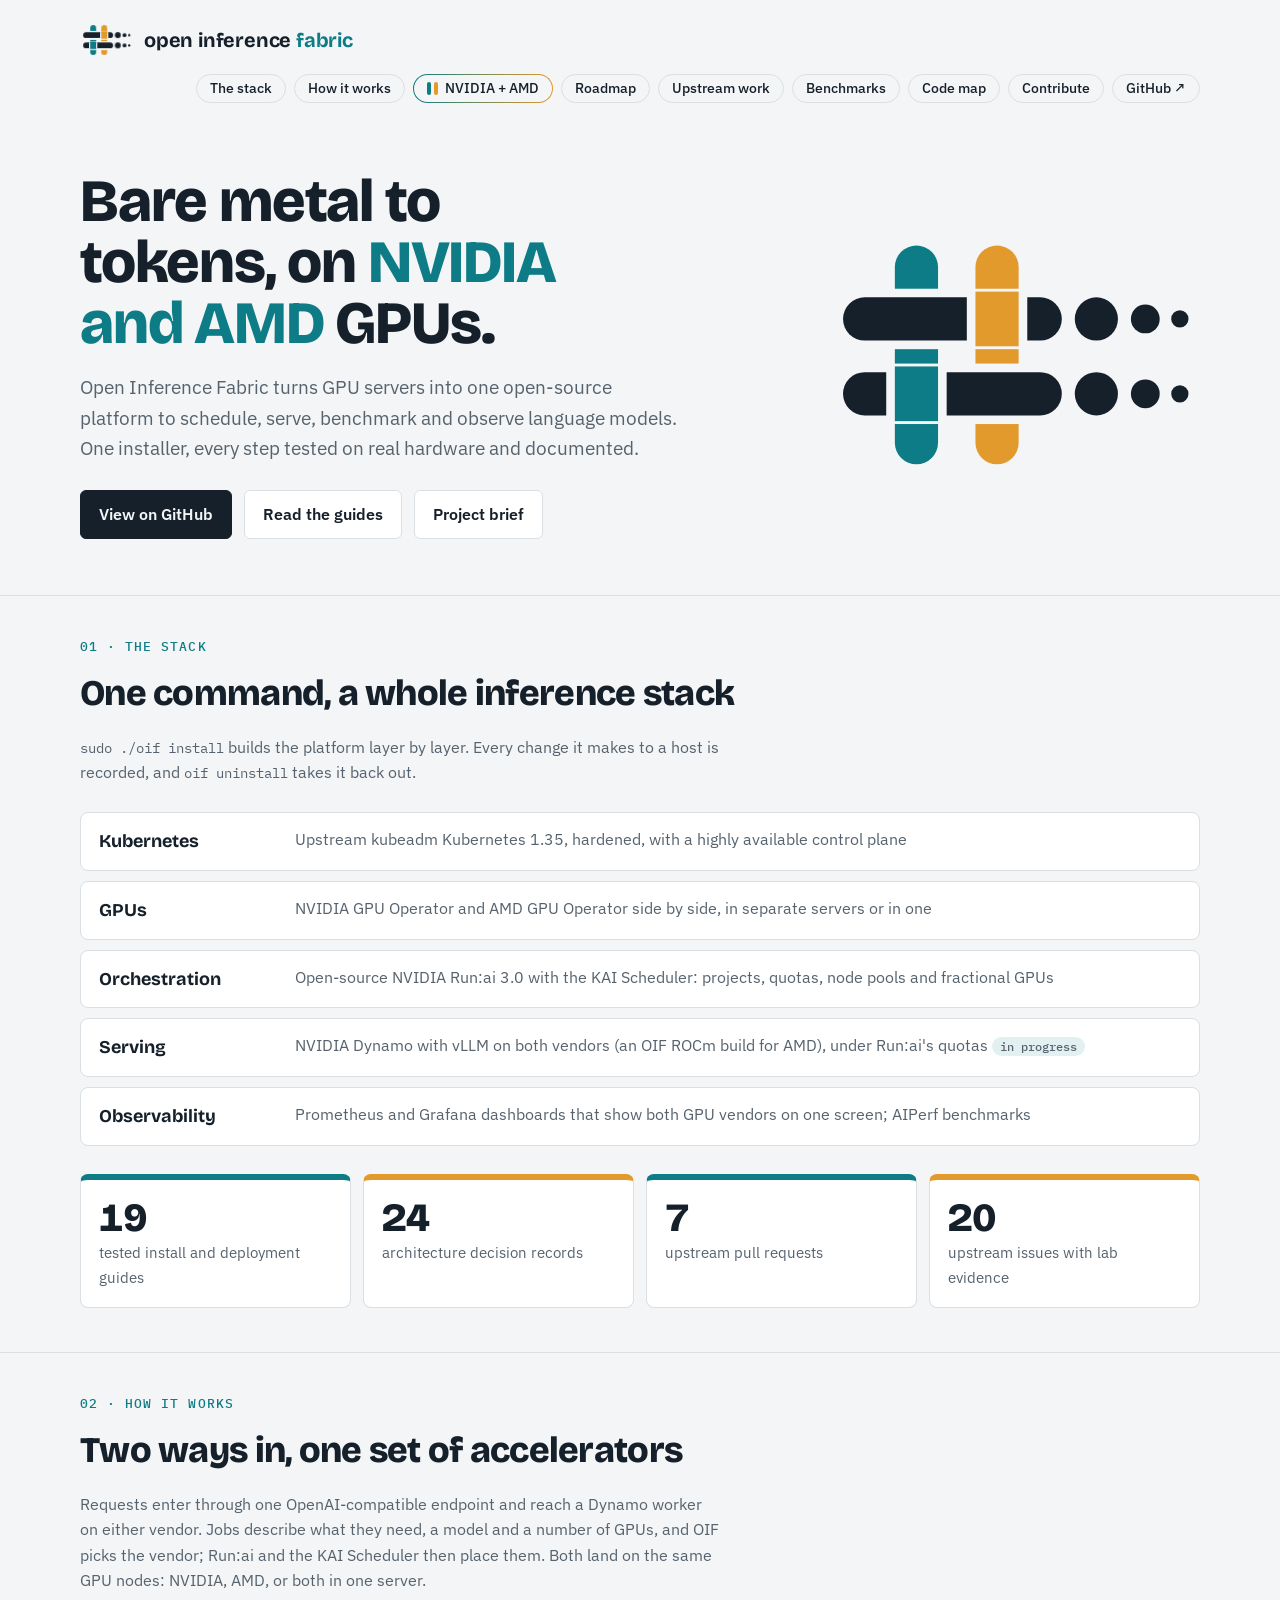
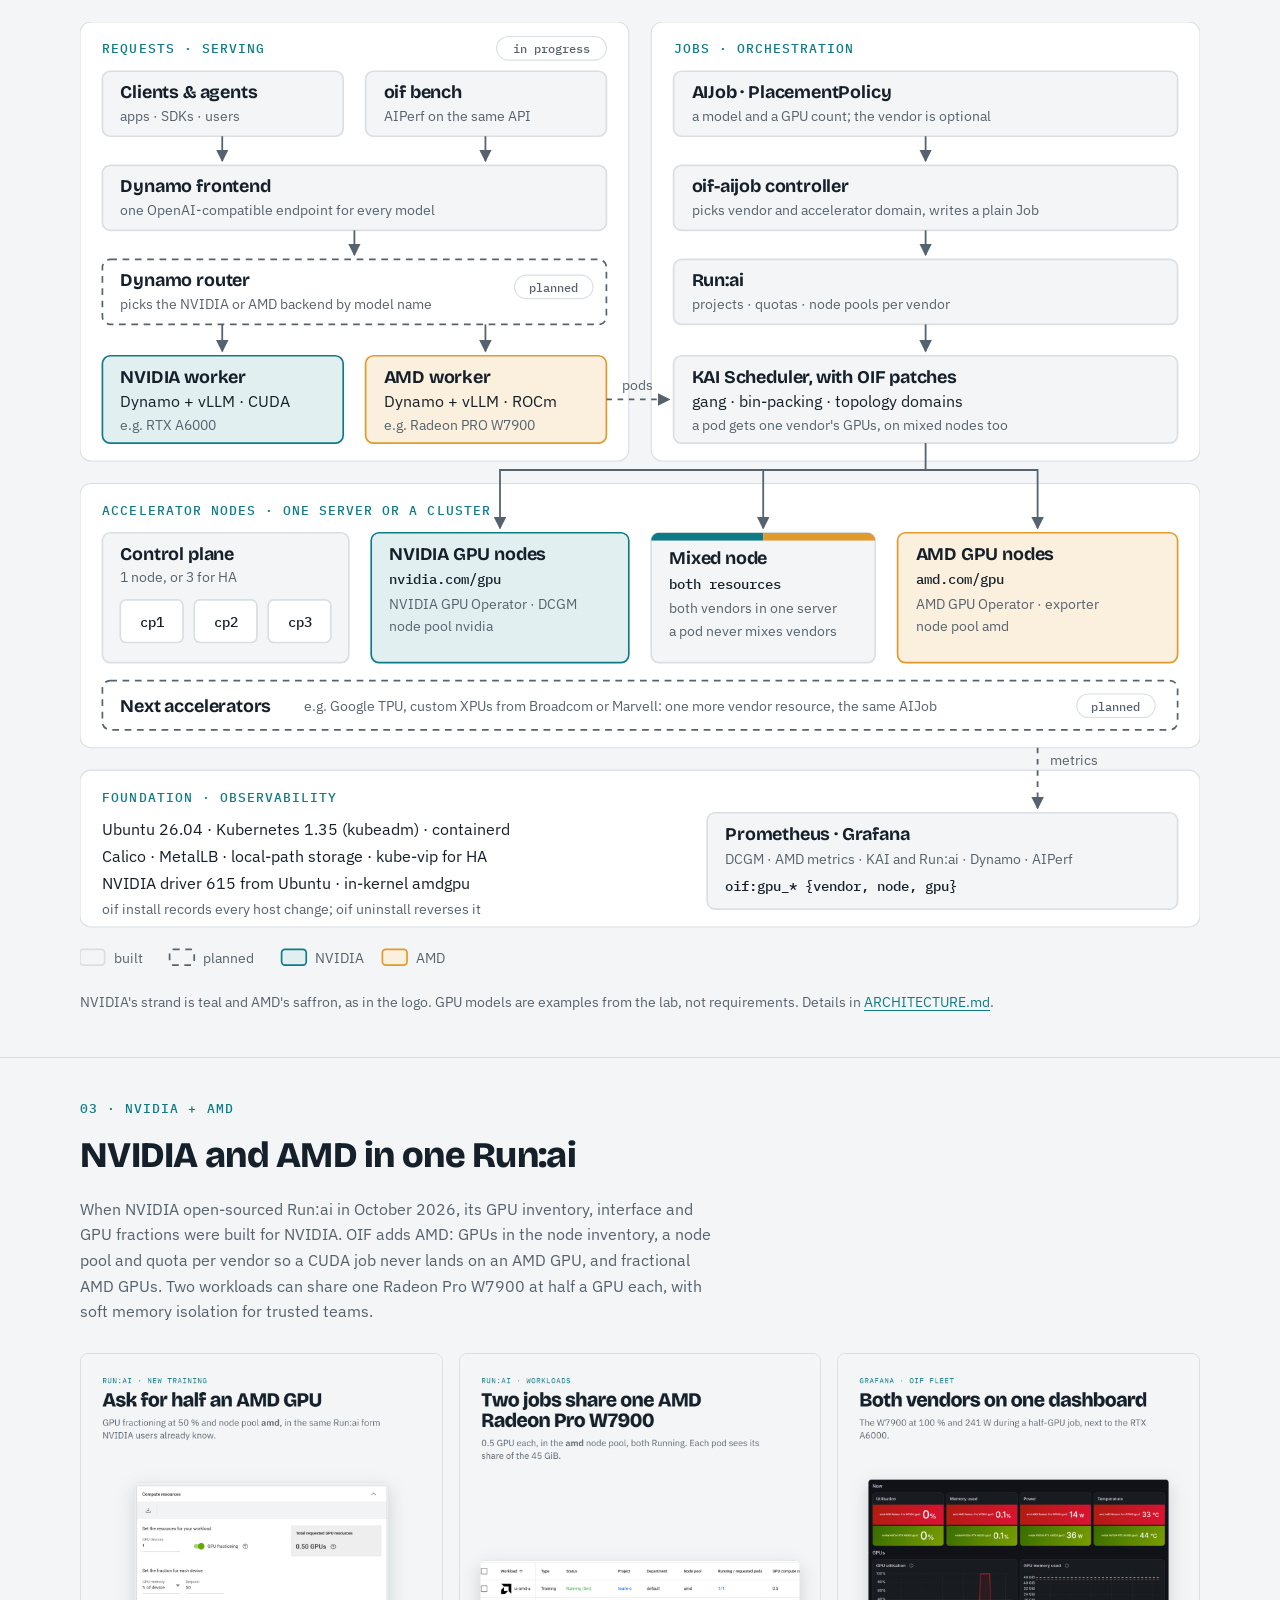
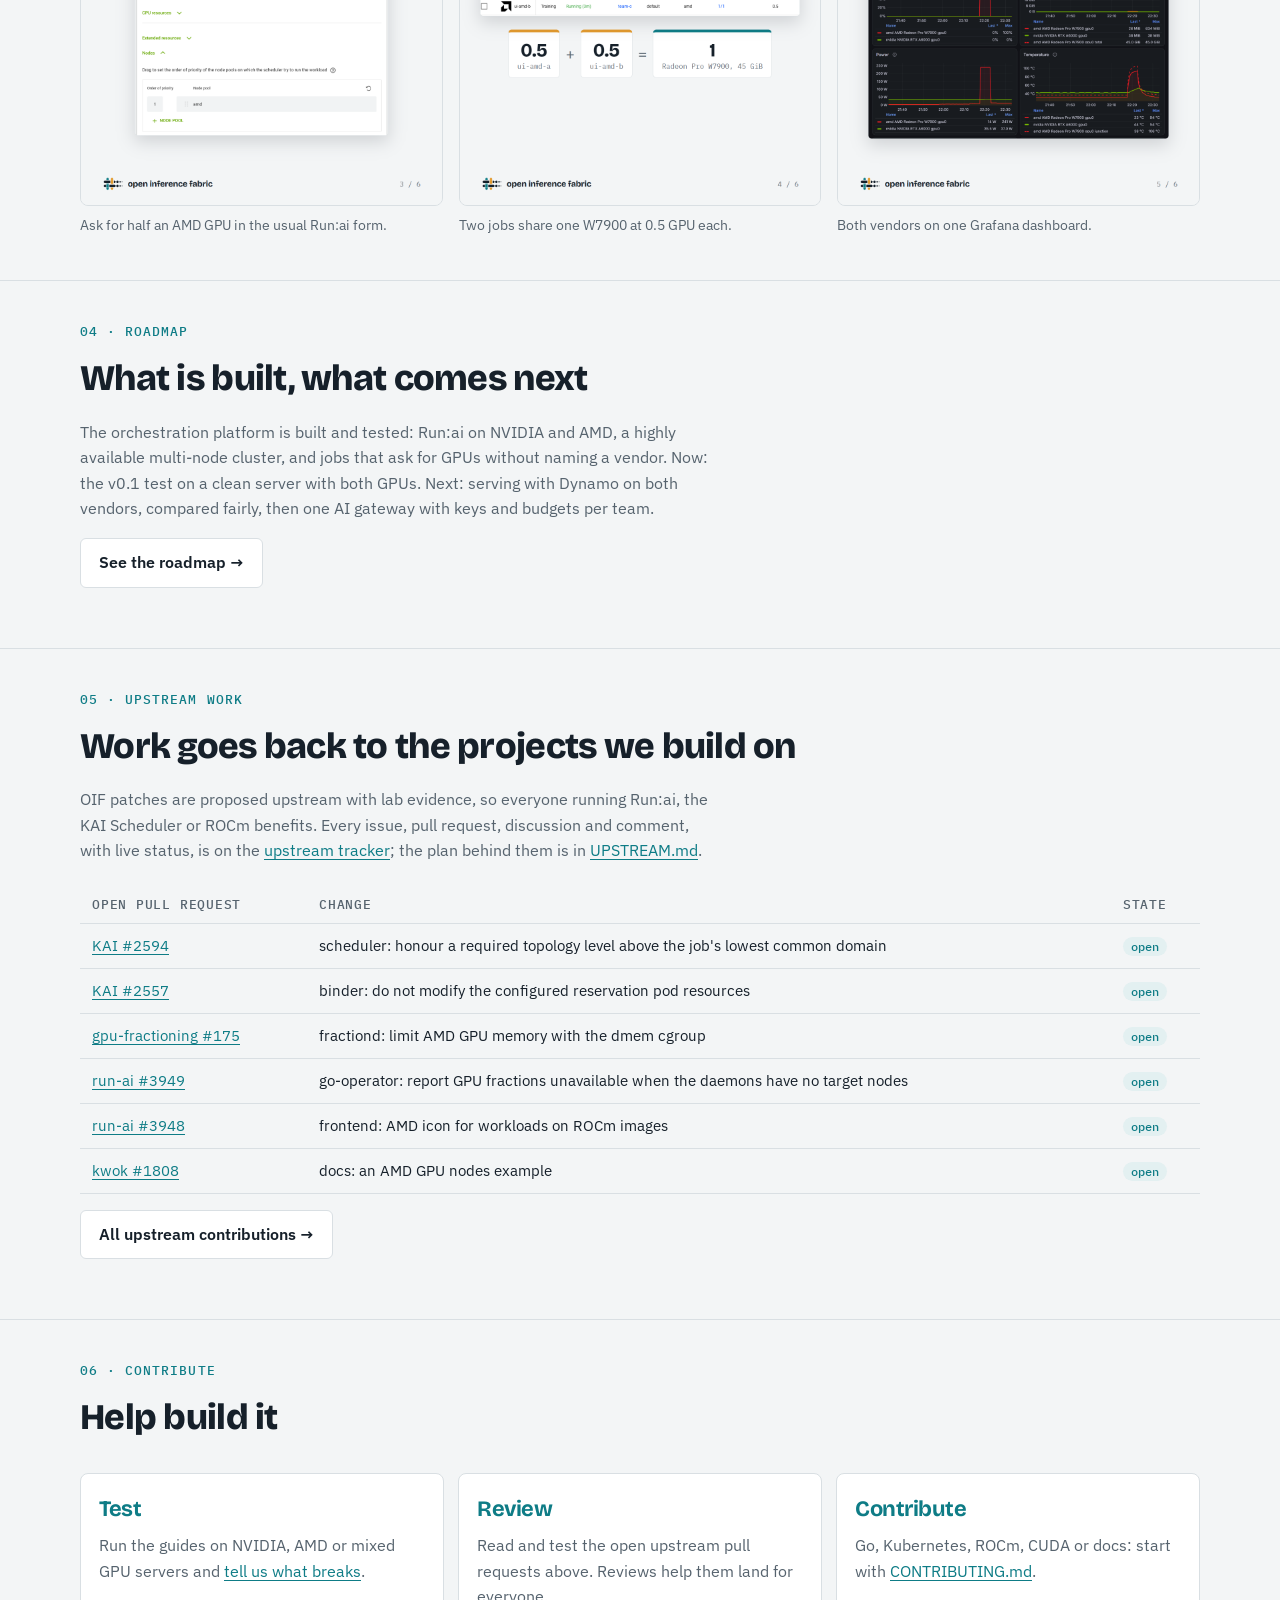
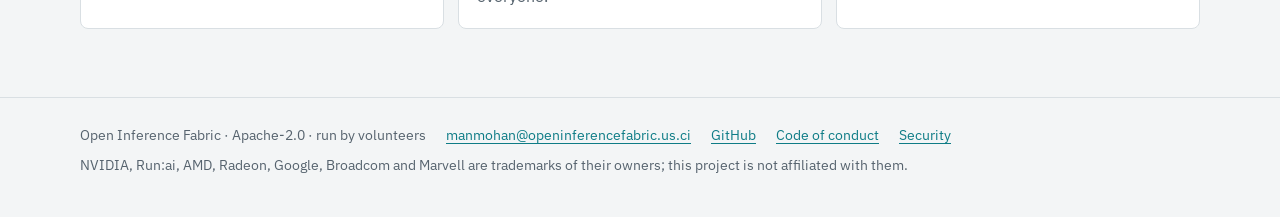
<file: index.html>
<!doctype html>
<html lang="en">
<head>
<meta charset="utf-8">
<meta name="viewport" content="width=device-width, initial-scale=1, viewport-fit=cover">
<title>Open Inference Fabric</title>
<meta name="description" content="Open source, bare metal to tokens: one platform to schedule, serve, benchmark and observe LLMs on NVIDIA and AMD GPUs.">
<meta property="og:title" content="Open Inference Fabric">
<meta property="og:description" content="Open source, bare metal to tokens: Run:ai, KAI Scheduler and Dynamo on NVIDIA and AMD GPUs.">
<meta property="og:image" content="https://openinferencefabric.github.io/img/oif-social-light-1280x640.png">
<meta property="og:url" content="https://openinferencefabric.github.io/">
<meta name="twitter:card" content="summary_large_image">
<link rel="icon" href="img/oif-icon-light-32.png" sizes="32x32">
<link rel="apple-touch-icon" href="img/oif-icon-light-180.png">
<link rel="preconnect" href="https://fonts.googleapis.com">
<link rel="stylesheet" href="https://fonts.googleapis.com/css2?family=Bricolage+Grotesque:opsz,wght@12..96,600;12..96,800&family=IBM+Plex+Sans:wght@400;500;600&family=IBM+Plex+Mono:wght@400;500&display=swap">
<link rel="stylesheet" href="site.css">
<style>
/* Layout: one column of sections on a quiet paper ground; the brand weave carries the colour. */
:root {
  --bg: #F3F5F6; --surface: #FFFFFF; --fg: #16202A; --muted: #56636E; --line: #D9DFE3;
  --teal: #0E7C86; --saffron: #E39A2D; --ink: #16202A; --tint: #E3F0F1;
  --display: "Bricolage Grotesque", "Segoe UI", system-ui, sans-serif;
  --body: "IBM Plex Sans", "Segoe UI", system-ui, sans-serif;
  --mono: "IBM Plex Mono", ui-monospace, Consolas, monospace;
  color-scheme: light;
}
@media (prefers-color-scheme: dark) {
  :root { --bg: #0E141A; --surface: #151D25; --fg: #E6EBEE; --muted: #9AA6B0; --line: #26313B;
    --teal: #2BA7B1; --saffron: #F0AE48; --ink: #E6EBEE; --tint: #13262A; color-scheme: dark; }
}
* { box-sizing: border-box; }
html, body { margin: 0; }
body { background: var(--bg); color: var(--fg); font: 16px/1.6 var(--body); }
a { color: var(--teal); text-underline-offset: 3px; }
a:focus-visible { outline: 2px solid var(--saffron); outline-offset: 2px; }
.wrap { max-width: 1160px; margin: 0 auto; padding-left: max(20px, env(safe-area-inset-left)); padding-right: max(20px, env(safe-area-inset-right)); }
h1, h2, h3 { font-family: var(--display); letter-spacing: -0.02em; text-wrap: balance; margin: 0; }
.hero { padding-block: 48px 56px; display: grid; grid-template-columns: 1.25fr 1fr; gap: 40px; align-items: center; }
.hero h1 { font-size: clamp(36px, 5.4vw, 60px); font-weight: 800; line-height: 1.02; }
.hero h1 em { font-style: normal; color: var(--teal); }
.hero p { font-size: 19px; color: var(--muted); max-width: 56ch; margin: 18px 0 0; }
.cta { display: flex; gap: 12px; flex-wrap: wrap; margin-top: 26px; }
.btn { display: inline-block; padding: 11px 18px; border-radius: 6px; font-weight: 600; text-decoration: none; border: 1px solid var(--line); color: var(--fg); background: var(--surface); }
.btn.primary { background: var(--ink); color: var(--bg); border-color: var(--ink); }
.hero .mark svg { width: 100%; max-width: 380px; height: auto; display: block; margin-left: auto; }
section { padding-block: 44px; border-top: 1px solid var(--line); }
.eyebrow { font: 500 13px/1 var(--mono); letter-spacing: 0.08em; text-transform: uppercase; color: var(--teal); margin-bottom: 12px; }
h2 { font-size: clamp(26px, 3.4vw, 36px); font-weight: 800; }
.lede { color: var(--muted); max-width: 64ch; margin: 12px 0 0; }
.stack { margin-top: 26px; display: grid; gap: 10px; }
.layer { display: grid; grid-template-columns: 180px 1fr; gap: 16px; background: var(--surface); border: 1px solid var(--line); border-radius: 8px; padding: 14px 18px; }
.layer b { font-family: var(--display); font-size: 18px; }
.layer span { color: var(--muted); min-width: 0; }
.stats { margin-top: 28px; display: grid; grid-template-columns: repeat(4, 1fr); gap: 12px; }
.stat { background: var(--surface); border: 1px solid var(--line); border-top: 6px solid var(--saffron); border-radius: 8px; padding: 16px 18px; }
.stat:nth-child(odd) { border-top-color: var(--teal); }
.stat b { display: block; font: 800 40px/1.1 var(--display); letter-spacing: -0.02em; font-variant-numeric: tabular-nums; }
.stat span { color: var(--muted); font-size: 15px; }
.shots { margin-top: 28px; display: grid; grid-template-columns: repeat(3, 1fr); gap: 16px; }
.shots figure { margin: 0; }
.shots img { width: 100%; height: auto; border-radius: 8px; border: 1px solid var(--line); display: block; }
.shots figcaption { font-size: 14px; color: var(--muted); margin-top: 8px; }
table { border-collapse: collapse; width: 100%; margin-top: 22px; font-size: 15px; }
.tbl { overflow-x: auto; }
th, td { text-align: left; padding: 10px 12px; border-bottom: 1px solid var(--line); vertical-align: top; }
th { font: 500 13px var(--mono); letter-spacing: 0.06em; text-transform: uppercase; color: var(--muted); }
td code, .mono { font-family: var(--mono); font-size: 14px; }
.state { display: inline-block; font: 500 12px var(--mono); padding: 2px 8px; border-radius: 999px; background: var(--tint); color: var(--teal); white-space: nowrap; }
.arch { margin: 28px 0 0; }
.arch-scroll { overflow-x: auto; -webkit-overflow-scrolling: touch; }
.arch svg { display: block; width: 100%; min-width: 760px; height: auto; }
.arch text { fill: var(--fg); font: 14px var(--body); }
.arch .t { font: 700 16px var(--display); letter-spacing: -0.01em; }
.arch .s { fill: var(--muted); font-size: 12.5px; }
.arch .m { font: 500 12.5px var(--mono); }
.arch .e { fill: var(--teal); font: 500 11.5px var(--mono); letter-spacing: 0.08em; }
.arch .p { fill: var(--muted); font: 500 11px var(--mono); }
.arch .lane { fill: var(--surface); stroke: var(--line); }
.arch .box { fill: var(--bg); stroke: var(--line); stroke-width: 1.5; }
.arch .box.plan { fill: none; stroke: var(--muted); stroke-dasharray: 6 5; }
.arch .box.nv { fill: color-mix(in srgb, var(--teal) 12%, var(--surface)); stroke: var(--teal); }
.arch .box.amd { fill: color-mix(in srgb, var(--saffron) 16%, var(--surface)); stroke: var(--saffron); }
.arch .bar-nv { fill: var(--teal); } .arch .bar-amd { fill: var(--saffron); }
.arch .cp { fill: var(--surface); stroke: var(--line); stroke-width: 1.5; }
.arch .pill { fill: none; stroke: var(--line); }
.arch .ln { fill: none; stroke: var(--muted); stroke-width: 1.6; marker-end: url(#arch-ah); }
.arch .ln.d { stroke-dasharray: 5 5; }
.arch figcaption { font-size: 14px; color: var(--muted); margin-top: 10px; }
.join { display: grid; grid-template-columns: repeat(3, 1fr); gap: 14px; margin-top: 26px; }
.join div { background: var(--surface); border: 1px solid var(--line); border-radius: 8px; padding: 18px; }
.join h3 { font-size: 22px; color: var(--teal); }
.join p { margin: 6px 0 0; color: var(--muted); }
@media (max-width: 820px) {
  .hero { grid-template-columns: 1fr; padding-block: 28px 40px; }
  .hero .mark { display: none; }
  .stats { grid-template-columns: repeat(2, 1fr); }
  .shots, .join { grid-template-columns: 1fr; }
  .layer { grid-template-columns: 1fr; gap: 2px; }
}
</style>
</head>
<body>

<!-- site-head -->
<header class="site-head"><div class="site-in">
    <a class="site-brand" href="./" aria-label="Open Inference Fabric home"><svg class="wv" viewBox="0 0 132 100" aria-hidden="true"><rect class="wv-x wv-warp" x="26" y="12" width="15" height="76" rx="7.5" style="fill:var(--teal)"/><rect class="wv-x wv-warp s" x="54" y="12" width="15" height="76" rx="7.5" style="fill:var(--saffron)"/><g class="wv-x wv-weft"><rect x="8" y="27" width="76" height="21" style="fill:var(--bg)"/><rect x="8" y="30" width="76" height="15" rx="7.5" style="fill:var(--ink)"/></g><g class="wv-x wv-weft b"><rect x="8" y="53" width="76" height="21" style="fill:var(--bg)"/><rect x="8" y="56" width="76" height="15" rx="7.5" style="fill:var(--ink)"/></g><g class="wv-x wv-cross"><rect x="51" y="29" width="21" height="17" style="fill:var(--bg)"/><rect x="54" y="28" width="15" height="19" style="fill:var(--saffron)"/></g><g class="wv-x wv-cross b"><rect x="23" y="55" width="21" height="17" style="fill:var(--bg)"/><rect x="26" y="54" width="15" height="19" style="fill:var(--teal)"/></g><circle class="wv-x wv-tok r1 t1" cx="96" cy="37.5" r="7.5" style="fill:var(--ink)"/><circle class="wv-x wv-tok r1 t2" cx="113" cy="37.5" r="5" style="fill:var(--ink)"/><circle class="wv-x wv-tok r1 t3" cx="125" cy="37.5" r="3" style="fill:var(--ink)"/><circle class="wv-x wv-tok r2 t1" cx="96" cy="63.5" r="7.5" style="fill:var(--ink)"/><circle class="wv-x wv-tok r2 t2" cx="113" cy="63.5" r="5" style="fill:var(--ink)"/><circle class="wv-x wv-tok r2 t3" cx="125" cy="63.5" r="3" style="fill:var(--ink)"/></svg><b>open inference <span>fabric</span></b></a>
    <nav class="site-nav" aria-label="Main">
      <a href="#stack">The stack</a>
      <a href="#architecture">How it works</a>
      <a class="duo" href="#amd"><i></i>NVIDIA + AMD</a>
      <a href="roadmap/">Roadmap</a>
      <a href="upstream/">Upstream work</a>
      <a href="benchmarks/">Benchmarks</a>
      <a href="code-map/">Code map</a>
      <a href="#contribute">Contribute</a>
      <a href="https://github.com/openinferencefabric/oif">GitHub ↗</a>
    </nav>
</div></header>
<!-- /site-head -->

<div class="wrap">

  <div class="hero">
    <div>
      <h1>Bare metal to tokens, on <em>NVIDIA and AMD</em> GPUs.</h1>
      <p>Open Inference Fabric turns GPU servers into one open-source platform to schedule, serve, benchmark and observe language models. One installer, every step tested on real hardware and documented.</p>
      <div class="cta">
        <a class="btn primary" href="https://github.com/openinferencefabric/oif">View on GitHub</a>
        <a class="btn" href="https://github.com/openinferencefabric/oif/tree/main/docs/guides">Read the guides</a>
        <a class="btn" href="https://github.com/openinferencefabric/oif/blob/main/docs/PROJECT-BRIEF.md">Project brief</a>
      </div>
    </div>
    <div class="mark">
<!-- hero-mark -->
<svg class="wv wv-loop" viewBox="0 0 132 100" role="img" aria-label="Open Inference Fabric logo"><rect class="wv-x wv-warp" x="26" y="12" width="15" height="76" rx="7.5" style="fill:var(--teal)"/><rect class="wv-x wv-warp s" x="54" y="12" width="15" height="76" rx="7.5" style="fill:var(--saffron)"/><g class="wv-x wv-weft"><rect x="8" y="27" width="76" height="21" style="fill:var(--bg)"/><rect x="8" y="30" width="76" height="15" rx="7.5" style="fill:var(--ink)"/></g><g class="wv-x wv-weft b"><rect x="8" y="53" width="76" height="21" style="fill:var(--bg)"/><rect x="8" y="56" width="76" height="15" rx="7.5" style="fill:var(--ink)"/></g><g class="wv-x wv-cross"><rect x="51" y="29" width="21" height="17" style="fill:var(--bg)"/><rect x="54" y="28" width="15" height="19" style="fill:var(--saffron)"/></g><g class="wv-x wv-cross b"><rect x="23" y="55" width="21" height="17" style="fill:var(--bg)"/><rect x="26" y="54" width="15" height="19" style="fill:var(--teal)"/></g><circle class="wv-x wv-tok r1 t1" cx="96" cy="37.5" r="7.5" style="fill:var(--ink)"/><circle class="wv-x wv-tok r1 t2" cx="113" cy="37.5" r="5" style="fill:var(--ink)"/><circle class="wv-x wv-tok r1 t3" cx="125" cy="37.5" r="3" style="fill:var(--ink)"/><circle class="wv-x wv-tok r2 t1" cx="96" cy="63.5" r="7.5" style="fill:var(--ink)"/><circle class="wv-x wv-tok r2 t2" cx="113" cy="63.5" r="5" style="fill:var(--ink)"/><circle class="wv-x wv-tok r2 t3" cx="125" cy="63.5" r="3" style="fill:var(--ink)"/></svg>
<!-- /hero-mark -->
</div>
  </div>
</div>

<section id="stack"><div class="wrap">
  <div class="eyebrow">01 · The stack</div>
  <h2>One command, a whole inference stack</h2>
  <p class="lede"><code class="mono">sudo ./oif install</code> builds the platform layer by layer. Every change it makes to a host is recorded, and <code class="mono">oif uninstall</code> takes it back out.</p>
  <div class="stack">
    <div class="layer"><b>Kubernetes</b><span>Upstream kubeadm Kubernetes 1.35, hardened, with a highly available control plane</span></div>
    <div class="layer"><b>GPUs</b><span>NVIDIA GPU Operator and AMD GPU Operator side by side, in separate servers or in one</span></div>
    <div class="layer"><b>Orchestration</b><span>Open-source NVIDIA Run:ai 3.0 with the KAI Scheduler: projects, quotas, node pools and fractional GPUs</span></div>
    <div class="layer"><b>Serving</b><span>NVIDIA Dynamo with vLLM on both vendors (an OIF ROCm build for AMD), under Run:ai's quotas <span class="state">in progress</span></span></div>
    <div class="layer"><b>Observability</b><span>Prometheus and Grafana dashboards that show both GPU vendors on one screen; AIPerf benchmarks</span></div>
  </div>
  <div class="stats">
    <div class="stat"><b>19</b><span>tested install and deployment guides</span></div>
    <div class="stat"><b>24</b><span>architecture decision records</span></div>
    <div class="stat"><b>7</b><span>upstream pull requests</span></div>
    <div class="stat"><b>20</b><span>upstream issues with lab evidence</span></div>
  </div>
</div></section>

<section id="architecture"><div class="wrap">
  <div class="eyebrow">02 · How it works</div>
  <h2>Two ways in, one set of accelerators</h2>
  <p class="lede">Requests enter through one OpenAI-compatible endpoint and reach a Dynamo worker on either vendor. Jobs describe what they need, a model and a number of GPUs, and OIF picks the vendor; Run:ai and the KAI Scheduler then place them. Both land on the same GPU nodes: NVIDIA, AMD, or both in one server.</p>
  <figure class="arch">
    <div class="arch-scroll">
    <svg viewBox="0 0 1000 856" role="img" aria-labelledby="arch-t arch-d">
      <title id="arch-t">Open Inference Fabric architecture</title>
      <desc id="arch-d">Left, the serving path: clients and the oif bench load generator call the Dynamo frontend's OpenAI-compatible endpoint; a router (planned) picks an NVIDIA worker or an AMD worker, both Dynamo with vLLM. Right, the job path: an AIJob with a PlacementPolicy, the oif-aijob controller that picks vendor and accelerator domain, Run:ai projects, quotas and node pools, and the KAI Scheduler with OIF patches, which also schedules the Dynamo workers. KAI binds pods to NVIDIA GPU nodes, mixed nodes with both vendors, or AMD GPU nodes, next to a one- or three-node control plane; a placeholder marks accelerators planned next, such as Google TPUs and custom XPUs from Broadcom or Marvell. Underneath: Ubuntu 26.04, Kubernetes 1.35, containerd, Calico, MetalLB, local-path storage and kube-vip, with Prometheus and Grafana collecting metrics from both vendors.</desc>
      <defs>
        <marker id="arch-ah" viewBox="0 0 10 10" refX="9" refY="5" markerWidth="7" markerHeight="7" orient="auto-start-reverse"><path d="M0 0L10 5L0 10z" style="fill:var(--muted)"/></marker>
      </defs>

      <!-- serving path -->
      <rect class="lane" x="0" y="0" width="490" height="392" rx="10"/>
      <text class="e" x="20" y="28">REQUESTS · SERVING</text>
      <rect class="pill" x="372" y="13" width="98" height="21" rx="10.5"/><text class="p" x="421" y="28" text-anchor="middle">in progress</text>
      <rect class="box" x="20" y="44" width="215" height="58" rx="7"/>
      <text class="t" x="36" y="68">Clients &amp; agents</text><text class="s" x="36" y="88">apps · SDKs · users</text>
      <rect class="box" x="255" y="44" width="215" height="58" rx="7"/>
      <text class="t" x="271" y="68">oif bench</text><text class="s" x="271" y="88">AIPerf on the same API</text>
      <path class="ln" d="M127 102V124"/><path class="ln" d="M362 102V124"/>
      <rect class="box" x="20" y="128" width="450" height="58" rx="7"/>
      <text class="t" x="36" y="152">Dynamo frontend</text><text class="s" x="36" y="172">one OpenAI-compatible endpoint for every model</text>
      <path class="ln" d="M245 186V208"/>
      <rect class="box plan" x="20" y="212" width="450" height="58" rx="7"/>
      <text class="t" x="36" y="236">Dynamo router</text><text class="s" x="36" y="256">picks the NVIDIA or AMD backend by model name</text>
      <rect class="pill" x="388" y="226" width="70" height="21" rx="10.5"/><text class="p" x="423" y="241" text-anchor="middle">planned</text>
      <path class="ln" d="M127 270V294"/><path class="ln" d="M362 270V294"/>
      <rect class="box nv" x="20" y="298" width="215" height="78" rx="7"/>
      <text class="t" x="36" y="322">NVIDIA worker</text><text x="36" y="344">Dynamo + vLLM · CUDA</text><text class="s" x="36" y="364">e.g. RTX A6000</text>
      <rect class="box amd" x="255" y="298" width="215" height="78" rx="7"/>
      <text class="t" x="271" y="322">AMD worker</text><text x="271" y="344">Dynamo + vLLM · ROCm</text><text class="s" x="271" y="364">e.g. Radeon PRO W7900</text>

      <!-- job path -->
      <rect class="lane" x="510" y="0" width="490" height="392" rx="10"/>
      <text class="e" x="530" y="28">JOBS · ORCHESTRATION</text>
      <rect class="box" x="530" y="44" width="450" height="58" rx="7"/>
      <text class="t" x="546" y="68">AIJob · PlacementPolicy</text><text class="s" x="546" y="88">a model and a GPU count; the vendor is optional</text>
      <path class="ln" d="M755 102V124"/>
      <rect class="box" x="530" y="128" width="450" height="58" rx="7"/>
      <text class="t" x="546" y="152">oif-aijob controller</text><text class="s" x="546" y="172">picks vendor and accelerator domain, writes a plain Job</text>
      <path class="ln" d="M755 186V208"/>
      <rect class="box" x="530" y="212" width="450" height="58" rx="7"/>
      <text class="t" x="546" y="236">Run:ai</text><text class="s" x="546" y="256">projects · quotas · node pools per vendor</text>
      <path class="ln" d="M755 270V294"/>
      <rect class="box" x="530" y="298" width="450" height="78" rx="7"/>
      <text class="t" x="546" y="322">KAI Scheduler, with OIF patches</text><text x="546" y="344">gang · bin-packing · topology domains</text><text class="s" x="546" y="364">a pod gets one vendor's GPUs, on mixed nodes too</text>
      <path class="ln d" d="M470 337H526"/><text class="s" x="498" y="329" text-anchor="middle">pods</text>

      <!-- GPU nodes -->
      <rect class="lane" x="0" y="412" width="1000" height="236" rx="10"/>
      <path class="ln" d="M755 376V400H375V452"/><path class="ln" d="M610 400V452"/><path class="ln" d="M755 400H855V452"/>
      <text class="e" x="20" y="440">ACCELERATOR NODES · ONE SERVER OR A CLUSTER</text>
      <rect class="box" x="20" y="456" width="220" height="116" rx="7"/>
      <text class="t" x="36" y="480">Control plane</text><text class="s" x="36" y="500">1 node, or 3 for HA</text>
      <rect class="cp" x="36" y="516" width="56" height="38" rx="5"/><text class="m" x="64" y="540" text-anchor="middle">cp1</text>
      <rect class="cp" x="102" y="516" width="56" height="38" rx="5"/><text class="m" x="130" y="540" text-anchor="middle">cp2</text>
      <rect class="cp" x="168" y="516" width="56" height="38" rx="5"/><text class="m" x="196" y="540" text-anchor="middle">cp3</text>
      <rect class="box nv" x="260" y="456" width="230" height="116" rx="7"/>
      <text class="t" x="276" y="480">NVIDIA GPU nodes</text><text class="m" x="276" y="502">nvidia.com/gpu</text><text class="s" x="276" y="524">NVIDIA GPU Operator · DCGM</text><text class="s" x="276" y="544">node pool nvidia</text>
      <rect class="box" x="510" y="456" width="200" height="116" rx="7"/>
      <clipPath id="arch-mix"><rect x="510" y="456" width="200" height="116" rx="7"/></clipPath>
      <g clip-path="url(#arch-mix)"><rect class="bar-nv" x="510" y="456" width="100" height="7"/><rect class="bar-amd" x="610" y="456" width="100" height="7"/></g>
      <text class="t" x="526" y="484">Mixed node</text><text class="m" x="526" y="506">both resources</text><text class="s" x="526" y="528">both vendors in one server</text><text class="s" x="526" y="548">a pod never mixes vendors</text>
      <rect class="box amd" x="730" y="456" width="250" height="116" rx="7"/>
      <text class="t" x="746" y="480">AMD GPU nodes</text><text class="m" x="746" y="502">amd.com/gpu</text><text class="s" x="746" y="524">AMD GPU Operator · exporter</text><text class="s" x="746" y="544">node pool amd</text>
      <rect class="box plan" x="20" y="588" width="960" height="44" rx="7"/>
      <text class="t" x="36" y="616">Next accelerators</text><text class="s" x="200" y="615">e.g. Google TPU, custom XPUs from Broadcom or Marvell: one more vendor resource, the same AIJob</text>
      <rect class="pill" x="890" y="600" width="70" height="21" rx="10.5"/><text class="p" x="925" y="615" text-anchor="middle">planned</text>

      <!-- foundation -->
      <g transform="translate(0 56)">
      <rect class="lane" x="0" y="612" width="1000" height="140" rx="10"/>
      <path class="ln d" d="M855 592V646"/><text class="s" x="866" y="607">metrics</text>
      <text class="e" x="20" y="640">FOUNDATION · OBSERVABILITY</text>
      <text x="20" y="670">Ubuntu 26.04 · Kubernetes 1.35 (kubeadm) · containerd</text>
      <text x="20" y="694">Calico · MetalLB · local-path storage · kube-vip for HA</text>
      <text x="20" y="718">NVIDIA driver 615 from Ubuntu · in-kernel amdgpu</text>
      <text class="s" x="20" y="740">oif install records every host change; oif uninstall reverses it</text>
      <rect class="box" x="560" y="650" width="420" height="86" rx="7"/>
      <text class="t" x="576" y="674">Prometheus · Grafana</text><text class="s" x="576" y="696">DCGM · AMD metrics · KAI and Run:ai · Dynamo · AIPerf</text><text class="m" x="576" y="720">oif:gpu_* {vendor, node, gpu}</text>

      <!-- legend -->
      <rect class="box" x="0" y="772" width="22" height="14" rx="3"/><text class="s" x="30" y="784">built</text>
      <rect class="box plan" x="80" y="772" width="22" height="14" rx="3"/><text class="s" x="110" y="784">planned</text>
      <rect class="box nv" x="180" y="772" width="22" height="14" rx="3"/><text class="s" x="210" y="784">NVIDIA</text>
      <rect class="box amd" x="270" y="772" width="22" height="14" rx="3"/><text class="s" x="300" y="784">AMD</text>
      </g>
    </svg>
    </div>
    <figcaption>NVIDIA's strand is teal and AMD's saffron, as in the logo. GPU models are examples from the lab, not requirements. Details in <a href="https://github.com/openinferencefabric/oif/blob/main/docs/ARCHITECTURE.md">ARCHITECTURE.md</a>.</figcaption>
  </figure>
</div></section>

<section id="amd"><div class="wrap">
  <div class="eyebrow">03 · NVIDIA + AMD</div>
  <h2>NVIDIA and AMD in one Run:ai</h2>
  <p class="lede">When NVIDIA open-sourced Run:ai in October 2026, its GPU inventory, interface and GPU fractions were built for NVIDIA. OIF adds AMD: GPUs in the node inventory, a node pool and quota per vendor so a CUDA job never lands on an AMD GPU, and fractional AMD GPUs. Two workloads can share one Radeon Pro W7900 at half a GPU each, with soft memory isolation for trusted teams.</p>
  <div class="shots">
    <figure><img src="img/03-form.png" alt="Run:ai form asking for half an AMD GPU in node pool amd" loading="lazy" width="1080" height="1350"><figcaption>Ask for half an AMD GPU in the usual Run:ai form.</figcaption></figure>
    <figure><img src="img/04-workloads.png" alt="Two Run:ai workloads at 0.5 GPU each on one AMD Radeon Pro W7900" loading="lazy" width="1080" height="1350"><figcaption>Two jobs share one W7900 at 0.5 GPU each.</figcaption></figure>
    <figure><img src="img/05-grafana.png" alt="Grafana dashboard with an AMD and an NVIDIA GPU side by side" loading="lazy" width="1080" height="1350"><figcaption>Both vendors on one Grafana dashboard.</figcaption></figure>
  </div>
</div></section>

<section id="roadmap"><div class="wrap">
  <div class="eyebrow">04 · Roadmap</div>
  <h2>What is built, what comes next</h2>
  <p class="lede">The orchestration platform is built and tested: Run:ai on NVIDIA and AMD, a highly available multi-node cluster, and jobs that ask for GPUs without naming a vendor. Now: the v0.1 test on a clean server with both GPUs. Next: serving with Dynamo on both vendors, compared fairly, then one AI gateway with keys and budgets per team.</p>
  <p style="margin-top:16px"><a class="btn" href="roadmap/">See the roadmap →</a></p>
</div></section>

<section id="upstream"><div class="wrap">
  <div class="eyebrow">05 · Upstream work</div>
  <h2>Work goes back to the projects we build on</h2>
  <p class="lede">OIF patches are proposed upstream with lab evidence, so everyone running Run:ai, the KAI Scheduler or ROCm benefits. Every issue, pull request, discussion and comment, with live status, is on the <a href="upstream/">upstream tracker</a>; the plan behind them is in <a href="https://github.com/openinferencefabric/oif/blob/main/docs/UPSTREAM.md">UPSTREAM.md</a>.</p>
  <div class="tbl"><table>
    <thead><tr><th>Open pull request</th><th>Change</th><th>State</th></tr></thead>
    <tbody>
      <tr><td><a href="https://github.com/kai-scheduler/KAI-Scheduler/pull/2594">KAI #2594</a></td><td>scheduler: honour a required topology level above the job's lowest common domain</td><td><span class="state">open</span></td></tr>
      <tr><td><a href="https://github.com/kai-scheduler/KAI-Scheduler/pull/2557">KAI #2557</a></td><td>binder: do not modify the configured reservation pod resources</td><td><span class="state">open</span></td></tr>
      <tr><td><a href="https://github.com/kai-scheduler/gpu-fractioning/pull/175">gpu-fractioning #175</a></td><td>fractiond: limit AMD GPU memory with the dmem cgroup</td><td><span class="state">open</span></td></tr>
      <tr><td><a href="https://github.com/dsx-ai-factory/run-ai/pull/3949">run-ai #3949</a></td><td>go-operator: report GPU fractions unavailable when the daemons have no target nodes</td><td><span class="state">open</span></td></tr>
      <tr><td><a href="https://github.com/dsx-ai-factory/run-ai/pull/3948">run-ai #3948</a></td><td>frontend: AMD icon for workloads on ROCm images</td><td><span class="state">open</span></td></tr>
      <tr><td><a href="https://github.com/kubernetes-sigs/kwok/pull/1808">kwok #1808</a></td><td>docs: an AMD GPU nodes example</td><td><span class="state">open</span></td></tr>
    </tbody>
  </table></div>
  <p style="margin-top:16px"><a class="btn" href="upstream/">All upstream contributions →</a></p>
</div></section>

<section id="contribute"><div class="wrap">
  <div class="eyebrow">06 · Contribute</div>
  <h2>Help build it</h2>
  <div class="join">
    <div><h3>Test</h3><p>Run the guides on NVIDIA, AMD or mixed GPU servers and <a href="https://github.com/openinferencefabric/oif/issues/new/choose">tell us what breaks</a>.</p></div>
    <div><h3>Review</h3><p>Read and test the open upstream pull requests above. Reviews help them land for everyone.</p></div>
    <div><h3>Contribute</h3><p>Go, Kubernetes, ROCm, CUDA or docs: start with <a href="https://github.com/openinferencefabric/oif/blob/main/CONTRIBUTING.md">CONTRIBUTING.md</a>.</p></div>
  </div>
</div></section>

<!-- site-foot -->
<footer class="site-foot"><div class="site-in">
    <span>Open Inference Fabric · Apache-2.0 · run by volunteers</span>
    <a href="mailto:manmohan@openinferencefabric.us.ci">manmohan@openinferencefabric.us.ci</a>
    <a href="https://github.com/openinferencefabric">GitHub</a>
    <a href="https://github.com/openinferencefabric/oif/blob/main/CODE_OF_CONDUCT.md">Code of conduct</a>
    <a href="https://github.com/openinferencefabric/oif/blob/main/docs/SECURITY.md">Security</a>
    <span class="tm">NVIDIA, Run:ai, AMD, Radeon, Google, Broadcom and Marvell are trademarks of their owners; this project is not affiliated with them.</span>
</div></footer>
<!-- /site-foot -->
</body>
</html>
</file>
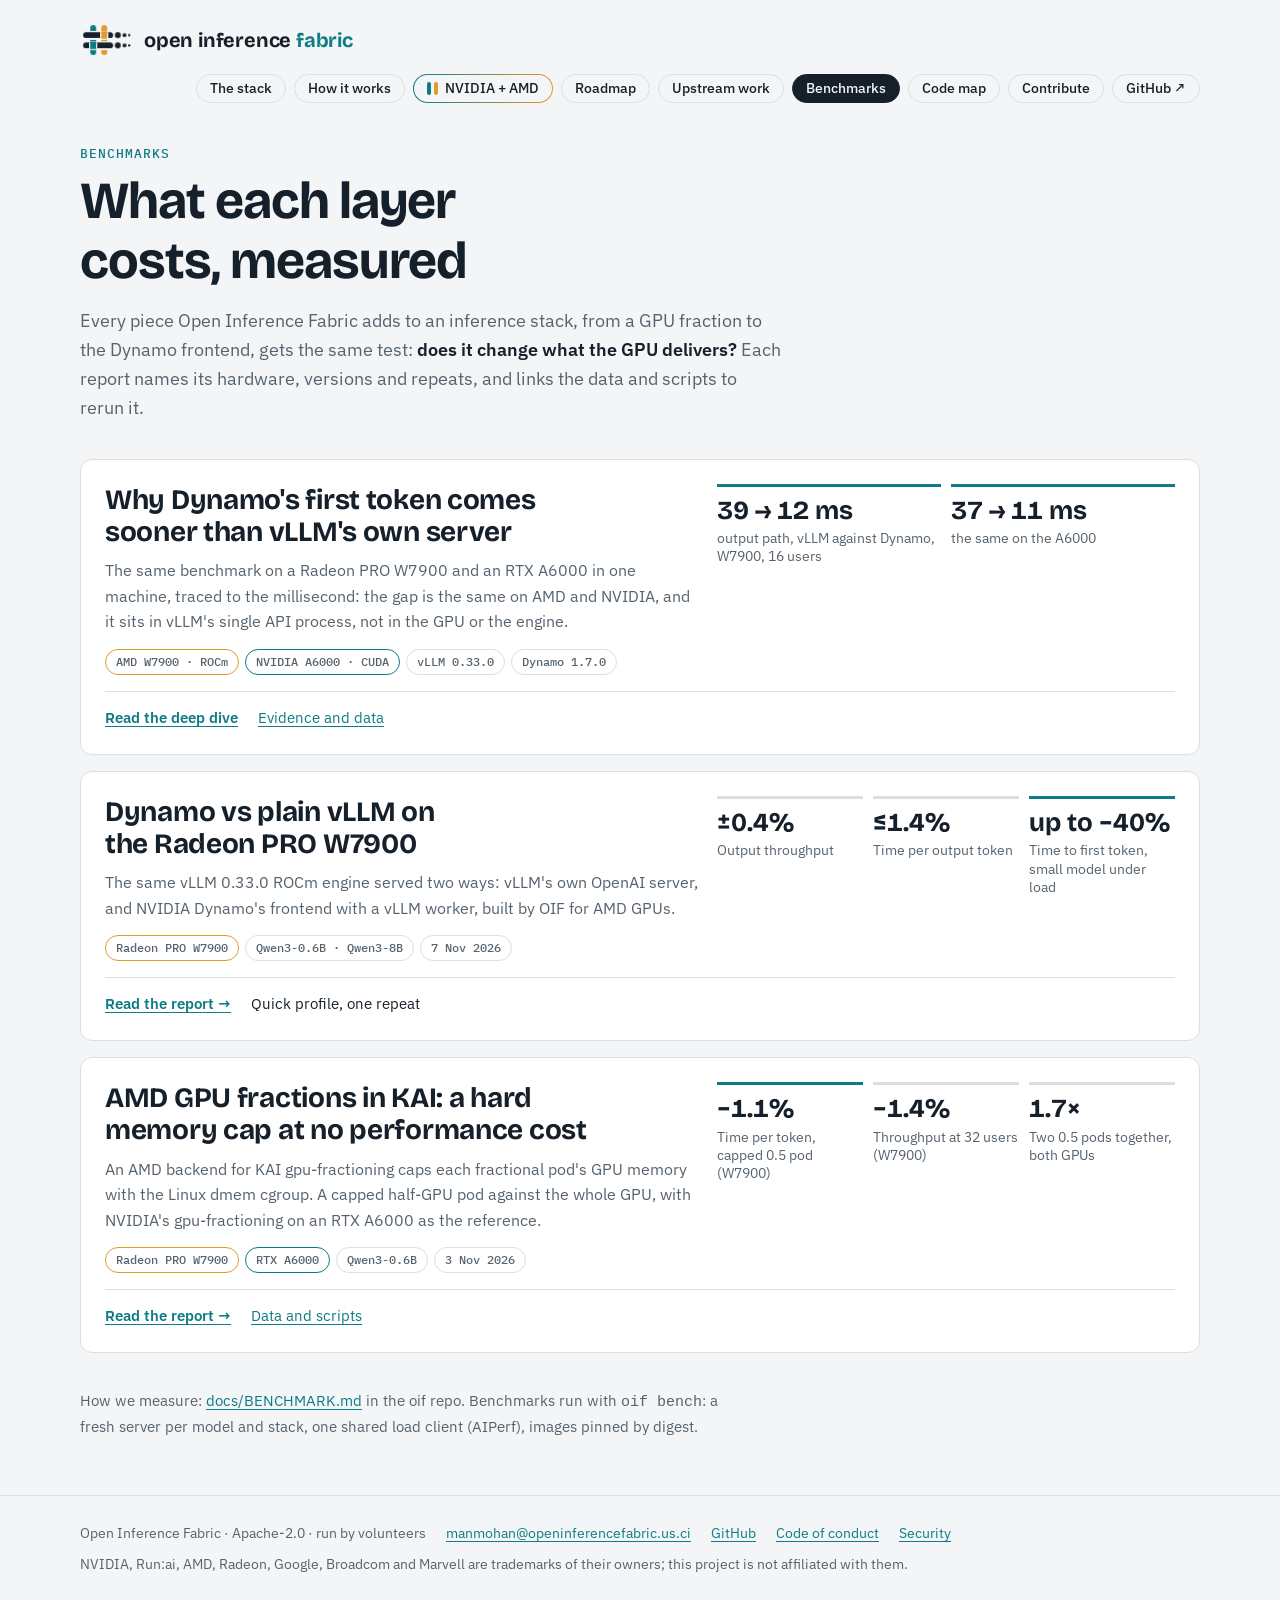
<file: benchmarks/index.html>
<!doctype html>
<html lang="en">
<head>
<meta charset="utf-8">
<meta name="viewport" content="width=device-width, initial-scale=1, viewport-fit=cover">
<title>Benchmarks · Open Inference Fabric</title>
<meta name="description" content="Open Inference Fabric benchmarks on NVIDIA and AMD GPUs: what each layer of the stack costs or gains, with the data and scripts to rerun it.">
<meta property="og:title" content="Open Inference Fabric benchmarks">
<meta property="og:description" content="What each layer of the stack costs or gains on NVIDIA and AMD GPUs, with the data and scripts to rerun it.">
<meta property="og:url" content="https://openinferencefabric.us.ci/benchmarks/">
<meta property="og:image" content="https://openinferencefabric.github.io/img/oif-social-light-1280x640.png">
<link rel="canonical" href="https://openinferencefabric.us.ci/benchmarks/">
<link rel="icon" href="../img/oif-icon-light-32.png" sizes="32x32">
<link rel="apple-touch-icon" href="../img/oif-icon-light-180.png">
<link rel="preconnect" href="https://fonts.googleapis.com">
<link rel="preconnect" href="https://fonts.gstatic.com" crossorigin>
<link rel="stylesheet" href="https://fonts.googleapis.com/css2?family=Bricolage+Grotesque:opsz,wght@12..96,600;12..96,700&family=IBM+Plex+Mono:wght@400;500&family=IBM+Plex+Sans:wght@400;500;600&display=swap">
<link rel="stylesheet" href="../site.css">
<style>
/* Layout: a short intro, then one card per report; each card leads with its question and the measured answer. */
:root {
  --bg: #F3F5F6;
  --panel: #FFFFFF;
  --line: #D9DFE3;
  --ink: #16202A;
  --muted: #56636E;
  --teal: #0E7C86;
  --saffron: #E39A2D;
  --display: "Bricolage Grotesque", "Segoe UI", system-ui, sans-serif;
  --body: "IBM Plex Sans", "Segoe UI", system-ui, sans-serif;
  --mono: "IBM Plex Mono", ui-monospace, "Cascadia Mono", Consolas, monospace;
}
@media (prefers-color-scheme: dark) {
  :root:not([data-theme="light"]) {
    --bg: #0E141A; --panel: #151D25; --line: #26313B; --ink: #E6EBEE; --muted: #9AA6B0;
    --teal: #2BA7B1; --saffron: #F0AE48; color-scheme: dark;
  }
}
:root[data-theme="dark"] {
  --bg: #0E141A; --panel: #151D25; --line: #26313B; --ink: #E6EBEE; --muted: #9AA6B0;
  --teal: #2BA7B1; --saffron: #F0AE48; color-scheme: dark;
}
* { box-sizing: border-box; }
html { padding-block: env(safe-area-inset-top, 0px) env(safe-area-inset-bottom, 0px); }
body { margin: 0; background: var(--bg); color: var(--ink); font: 400 16px/1.6 var(--body); }
.wrap { max-width: 1160px; margin: 0 auto; padding: 24px max(20px, env(safe-area-inset-right)) 32px max(20px, env(safe-area-inset-left)); display: grid; gap: 36px; }
h1, h2, h3 { font-family: var(--display); text-wrap: balance; margin: 0; line-height: 1.15; }
h1 { font-size: clamp(32px, 5.4vw, 52px); font-weight: 700; letter-spacing: -0.02em; max-width: 20ch; }
.lede { font-size: 18px; color: var(--muted); max-width: 64ch; margin: 16px 0 0; }
.lede strong { color: var(--ink); font-weight: 600; }
a { color: var(--teal); text-underline-offset: 3px; }
a:focus-visible { outline: 2px solid var(--saffron); outline-offset: 2px; border-radius: 4px; }

.reports { display: grid; gap: 16px; }
.card { background: var(--panel); border: 1px solid var(--line); border-radius: 12px; padding: 24px; display: grid; gap: 16px;
  grid-template-columns: minmax(0, 1.3fr) minmax(0, 1fr); align-items: start; }
.card h2 { font-size: clamp(22px, 3vw, 28px); font-weight: 700; letter-spacing: -0.01em; }
.card h2 a { color: var(--ink); text-decoration: none; }
.card h2 a:hover { color: var(--teal); }
.card p { margin: 10px 0 0; color: var(--muted); max-width: 60ch; }
.tags { display: flex; flex-wrap: wrap; gap: 6px; margin-top: 14px; }
.tag { font: 500 12px/1 var(--mono); border: 1px solid var(--line); border-radius: 999px; padding: 6px 10px; color: var(--muted); }
.tag.amd { border-color: var(--saffron); }
.tag.nv { border-color: var(--teal); }
.kpis { display: grid; grid-template-columns: repeat(auto-fit, minmax(130px, 1fr)); gap: 10px; }
.kpi { border-top: 3px solid var(--line); padding-top: 10px; min-width: 0; }
.kpi.hi { border-top-color: var(--teal); }
.kpi .v { font: 700 26px/1.1 var(--display); font-variant-numeric: tabular-nums; }
.kpi .k { font-size: 13.5px; color: var(--muted); margin-top: 4px; line-height: 1.35; }
.open { grid-column: 1 / -1; display: flex; flex-wrap: wrap; gap: 8px 20px; font-size: 15px; padding-top: 14px; border-top: 1px solid var(--line); }
.open a.go { font-weight: 600; }
.method { font-size: 15px; color: var(--muted); max-width: 72ch; margin: 0; }
@media (max-width: 760px) { .card { grid-template-columns: 1fr; padding: 20px; } }
</style>
</head>
<body>
<!-- site-head -->
<header class="site-head"><div class="site-in">
    <a class="site-brand" href="../" aria-label="Open Inference Fabric home"><svg class="wv" viewBox="0 0 132 100" aria-hidden="true"><rect class="wv-x wv-warp" x="26" y="12" width="15" height="76" rx="7.5" style="fill:var(--teal)"/><rect class="wv-x wv-warp s" x="54" y="12" width="15" height="76" rx="7.5" style="fill:var(--saffron)"/><g class="wv-x wv-weft"><rect x="8" y="27" width="76" height="21" style="fill:var(--bg)"/><rect x="8" y="30" width="76" height="15" rx="7.5" style="fill:var(--ink)"/></g><g class="wv-x wv-weft b"><rect x="8" y="53" width="76" height="21" style="fill:var(--bg)"/><rect x="8" y="56" width="76" height="15" rx="7.5" style="fill:var(--ink)"/></g><g class="wv-x wv-cross"><rect x="51" y="29" width="21" height="17" style="fill:var(--bg)"/><rect x="54" y="28" width="15" height="19" style="fill:var(--saffron)"/></g><g class="wv-x wv-cross b"><rect x="23" y="55" width="21" height="17" style="fill:var(--bg)"/><rect x="26" y="54" width="15" height="19" style="fill:var(--teal)"/></g><circle class="wv-x wv-tok r1 t1" cx="96" cy="37.5" r="7.5" style="fill:var(--ink)"/><circle class="wv-x wv-tok r1 t2" cx="113" cy="37.5" r="5" style="fill:var(--ink)"/><circle class="wv-x wv-tok r1 t3" cx="125" cy="37.5" r="3" style="fill:var(--ink)"/><circle class="wv-x wv-tok r2 t1" cx="96" cy="63.5" r="7.5" style="fill:var(--ink)"/><circle class="wv-x wv-tok r2 t2" cx="113" cy="63.5" r="5" style="fill:var(--ink)"/><circle class="wv-x wv-tok r2 t3" cx="125" cy="63.5" r="3" style="fill:var(--ink)"/></svg><b>open inference <span>fabric</span></b></a>
    <nav class="site-nav" aria-label="Main">
      <a href="../#stack">The stack</a>
      <a href="../#architecture">How it works</a>
      <a class="duo" href="../#amd"><i></i>NVIDIA + AMD</a>
      <a href="../roadmap/">Roadmap</a>
      <a href="../upstream/">Upstream work</a>
      <a href="../benchmarks/" aria-current="page">Benchmarks</a>
      <a href="../code-map/">Code map</a>
      <a href="../#contribute">Contribute</a>
      <a href="https://github.com/openinferencefabric/oif">GitHub ↗</a>
    </nav>
</div></header>
<!-- /site-head -->

<main class="wrap">
  <div>
    <p class="page-eyebrow">Benchmarks</p>
    <h1>What each layer costs, measured</h1>
    <p class="lede">Every piece Open Inference Fabric adds to an inference stack, from a GPU fraction to the Dynamo frontend, gets the same test: <strong>does it change what the GPU delivers?</strong> Each report names its hardware, versions and repeats, and links the data and scripts to rerun it.</p>
  </div>

  <section class="reports" aria-label="Reports">
    <article class="card">
      <div>
        <h2><a href="dynamo-ttft-deep-dive/">Why Dynamo's first token comes sooner than vLLM's own server</a></h2>
        <p>The same benchmark on a Radeon PRO W7900 and an RTX A6000 in one machine, traced to the millisecond: the gap is the same on AMD and NVIDIA, and it sits in vLLM's single API process, not in the GPU or the engine.</p>
        <div class="tags"><span class="tag amd">AMD W7900 · ROCm</span><span class="tag nv">NVIDIA A6000 · CUDA</span><span class="tag">vLLM 0.33.0</span><span class="tag">Dynamo 1.7.0</span></div>
      </div>
      <div class="kpis">
        <div class="kpi hi"><div class="v">39 → 12 ms</div><div class="k">output path, vLLM against Dynamo, W7900, 16 users</div></div>
        <div class="kpi hi"><div class="v">37 → 11 ms</div><div class="k">the same on the A6000</div></div>
      </div>
      <div class="open"><a class="go" href="dynamo-ttft-deep-dive/">Read the deep dive</a><a href="https://github.com/openinferencefabric/oif/tree/main/docs/evidence/B-2">Evidence and data</a></div>
    </article>
    <article class="card">
      <div>
        <h2><a href="w7900-dynamo-vs-vllm/">Dynamo vs plain vLLM on the Radeon PRO W7900</a></h2>
        <p>The same vLLM 0.33.0 ROCm engine served two ways: vLLM's own OpenAI server, and NVIDIA Dynamo's frontend with a vLLM worker, built by OIF for AMD GPUs.</p>
        <div class="tags"><span class="tag amd">Radeon PRO W7900</span><span class="tag">Qwen3-0.6B · Qwen3-8B</span><span class="tag">7 Nov 2026</span></div>
      </div>
      <div class="kpis">
        <div class="kpi"><div class="v">±0.4%</div><div class="k">Output throughput</div></div>
        <div class="kpi"><div class="v">≤1.4%</div><div class="k">Time per output token</div></div>
        <div class="kpi hi"><div class="v">up to −40%</div><div class="k">Time to first token, small model under load</div></div>
      </div>
      <div class="open"><a class="go" href="w7900-dynamo-vs-vllm/">Read the report →</a><span>Quick profile, one repeat</span></div>
    </article>

    <article class="card">
      <div>
        <h2><a href="amd-fraction-dmem-cap/">AMD GPU fractions in KAI: a hard memory cap at no performance cost</a></h2>
        <p>An AMD backend for KAI gpu-fractioning caps each fractional pod's GPU memory with the Linux dmem cgroup. A capped half-GPU pod against the whole GPU, with NVIDIA's gpu-fractioning on an RTX A6000 as the reference.</p>
        <div class="tags"><span class="tag amd">Radeon PRO W7900</span><span class="tag nv">RTX A6000</span><span class="tag">Qwen3-0.6B</span><span class="tag">3 Nov 2026</span></div>
      </div>
      <div class="kpis">
        <div class="kpi hi"><div class="v">−1.1%</div><div class="k">Time per token, capped 0.5 pod (W7900)</div></div>
        <div class="kpi"><div class="v">−1.4%</div><div class="k">Throughput at 32 users (W7900)</div></div>
        <div class="kpi"><div class="v">1.7×</div><div class="k">Two 0.5 pods together, both GPUs</div></div>
      </div>
      <div class="open"><a class="go" href="amd-fraction-dmem-cap/">Read the report →</a><a href="https://github.com/openinferencefabric/openinferencefabric.github.io/tree/main/benchmarks/amd-fraction-dmem-cap">Data and scripts</a></div>
    </article>
  </section>

  <p class="method">How we measure: <a href="https://github.com/openinferencefabric/oif/blob/main/docs/BENCHMARK.md">docs/BENCHMARK.md</a> in the oif repo. Benchmarks run with <code>oif bench</code>: a fresh server per model and stack, one shared load client (AIPerf), images pinned by digest.</p>
</main>

<!-- site-foot -->
<footer class="site-foot"><div class="site-in">
    <span>Open Inference Fabric · Apache-2.0 · run by volunteers</span>
    <a href="mailto:manmohan@openinferencefabric.us.ci">manmohan@openinferencefabric.us.ci</a>
    <a href="https://github.com/openinferencefabric">GitHub</a>
    <a href="https://github.com/openinferencefabric/oif/blob/main/CODE_OF_CONDUCT.md">Code of conduct</a>
    <a href="https://github.com/openinferencefabric/oif/blob/main/docs/SECURITY.md">Security</a>
    <span class="tm">NVIDIA, Run:ai, AMD, Radeon, Google, Broadcom and Marvell are trademarks of their owners; this project is not affiliated with them.</span>
</div></footer>
<!-- /site-foot -->
</body>
</html>
</file>
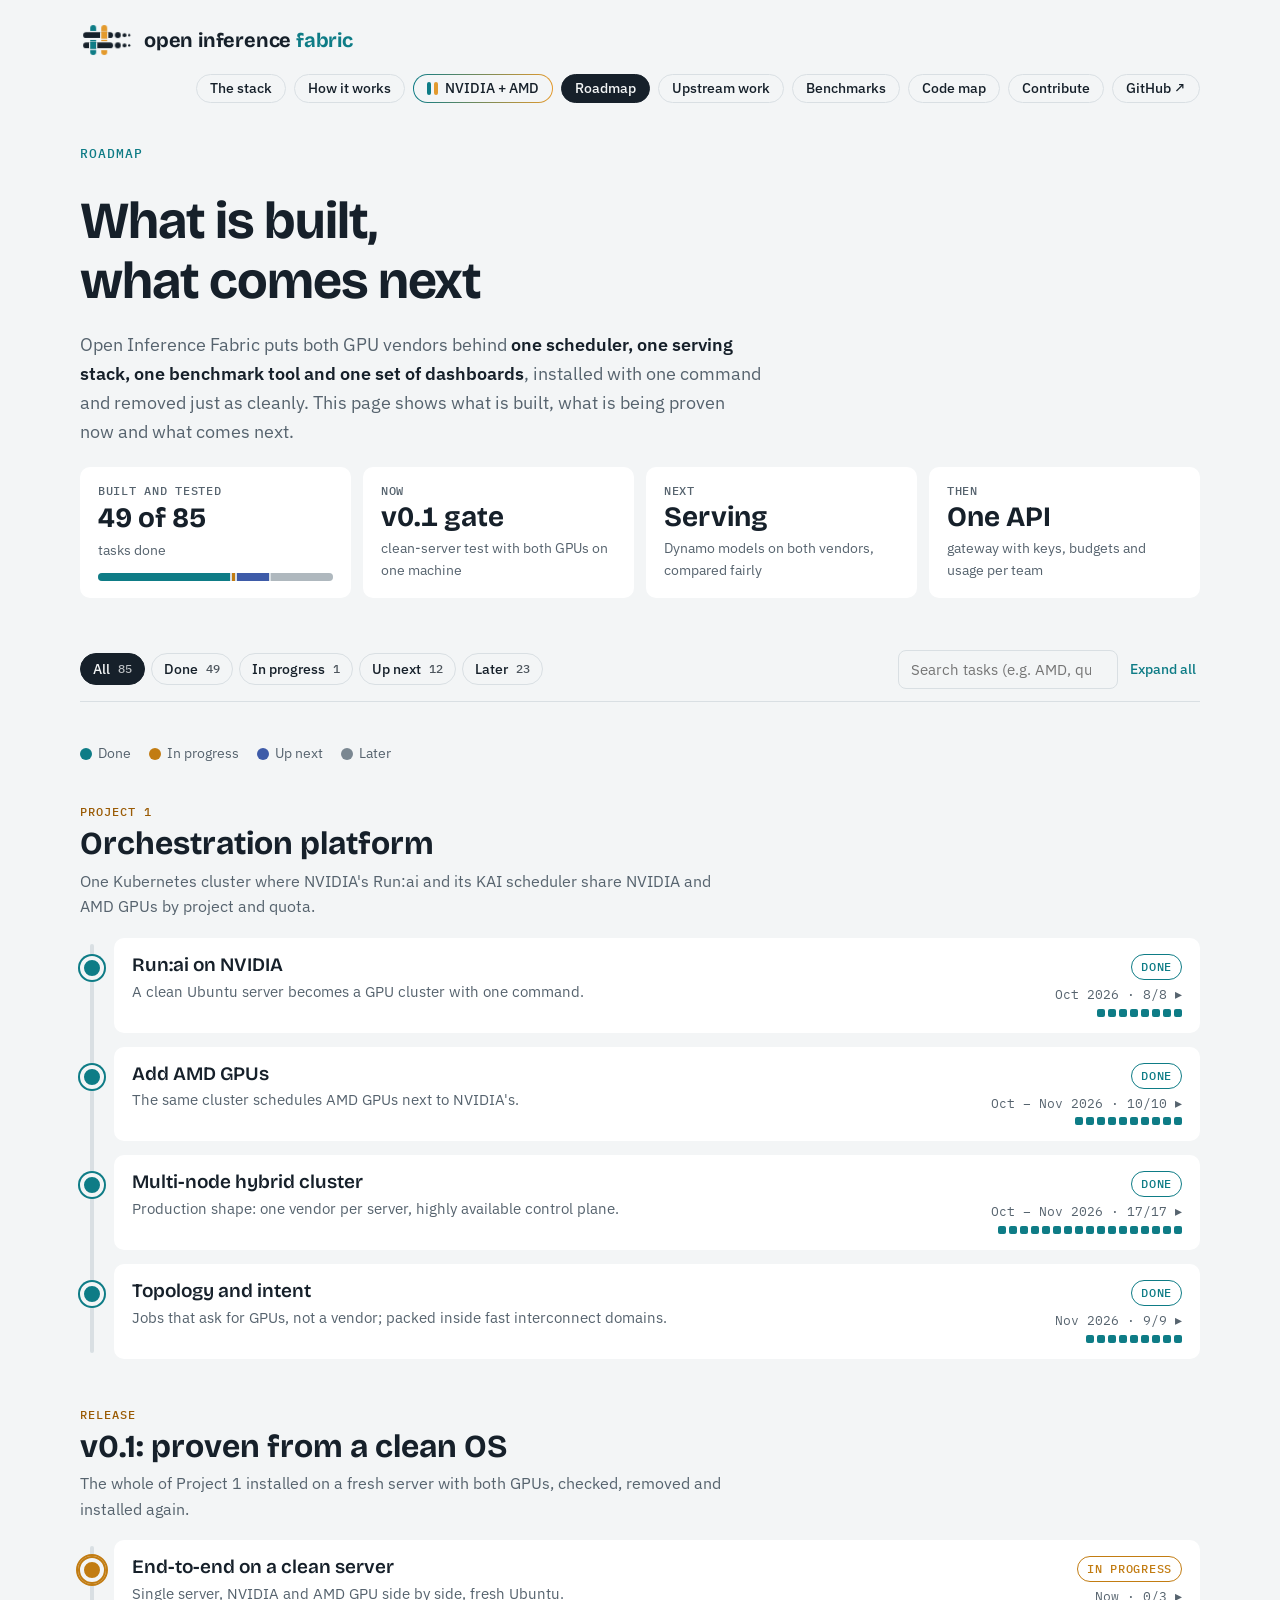
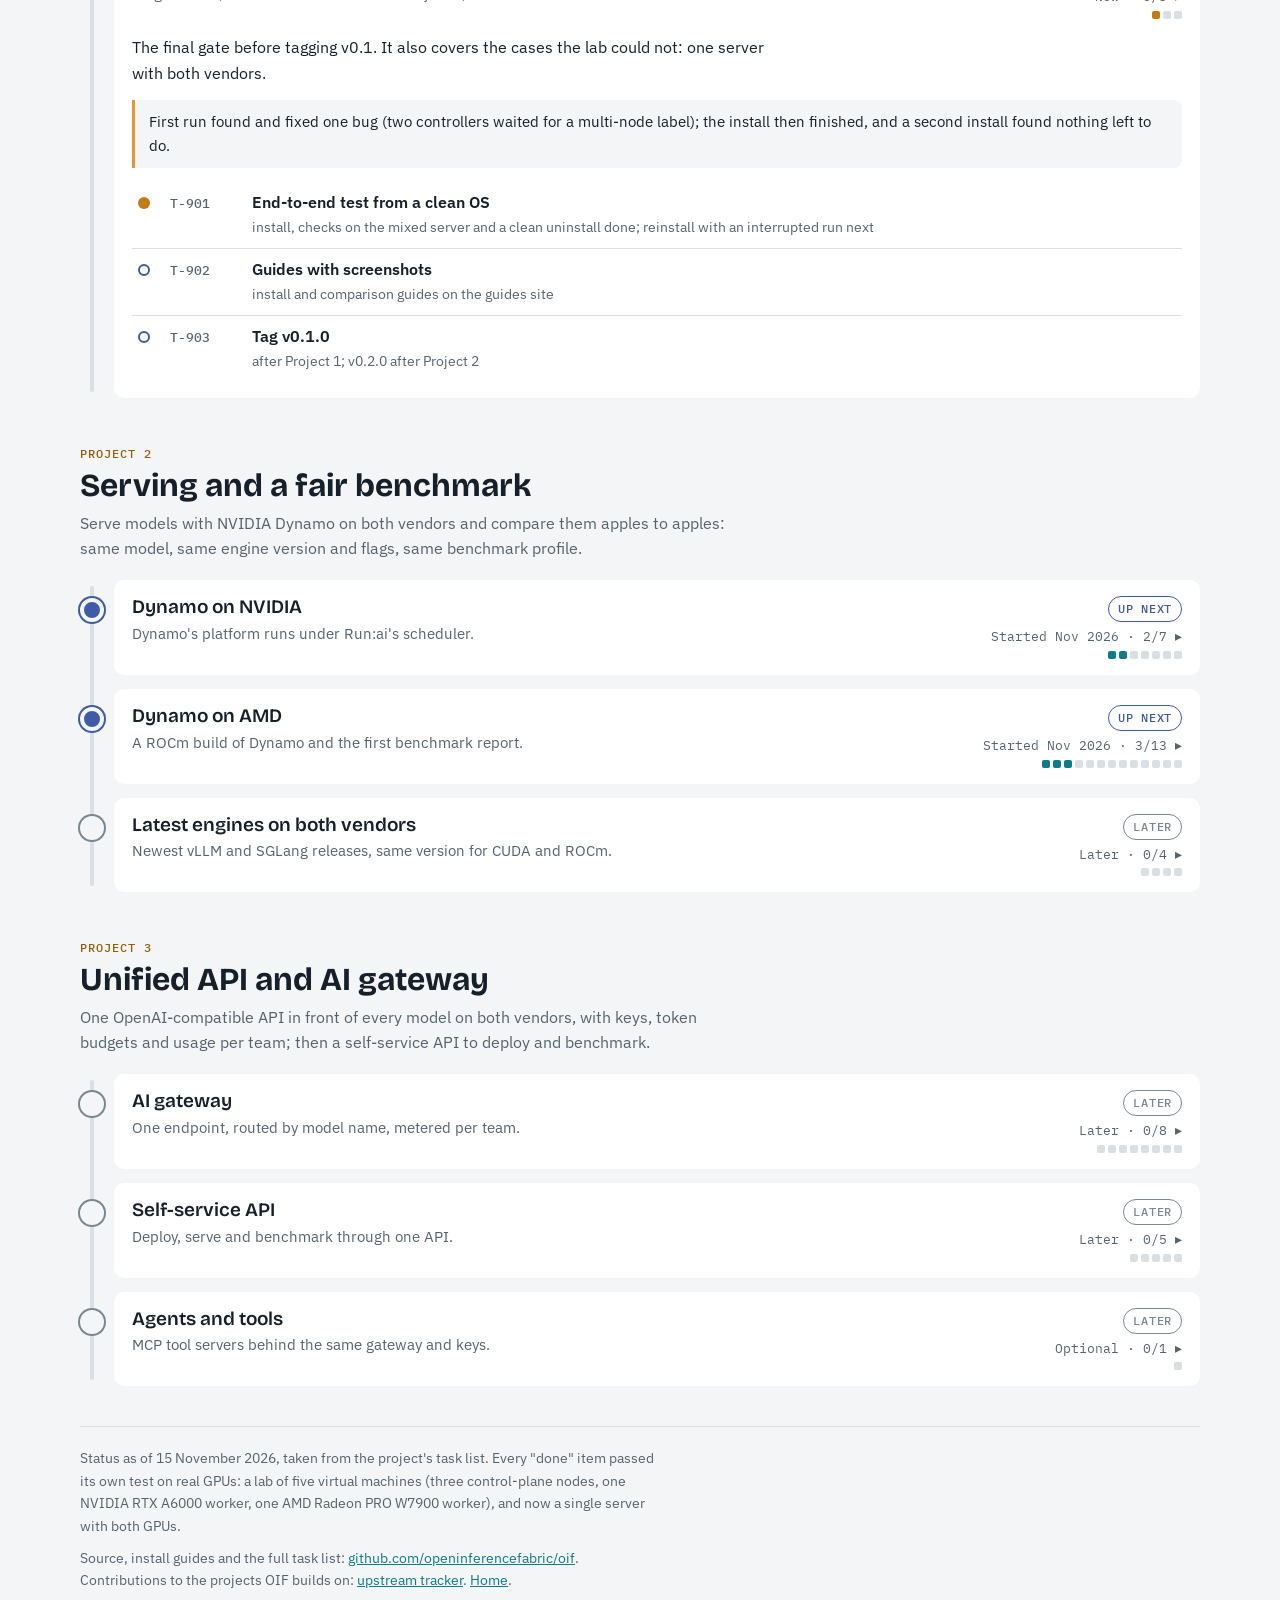
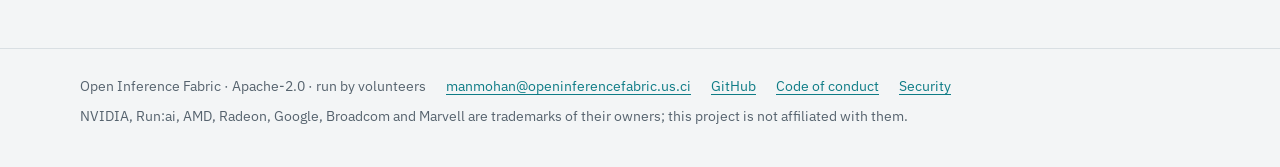
<file: roadmap/index.html>
<!doctype html>
<html lang="en">
<head>
<meta charset="utf-8">
<meta name="viewport" content="width=device-width, initial-scale=1, viewport-fit=cover">
<title>Roadmap · Open Inference Fabric</title>
<meta name="description" content="What Open Inference Fabric has built, what is being proven now and what comes next, task by task.">
<meta property="og:title" content="Open Inference Fabric roadmap">
<meta property="og:description" content="Built, in progress and next: orchestration on NVIDIA and AMD, the v0.1 release, serving with Dynamo, one AI gateway.">
<meta property="og:image" content="https://openinferencefabric.github.io/img/oif-social-light-1280x640.png">
<link rel="icon" href="../img/oif-icon-light-32.png" sizes="32x32">
<link rel="apple-touch-icon" href="../img/oif-icon-light-180.png">
<link rel="preconnect" href="https://fonts.googleapis.com">
<link rel="preconnect" href="https://fonts.gstatic.com" crossorigin>
<link rel="stylesheet" href="https://fonts.googleapis.com/css2?family=Bricolage+Grotesque:opsz,wght@12..96,600;12..96,700&family=IBM+Plex+Mono:wght@400;500&family=IBM+Plex+Sans:wght@400;500;600&display=swap">
<link rel="stylesheet" href="../site.css">
<style>
html { padding-block: env(safe-area-inset-top, 0px) env(safe-area-inset-bottom, 0px); }
body { margin: 0; }
[hidden] { display: none !important; }
/* Layout: a woven timeline. One vertical thread runs down the page; each milestone is a knot on it, open to its tasks. */
:root {
  --bg: #F3F5F6;
  --panel: #FFFFFF;
  --line: #D9DFE3;
  --ink: #16202A;
  --muted: #56636E;
  --teal: #0E7C86;
  --saffron: #E39A2D;
  --saffron-ink: #9A5B05;
  --done: #0E7C86;
  --doing: #C27C12;
  --next: #3E5BA8;
  --later: #7A8791;
  --display: "Bricolage Grotesque", "Segoe UI", system-ui, sans-serif;
  --body: "IBM Plex Sans", "Segoe UI", system-ui, sans-serif;
  --mono: "IBM Plex Mono", ui-monospace, "Cascadia Mono", Consolas, monospace;
}
@media (prefers-color-scheme: dark) {
  :root:not([data-theme="light"]) {
    --bg: #0E141A; --panel: #151D25; --line: #26313B; --ink: #E6EBEE; --muted: #9AA6B0;
    --teal: #2BA7B1; --saffron: #F0AE48; --saffron-ink: #F0AE48;
    --done: #2BA7B1; --doing: #F0AE48; --next: #8FA6E8; --later: #8593A0; color-scheme: dark;
  }
}
:root[data-theme="dark"] {
  --bg: #0E141A; --panel: #151D25; --line: #26313B; --ink: #E6EBEE; --muted: #9AA6B0;
  --teal: #2BA7B1; --saffron: #F0AE48; --saffron-ink: #F0AE48;
  --done: #2BA7B1; --doing: #F0AE48; --next: #8FA6E8; --later: #8593A0; color-scheme: dark;
}
* { box-sizing: border-box; }
body {
  background: var(--bg); color: var(--ink); font: 400 16px/1.6 var(--body);
}
.wrap { max-width: 1160px; margin: 0 auto; padding: 24px max(20px, env(safe-area-inset-right)) 32px max(20px, env(safe-area-inset-left)); display: grid; gap: 40px; }
h1, h2, h3 { font-family: var(--display); text-wrap: balance; margin: 0; line-height: 1.15; }
a { color: var(--teal); }
a:focus-visible, button:focus-visible, input:focus-visible, summary:focus-visible { outline: 2px solid var(--saffron); outline-offset: 2px; border-radius: 4px; }

/* header */
.top { display: grid; gap: 20px; }
h1 { font-size: clamp(32px, 5.4vw, 52px); font-weight: 700; letter-spacing: -0.02em; max-width: 18ch; }
.lede { font-size: 18px; color: var(--muted); max-width: 62ch; margin: 0; }
.lede strong { color: var(--ink); font-weight: 600; }

/* where we are now */
.now { display: grid; grid-template-columns: repeat(auto-fit, minmax(210px, 1fr)); gap: 12px; }
.stat { background: var(--panel); border-radius: 10px; padding: 16px 18px; display: grid; gap: 4px; min-width: 0; }
.stat .k { font: 500 12px/1.3 var(--mono); text-transform: uppercase; letter-spacing: 0.06em; color: var(--muted); }
.stat .v { font: 700 28px/1.1 var(--display); font-variant-numeric: tabular-nums; }
.stat .s { font-size: 14px; color: var(--muted); }
.bar { display: flex; height: 8px; border-radius: 4px; overflow: hidden; background: var(--line); gap: 2px; margin-top: 6px; }
.bar span { display: block; height: 100%; }

/* controls */
.controls { display: flex; flex-wrap: wrap; gap: 10px 16px; align-items: center; justify-content: space-between;
  position: sticky; top: env(safe-area-inset-top, 0px); z-index: 5; background: var(--bg); padding-block: 12px; border-bottom: 1px solid var(--line); }
body::before { content: ""; position: fixed; inset: 0 0 auto; height: env(safe-area-inset-top, 0px); z-index: 10; background: var(--bg); }
.chips { display: flex; flex-wrap: wrap; gap: 6px; }
.chip { font: 500 14px/1 var(--body); border: 1px solid var(--line); background: var(--bg); color: var(--ink); border-radius: 999px; padding: 8px 12px; cursor: pointer; display: inline-flex; gap: 8px; align-items: center; }
.chip[aria-pressed="true"] { background: var(--ink); color: var(--bg); border-color: var(--ink); }
.chip .n { font: 500 12px/1 var(--mono); opacity: 0.75; font-variant-numeric: tabular-nums; }
.side { display: flex; gap: 8px; align-items: center; flex-wrap: wrap; }
.search { font: 400 15px/1 var(--body); padding: 9px 12px; border: 1px solid var(--line); border-radius: 8px; background: var(--bg); color: var(--ink); width: 220px; max-width: 100%; }
.ghost { font: 500 14px/1 var(--body); background: none; border: 0; color: var(--teal); cursor: pointer; padding: 8px 4px; }

/* the thread */
.projects { display: grid; gap: 48px; }
.project { display: grid; gap: 18px; }
.phead { display: grid; gap: 6px; }
.eyebrow { font: 500 12px/1.3 var(--mono); text-transform: uppercase; letter-spacing: 0.08em; color: var(--saffron-ink); }
.phead h2 { font-size: clamp(24px, 3.4vw, 32px); }
.phead p { margin: 0; color: var(--muted); max-width: 66ch; }
.thread { position: relative; display: grid; gap: 14px; padding-left: 34px; }
.thread::before { content: ""; position: absolute; left: 10px; top: 6px; bottom: 6px; width: 4px; border-radius: 2px; background: var(--line); }
.ms { position: relative; }
.knot { position: absolute; left: -34px; top: 18px; width: 24px; height: 24px; border-radius: 50%; border: 4px solid var(--bg); background: var(--c); box-shadow: 0 0 0 2px var(--c); }
.ms[data-status="later"] .knot { background: var(--bg); }
.ms[data-status="doing"] .knot::after { content: ""; position: absolute; inset: -8px; border-radius: 50%; border: 2px solid var(--c); animation: pulse 2.4s ease-out infinite; }
@keyframes pulse { from { opacity: 0.8; transform: scale(0.7); } to { opacity: 0; transform: scale(1.4); } }
@media (prefers-reduced-motion: reduce) { .ms[data-status="doing"] .knot::after { animation: none; opacity: 0.5; } }
details.card { background: var(--panel); border-radius: 10px; }
details.card > summary { list-style: none; cursor: pointer; padding: 16px 18px; display: grid; grid-template-columns: 1fr auto; gap: 6px 16px; align-items: start; }
details.card > summary::-webkit-details-marker { display: none; }
.title { display: grid; gap: 4px; min-width: 0; }
.title h3 { font-size: 19px; font-weight: 600; }
.title .sum { color: var(--muted); font-size: 15px; }
.meta { display: grid; justify-items: end; gap: 6px; }
.pill { font: 500 12px/1 var(--mono); text-transform: uppercase; letter-spacing: 0.06em; padding: 6px 9px; border-radius: 999px; color: var(--c); border: 1px solid var(--c); white-space: nowrap; }
.when { font: 400 13px/1.2 var(--mono); color: var(--muted); white-space: nowrap; font-variant-numeric: tabular-nums; }
.mini { display: flex; gap: 3px; }
.mini i { width: 8px; height: 8px; border-radius: 2px; background: var(--line); }
.mini i.d { background: var(--done); } .mini i.g { background: var(--doing); }
.chev { transition: transform 0.2s; color: var(--muted); font-size: 14px; }
details[open] .chev { transform: rotate(90deg); }
.body { padding: 0 18px 18px; display: grid; gap: 14px; }
.body .why { margin: 0; max-width: 66ch; }
.hl { background: var(--bg); border-left: 3px solid var(--saffron); padding: 10px 14px; border-radius: 0 8px 8px 0; font-size: 15px; }
ul.tasks { list-style: none; margin: 0; padding: 0; display: grid; gap: 2px; }
ul.tasks li { display: grid; grid-template-columns: 22px 72px 1fr; gap: 10px; padding: 8px 6px; border-top: 1px solid var(--line); align-items: baseline; }
ul.tasks li:first-child { border-top: 0; }
.dot { width: 12px; height: 12px; border-radius: 50%; background: var(--c); display: inline-block; transform: translateY(1px); }
li[data-status="later"] .dot, li[data-status="next"] .dot { background: transparent; border: 2px solid var(--c); }
.id { font: 500 13px/1.4 var(--mono); color: var(--muted); }
.txt { min-width: 0; }
.txt b { font-weight: 600; }
.txt span { display: block; color: var(--muted); font-size: 14px; }
[data-status="done"] { --c: var(--done); }
[data-status="doing"] { --c: var(--doing); }
[data-status="next"] { --c: var(--next); }
[data-status="later"] { --c: var(--later); }
.empty { color: var(--muted); padding: 24px 0; }

/* legend + footer */
.legend { display: flex; flex-wrap: wrap; gap: 8px 18px; font-size: 14px; color: var(--muted); }
.legend span { display: inline-flex; align-items: center; gap: 6px; }
.foot { display: grid; gap: 10px; color: var(--muted); font-size: 14px; border-top: 1px solid var(--line); padding-top: 20px; }
.foot p { margin: 0; max-width: 72ch; }
@media (max-width: 560px) {
  details.card > summary { grid-template-columns: 1fr; }
  .meta { justify-items: start; grid-auto-flow: column; justify-content: start; align-items: center; }
  ul.tasks li { grid-template-columns: 18px 1fr; }
  ul.tasks li .id { grid-column: 2; }
  ul.tasks li .txt { grid-column: 2; }
  .search { width: 100%; }
  .side { width: 100%; }
}
</style>

</head>
<body>
<!-- site-head -->
<header class="site-head"><div class="site-in">
    <a class="site-brand" href="../" aria-label="Open Inference Fabric home"><svg class="wv" viewBox="0 0 132 100" aria-hidden="true"><rect class="wv-x wv-warp" x="26" y="12" width="15" height="76" rx="7.5" style="fill:var(--teal)"/><rect class="wv-x wv-warp s" x="54" y="12" width="15" height="76" rx="7.5" style="fill:var(--saffron)"/><g class="wv-x wv-weft"><rect x="8" y="27" width="76" height="21" style="fill:var(--bg)"/><rect x="8" y="30" width="76" height="15" rx="7.5" style="fill:var(--ink)"/></g><g class="wv-x wv-weft b"><rect x="8" y="53" width="76" height="21" style="fill:var(--bg)"/><rect x="8" y="56" width="76" height="15" rx="7.5" style="fill:var(--ink)"/></g><g class="wv-x wv-cross"><rect x="51" y="29" width="21" height="17" style="fill:var(--bg)"/><rect x="54" y="28" width="15" height="19" style="fill:var(--saffron)"/></g><g class="wv-x wv-cross b"><rect x="23" y="55" width="21" height="17" style="fill:var(--bg)"/><rect x="26" y="54" width="15" height="19" style="fill:var(--teal)"/></g><circle class="wv-x wv-tok r1 t1" cx="96" cy="37.5" r="7.5" style="fill:var(--ink)"/><circle class="wv-x wv-tok r1 t2" cx="113" cy="37.5" r="5" style="fill:var(--ink)"/><circle class="wv-x wv-tok r1 t3" cx="125" cy="37.5" r="3" style="fill:var(--ink)"/><circle class="wv-x wv-tok r2 t1" cx="96" cy="63.5" r="7.5" style="fill:var(--ink)"/><circle class="wv-x wv-tok r2 t2" cx="113" cy="63.5" r="5" style="fill:var(--ink)"/><circle class="wv-x wv-tok r2 t3" cx="125" cy="63.5" r="3" style="fill:var(--ink)"/></svg><b>open inference <span>fabric</span></b></a>
    <nav class="site-nav" aria-label="Main">
      <a href="../#stack">The stack</a>
      <a href="../#architecture">How it works</a>
      <a class="duo" href="../#amd"><i></i>NVIDIA + AMD</a>
      <a href="../roadmap/" aria-current="page">Roadmap</a>
      <a href="../upstream/">Upstream work</a>
      <a href="../benchmarks/">Benchmarks</a>
      <a href="../code-map/">Code map</a>
      <a href="../#contribute">Contribute</a>
      <a href="https://github.com/openinferencefabric/oif">GitHub ↗</a>
    </nav>
</div></header>
<!-- /site-head -->

<div class="wrap">
  <header class="top">
    <p class="page-eyebrow">Roadmap</p>
    <h1>What is built, what comes next</h1>
    <p class="lede">Open Inference Fabric puts both GPU vendors behind <strong>one scheduler, one serving stack, one benchmark tool and one set of dashboards</strong>, installed with one command and removed just as cleanly. This page shows what is built, what is being proven now and what comes next.</p>
    <div class="now" id="now"></div>
  </header>

  <div class="controls" role="toolbar" aria-label="Filter the roadmap">
    <div class="chips" id="chips"></div>
    <div class="side">
      <input class="search" id="q" type="search" placeholder="Search tasks (e.g. AMD, quota)" aria-label="Search tasks">
      <button class="ghost" id="toggle" type="button">Expand all</button>
    </div>
  </div>

  <div class="legend" aria-hidden="true">
    <span data-status="done"><i class="dot"></i> Done</span>
    <span data-status="doing"><i class="dot"></i> In progress</span>
    <span data-status="next"><i class="dot"></i> Up next</span>
    <span data-status="later"><i class="dot"></i> Later</span>
  </div>

  <main class="projects" id="projects"></main>

  <div class="foot">
    <p>Status as of 15 November 2026, taken from the project's task list. Every "done" item passed its own test on real GPUs: a lab of five virtual machines (three control-plane nodes, one NVIDIA RTX A6000 worker, one AMD Radeon PRO W7900 worker), and now a single server with both GPUs.</p>
    <p>Source, install guides and the full task list: <a href="https://github.com/openinferencefabric/oif" target="_blank" rel="noopener">github.com/openinferencefabric/oif</a>. Contributions to the projects OIF builds on: <a href="../upstream/">upstream tracker</a>. <a href="../">Home</a>.</p>
  </div>
</div>
<!-- site-foot -->
<footer class="site-foot"><div class="site-in">
    <span>Open Inference Fabric · Apache-2.0 · run by volunteers</span>
    <a href="mailto:manmohan@openinferencefabric.us.ci">manmohan@openinferencefabric.us.ci</a>
    <a href="https://github.com/openinferencefabric">GitHub</a>
    <a href="https://github.com/openinferencefabric/oif/blob/main/CODE_OF_CONDUCT.md">Code of conduct</a>
    <a href="https://github.com/openinferencefabric/oif/blob/main/docs/SECURITY.md">Security</a>
    <span class="tm">NVIDIA, Run:ai, AMD, Radeon, Google, Broadcom and Marvell are trademarks of their owners; this project is not affiliated with them.</span>
</div></footer>
<!-- /site-foot -->

<script>
const S = { done: "Done", doing: "In progress", next: "Up next", later: "Later" };
const P = [
  { id: "orchestration", eyebrow: "Project 1", name: "Orchestration platform",
    about: "One Kubernetes cluster where NVIDIA's Run:ai and its KAI scheduler share NVIDIA and AMD GPUs by project and quota.",
    ms: [
      { name: "Run:ai on NVIDIA", when: "Oct 2026", sum: "A clean Ubuntu server becomes a GPU cluster with one command.",
        why: "The base everything else stands on: Kubernetes, the NVIDIA GPU Operator, Run:ai with its scheduler, dashboards, and an uninstall that returns the host to its original state.",
        tasks: [
          ["done", "T-101", "The oif installer", "install, status, plan, check and uninstall, with every host change recorded"],
          ["done", "T-102", "Host preparation", "packages, kernel settings, container runtime, NVIDIA driver"],
          ["done", "T-103", "Kubernetes 1.35", "kubeadm, Calico networking, local storage, MetalLB"],
          ["done", "T-104", "NVIDIA GPU Operator", "device plugin, feature discovery, DCGM metrics"],
          ["done", "T-105", "Run:ai, open source", "control plane, cluster and KAI scheduler; projects with GPU quotas"],
          ["done", "T-106", "Dashboards", "Prometheus and Grafana with Fleet and Scheduling views"],
          ["done", "T-107", "Clean uninstall", "install, uninstall and reinstall leave no trace on the host"],
          ["done", "T-108", "NVIDIA GPU fractions", "half a GPU per workload through Run:ai"]
        ] },
      { name: "Add AMD GPUs", when: "Oct – Nov 2026", sum: "The same cluster schedules AMD GPUs next to NVIDIA's.",
        why: "Run:ai and KAI are NVIDIA-first. OIF adds the AMD GPU Operator and small, tested patches so AMD GPUs count in quotas, show in the UI and can be shared.",
        hl: "A pod on a server with both GPUs must only land where its own vendor's GPU is free. The scheduler fix (KAI patch 0006) has unit tests; its proof on real hardware is running now.",
        tasks: [
          ["done", "S-2", "Quotas count AMD GPUs", "a project with quota 0 waits even when the AMD GPU is free"],
          ["done", "T-111", "AMD GPU Operator", "in-kernel driver, device plugin, node labeller"],
          ["done", "T-112", "One metric schema for both vendors", "oif:gpu_* rules, unit-tested"],
          ["done", "T-113", "Quota per vendor", "1 NVIDIA + 1 AMD GPU inside one project"],
          ["done", "T-114", "Both vendors on the same panels", "Fleet dashboard"],
          ["done", "T-115", "Run:ai shows AMD GPUs", "patched cluster-sync, operator and web UI"],
          ["done", "T-116", "Vendor-aware placement on a mixed server", "proven on a server with both GPUs: a pod never gets the other vendor's free GPU"],
          ["done", "T-142", "AMD memory cap, upstream review", "changes made and posted; waiting on the maintainer"],
          ["done", "T-143", "Driver survives kernel updates", "NVIDIA modules follow the newest kernel"],
          ["done", "T-144", "Dead code removed", "audit after the coding guidelines were tightened"]
        ] },
      { name: "Multi-node hybrid cluster", when: "Oct – Nov 2026", sum: "Production shape: one vendor per server, highly available control plane.",
        why: "Real fleets have NVIDIA servers and AMD servers. OIF installs across nodes over SSH, survives losing a control-plane node, and keeps every job on one vendor.",
        hl: "A control-plane node was powered off with nobody acting: workloads, quotas and dashboards kept working.",
        tasks: [
          ["done", "T-119", "Five-VM GPU lab", "3 control-plane, 2 GPU workers, GPUs passed through"],
          ["done", "T-120", "Install across nodes", "one node list, oif's own cluster key, per-node stages"],
          ["done", "T-121", "Highly available Kubernetes", "kube-vip address, three control-plane nodes"],
          ["done", "T-122", "GPUs on their nodes", "both operators, inventory over the cluster"],
          ["done", "T-123", "Node pool per vendor", "Run:ai pools nvidia and amd, quota per pool"],
          ["done", "T-124", "Platform survives a node loss", "Run:ai, database and metrics replicated"],
          ["done", "T-125", "One job, one vendor", "admission policy refuses a pod asking for both"],
          ["done", "S-7", "AMD GPU fractions: go", "spike on what KAI needs for AMD sharing"],
          ["done", "T-126", "AMD GPU fractions", "KAI rebuilt with AMD support, half an AMD GPU per pod"],
          ["done", "T-127", "AMD fractions in the UI", "templates and a usable form"],
          ["done", "S-8", "Kernel VRAM cap for AMD", "Linux dmem cgroup stops a pod at its share"],
          ["done", "T-139", "Hard VRAM cap for AMD fractions", "fractiond with OIF's AMD backend"],
          ["done", "T-128", "Hardening after external review", "failure paths, image refresh, lab checks"],
          ["done", "T-129", "Pinned to one vendor's pool", "webhook pins each GPU pod to its vendor"],
          ["done", "T-137", "Scheduling dashboard per pool", "quota and use per project and pool"],
          ["done", "T-138", "Run:ai Overview counts GPUs", "metrics path fixed"],
          ["done", "T-140", "Vendor and size picker", "NVIDIA / AMD / no GPU in every workload form"]
        ] },
      { name: "Topology and intent", when: "Nov 2026", sum: "Jobs that ask for GPUs, not a vendor; packed inside fast interconnect domains.",
        why: "A user should be able to say “2 GPUs for this model” and let the platform pick the vendor with room, keeping a job's GPUs inside one high-bandwidth domain.",
        tasks: [
          ["done", "S-9", "Spike: KAI topology", "KAI's own topology support carries the domains"],
          ["done", "T-130", "Topology discovery", "each GPU node labelled with its accelerator domain"],
          ["done", "T-131", "AcceleratorDomain view", "kubectl get acceleratordomains: GPUs and use per domain"],
          ["done", "T-132", "Domain-aware packing", "Run:ai packs workloads by domain"],
          ["done", "T-133", "AIJob", "a job that names no vendor; the controller picks one with room"],
          ["done", "T-134", "Placement defaults", "PlacementPolicy per project or cluster"],
          ["done", "T-135", "Status and dashboards", "vendor, domain and cross-vendor counters in Grafana"],
          ["done", "T-136", "Guides", "the vendor-agnostic path, start to finish"],
          ["done", "T-141", "Patched scheduler on every cluster", "mixed servers get the vendor fix too"]
        ] }
    ] },
  { id: "release", eyebrow: "Release", name: "v0.1: proven from a clean OS",
    about: "The whole of Project 1 installed on a fresh server with both GPUs, checked, removed and installed again.",
    ms: [
      { name: "End-to-end on a clean server", when: "Now", sum: "Single server, NVIDIA and AMD GPU side by side, fresh Ubuntu.",
        why: "The final gate before tagging v0.1. It also covers the cases the lab could not: one server with both vendors.",
        hl: "First run found and fixed one bug (two controllers waited for a multi-node label); the install then finished, and a second install found nothing left to do.",
        tasks: [
          ["doing", "T-901", "End-to-end test from a clean OS", "install, checks on the mixed server and a clean uninstall done; reinstall with an interrupted run next"],
          ["next", "T-902", "Guides with screenshots", "install and comparison guides on the guides site"],
          ["next", "T-903", "Tag v0.1.0", "after Project 1; v0.2.0 after Project 2"]
        ] }
    ] },
  { id: "serving", eyebrow: "Project 2", name: "Serving and a fair benchmark",
    about: "Serve models with NVIDIA Dynamo on both vendors and compare them apples to apples: same model, same engine version and flags, same benchmark profile.",
    ms: [
      { name: "Dynamo on NVIDIA", when: "Started Nov 2026", sum: "Dynamo's platform runs under Run:ai's scheduler.",
        why: "Dynamo deployments are scheduled by KAI inside a Run:ai project, so serving uses the same quotas as training.",
        tasks: [
          ["done", "S-4", "Dynamo under Run:ai's KAI", "Dynamo 1.6.1 with its bundled scheduler off"],
          ["done", "T-201", "Dynamo platform in the installer", "operator and CRDs, pinned"],
          ["next", "T-202", "Qwen3-0.6B with vLLM on the A6000", "chat through the Dynamo frontend"],
          ["next", "T-203", "Same model with SGLang", ""],
          ["next", "T-204", "Same model with TensorRT-LLM", "NVIDIA-only reference"],
          ["next", "T-205", "Benchmarks as Kubernetes Jobs", "AIPerf runner, profiles, Grafana annotations"],
          ["next", "T-206", "Serving dashboard", "request rate, time to first token, KV cache, queue"]
        ] },
      { name: "Dynamo on AMD", when: "Started Nov 2026", sum: "A ROCm build of Dynamo and the first benchmark report.",
        why: "Dynamo has no official ROCm build. OIF builds one from an AMD-authored upstream pull request and keeps it until it lands upstream.",
        hl: "On the W7900: 330 benchmark points, 0 request errors. Dynamo matched plain vLLM's throughput (Qwen3-8B 0.0%, Qwen3-0.6B +0.5% median).",
        tasks: [
          ["done", "S-1", "Dynamo on ROCm", "worker registers, chat works, AIPerf without errors"],
          ["done", "T-211", "Dynamo vLLM image for ROCm", "vLLM 0.33.0, published to the project's registry"],
          ["done", "B-1", "oif bench: Dynamo against plain vLLM", "HTML report with a noise verdict per point"],
          ["next", "B-1a", "One benchmark per GPU", "a lock so two runs never collide"],
          ["next", "S-5", "SGLang on the W7900", "proves whether SGLang's ROCm build serves on this GPU"],
          ["next", "T-212", "Dynamo SGLang image for ROCm", "if S-5 passes"],
          ["next", "T-213", "Same model on the W7900 by model name", "one Dynamo frontend"],
          ["next", "T-214", "Same benchmark profiles on the W7900", ""],
          ["later", "B-2", "Hardware configurations", "discover GPUs per node; CUDA and ROCm stacks side by side"],
          ["later", "B-3", "Workload catalogue", "prefill, decode, agentic coding, long documents, reasoning, chat"],
          ["later", "B-4", "Traffic-mix knee", "the highest rate that still meets latency targets"],
          ["later", "B-5", "Quality benchmarks", "accuracy suites through the same endpoint"],
          ["later", "B-6", "Benchmarks through the platform", "the same cases as Run:ai workloads"]
        ] },
      { name: "Latest engines on both vendors", when: "Later", sum: "Newest vLLM and SGLang releases, same version for CUDA and ROCm.",
        why: "Vendor defaults lag behind engine releases. Overlays keep the Dynamo runtime pinned and swap in the newest engine for both vendors.",
        tasks: [
          ["later", "T-221", "Overlay build", "same engine version for CUDA and ROCm"],
          ["later", "T-222", "Compatibility check per overlay", "results in a public table"],
          ["later", "T-223", "One serving profile for both vendors", "dtype, context length, batching, caching"],
          ["later", "T-224", "Benchmark matrix", "{A6000, W7900} × {vLLM, SGLang} × {default, latest}"]
        ] }
    ] },
  { id: "gateway", eyebrow: "Project 3", name: "Unified API and AI gateway",
    about: "One OpenAI-compatible API in front of every model on both vendors, with keys, token budgets and usage per team; then a self-service API to deploy and benchmark.",
    ms: [
      { name: "AI gateway", when: "Later", sum: "One endpoint, routed by model name, metered per team.",
        why: "Teams should call a model, not a vendor. The gateway routes, enforces budgets and reports usage.",
        tasks: [
          ["later", "S-6", "Gateway choice", "agentgateway or Agent Router, both on the Gateway API Inference Extension"],
          ["later", "T-301", "Gateway installed by oif", "its own address and certificate"],
          ["later", "T-302", "One route per model", "/v1/models lists what is served"],
          ["later", "T-303", "Vendor policy per model", "pinned, preferred with fail-over, or split"],
          ["later", "T-304", "API keys per team", "mapped to a Run:ai project"],
          ["later", "T-305", "Token limits and budgets", "clear 429 when a budget runs out"],
          ["later", "T-306", "Usage and cost dashboard", "per key, model and vendor"],
          ["later", "T-307", "Gateway overhead measured", "AIPerf through the gateway and direct"]
        ] },
      { name: "Self-service API", when: "Later", sum: "Deploy, serve and benchmark through one API.",
        why: "The same keys deploy a model into the team's project, under its quota, and run benchmarks on it.",
        tasks: [
          ["later", "T-311", "API design", "OpenAPI: environments, deployments, benchmark runs"],
          ["later", "T-312", "Deploy and remove a model", "Dynamo deployment, route and pool in one call"],
          ["later", "T-313", "Benchmarks through the API", "results as JSON and in the report"],
          ["later", "T-314", "Small web UI", "or Run:ai templates where they are enough"],
          ["later", "T-315", "Placement policies", "by vendor, free capacity, latency or cost per token"]
        ] },
      { name: "Agents and tools", when: "Optional", sum: "MCP tool servers behind the same gateway and keys.",
        why: "Both gateway candidates support MCP, so tools can share the same keys and budgets.",
        tasks: [["later", "T-321", "MCP tool servers behind the gateway", "same keys as the models"]] }
    ] }
];

// a milestone's status follows its tasks: all done, any in progress, any up next, else later
function msStatus(m) {
  const s = m.tasks.map(t => t[0]);
  if (s.every(x => x === "done")) return "done";
  if (s.includes("doing")) return "doing";
  if (s.includes("done") || s.includes("next")) return "next";
  return "later";
}
const all = P.flatMap(p => p.ms.flatMap(m => m.tasks));
const count = st => all.filter(t => t[0] === st).length;
let filter = "all", query = "";

function renderNow() {
  const total = all.length, d = count("done"), g = count("doing"), n = count("next"), l = count("later");
  const pct = x => (100 * x / total).toFixed(1) + "%";
  document.getElementById("now").innerHTML = `
    <div class="stat"><span class="k">Built and tested</span><span class="v">${d} of ${total}</span>
      <span class="s">tasks done</span>
      <div class="bar" role="img" aria-label="${d} done, ${g} in progress, ${n} up next, ${l} later">
        <span style="width:${pct(d)};background:var(--done)"></span><span style="width:${pct(g)};background:var(--doing)"></span>
        <span style="width:${pct(n)};background:var(--next)"></span><span style="width:${pct(l)};background:var(--later);opacity:.45"></span></div></div>
    <div class="stat"><span class="k">Now</span><span class="v">v0.1 gate</span><span class="s">clean-server test with both GPUs on one machine</span></div>
    <div class="stat"><span class="k">Next</span><span class="v">Serving</span><span class="s">Dynamo models on both vendors, compared fairly</span></div>
    <div class="stat"><span class="k">Then</span><span class="v">One API</span><span class="s">gateway with keys, budgets and usage per team</span></div>`;
}

function renderChips() {
  const opts = [["all", "All", all.length], ["done", S.done, count("done")], ["doing", S.doing, count("doing")], ["next", S.next, count("next")], ["later", S.later, count("later")]];
  const el = document.getElementById("chips");
  el.innerHTML = opts.map(([k, label, n]) => `<button class="chip" type="button" data-f="${k}" aria-pressed="${filter === k}">${label}<span class="n">${n}</span></button>`).join("");
  el.querySelectorAll("button").forEach(b => b.addEventListener("click", () => { filter = b.dataset.f; renderChips(); renderProjects(); }));
}

const esc = s => s.replace(/[&<>"]/g, c => ({ "&": "&amp;", "<": "&lt;", ">": "&gt;", '"': "&quot;" }[c]));
function matches(t) {
  if (filter !== "all" && t[0] !== filter) return false;
  if (!query) return true;
  return (t[1] + " " + t[2] + " " + t[3]).toLowerCase().includes(query);
}

function renderProjects() {
  const out = [];
  for (const p of P) {
    const ms = p.ms.map(m => ({ m, tasks: m.tasks.filter(matches) })).filter(x => x.tasks.length);
    if (!ms.length) continue;
    const narrowed = filter !== "all" || query;
    out.push(`<section class="project" id="${p.id}" aria-labelledby="h-${p.id}">
      <div class="phead"><span class="eyebrow">${p.eyebrow}</span><h2 id="h-${p.id}">${esc(p.name)}</h2><p>${esc(p.about)}</p></div>
      <div class="thread">${ms.map(({ m, tasks }) => {
        const st = msStatus(m), open = narrowed || st === "doing";
        const done = m.tasks.filter(t => t[0] === "done").length;
        return `<div class="ms" data-status="${st}"><span class="knot" aria-hidden="true"></span>
          <details class="card" ${open ? "open" : ""}>
            <summary><div class="title"><h3>${esc(m.name)}</h3><span class="sum">${esc(m.sum)}</span></div>
              <div class="meta"><span class="pill">${S[st]}</span><span class="when">${esc(m.when)} · ${done}/${m.tasks.length} <span class="chev" aria-hidden="true">▸</span></span>
              <span class="mini" aria-hidden="true">${m.tasks.map(t => `<i class="${t[0] === "done" ? "d" : t[0] === "doing" ? "g" : ""}"></i>`).join("")}</span></div></summary>
            <div class="body"><p class="why">${esc(m.why)}</p>${m.hl ? `<div class="hl">${esc(m.hl)}</div>` : ""}
              <ul class="tasks">${tasks.map(t => `<li data-status="${t[0]}"><i class="dot" title="${S[t[0]]}"></i><span class="id">${t[1]}</span>
                <span class="txt"><b>${esc(t[2])}</b>${t[3] ? `<span>${esc(t[3])}</span>` : ""}</span></li>`).join("")}</ul></div>
          </details></div>`;
      }).join("")}</div></section>`);
  }
  document.getElementById("projects").innerHTML = out.join("") || `<p class="empty">No task matches “${esc(query)}”. Try a shorter word, or choose All.</p>`;
  updateToggle();
}

function updateToggle() {
  const d = [...document.querySelectorAll("details.card")];
  document.getElementById("toggle").textContent = d.length && d.every(x => x.open) ? "Collapse all" : "Expand all";
}
document.getElementById("toggle").addEventListener("click", () => {
  const d = [...document.querySelectorAll("details.card")], open = !d.every(x => x.open);
  d.forEach(x => x.open = open); updateToggle();
});
document.getElementById("projects").addEventListener("toggle", updateToggle, true);
document.getElementById("q").addEventListener("input", e => { query = e.target.value.trim().toLowerCase(); renderProjects(); });

renderNow(); renderChips(); renderProjects();
if (location.hash) { const t = document.getElementById(location.hash.slice(1)); if (t) t.scrollIntoView(); }
</script>

</body>
</html>
</file>
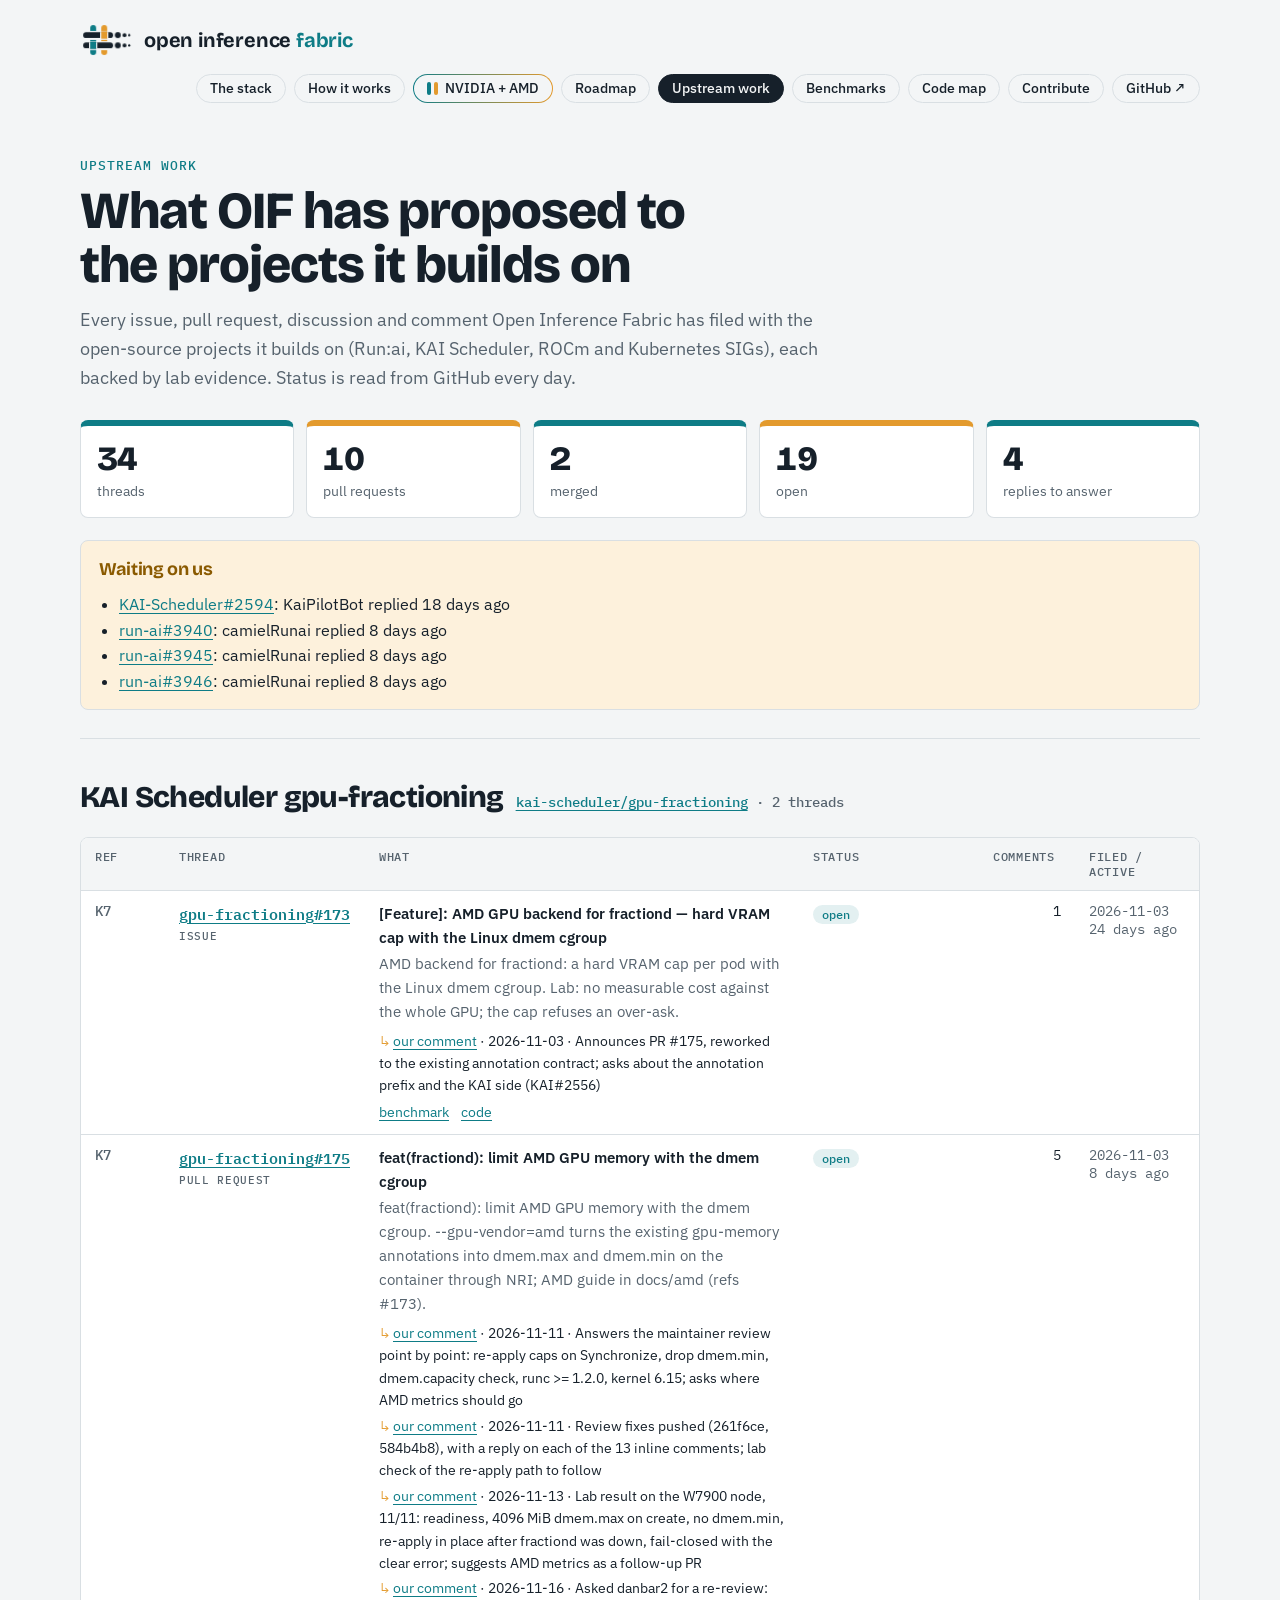
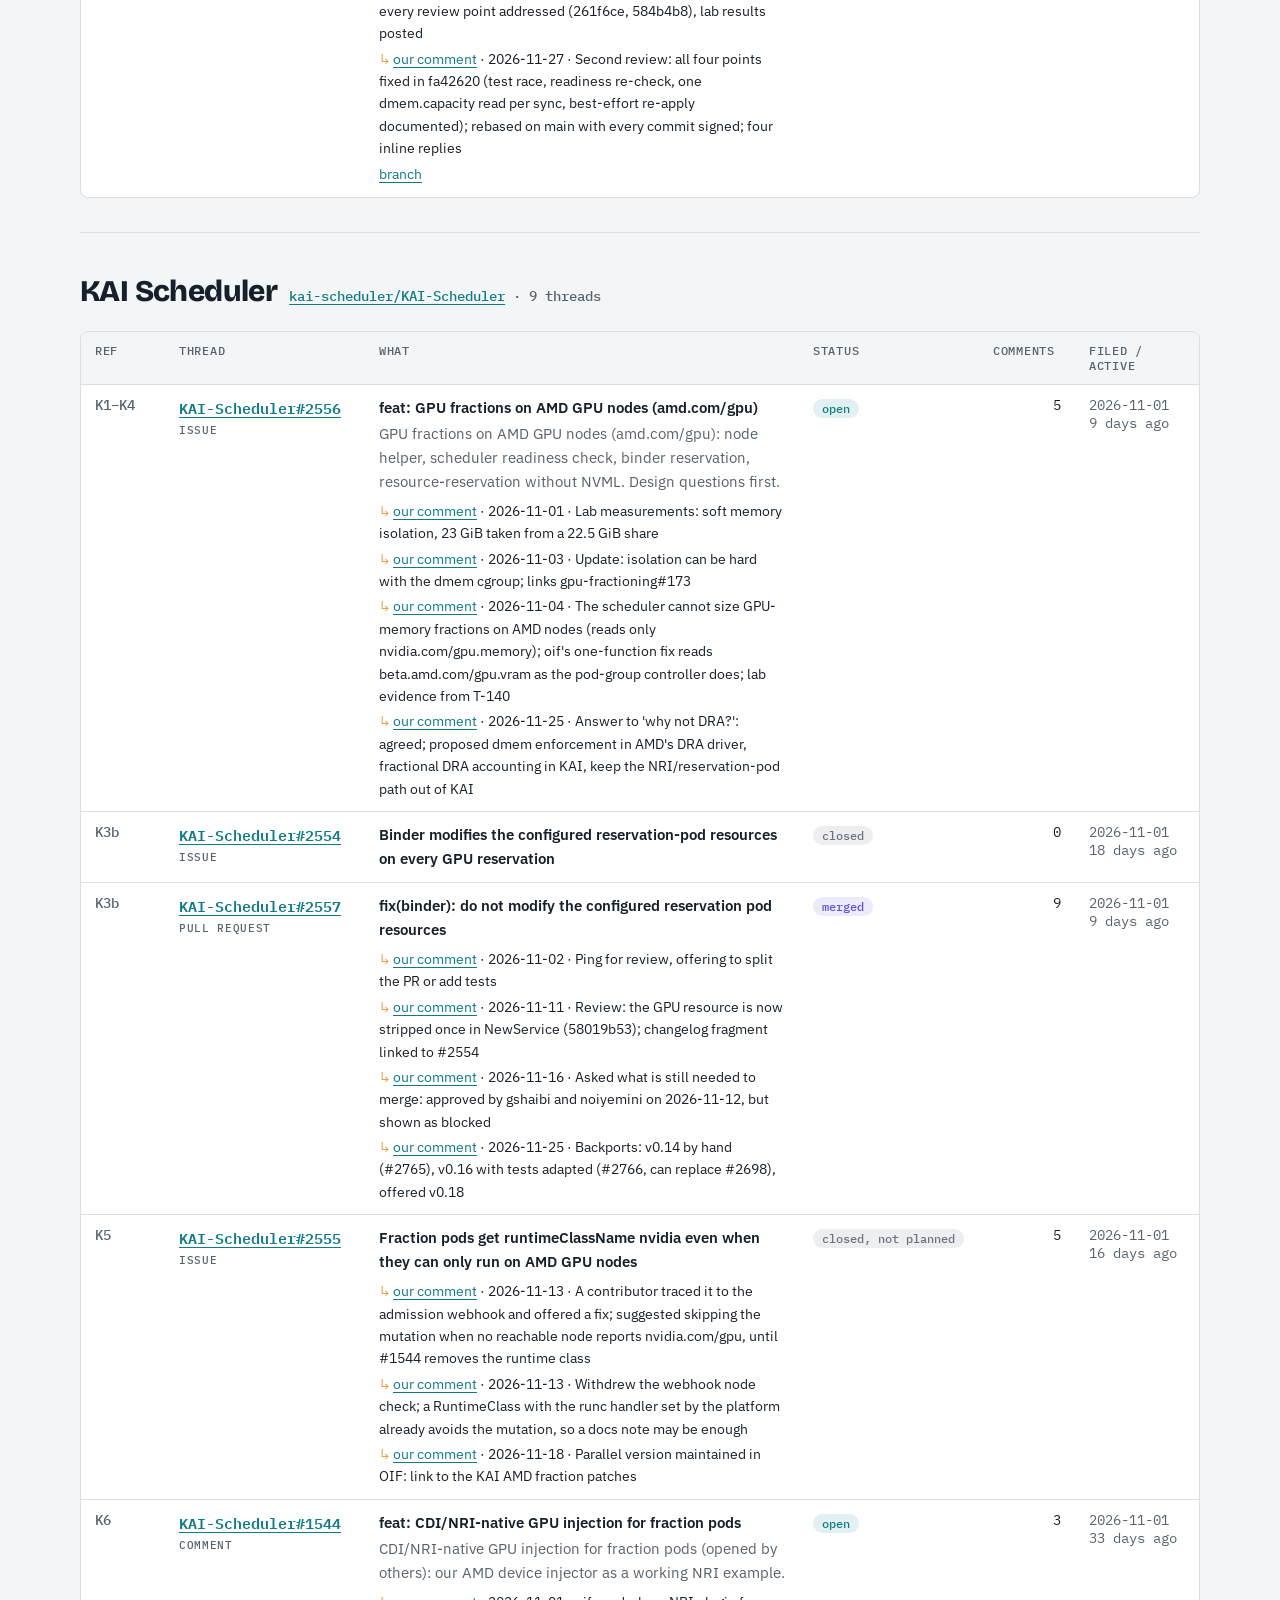
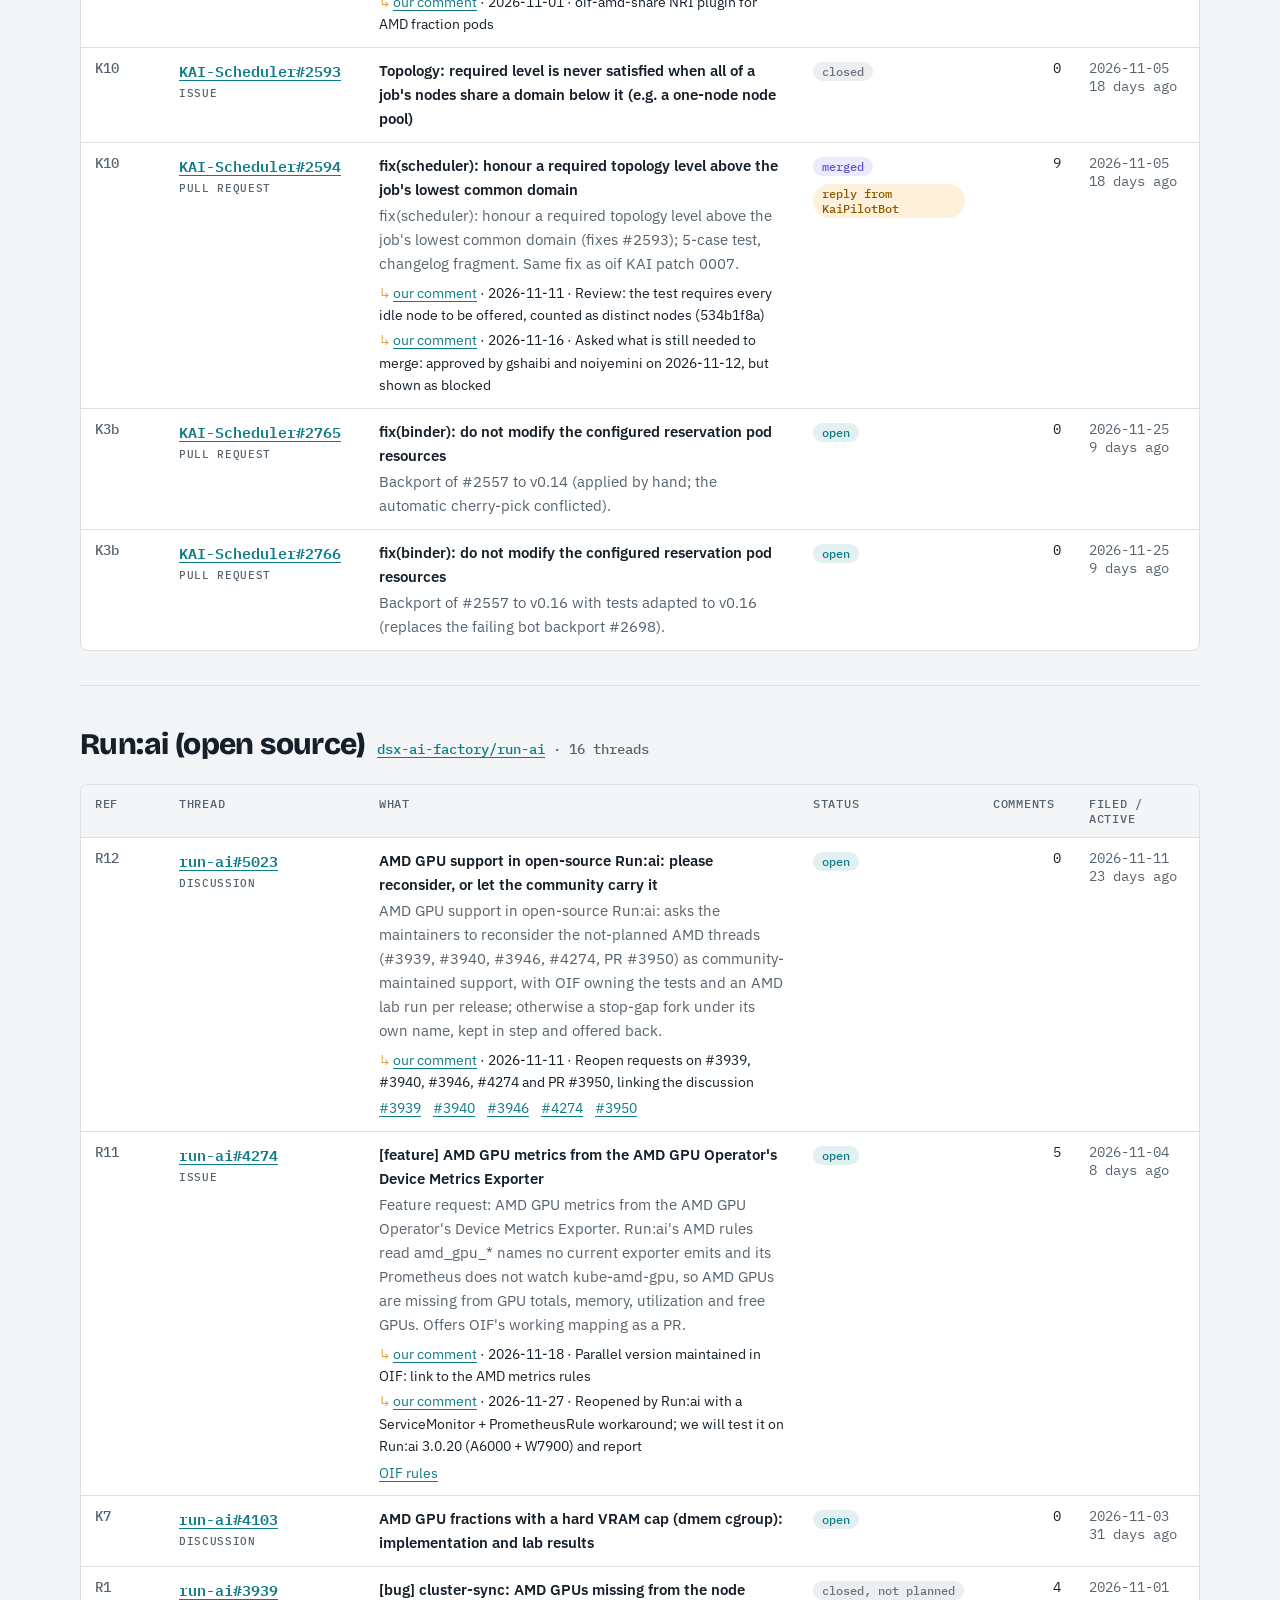
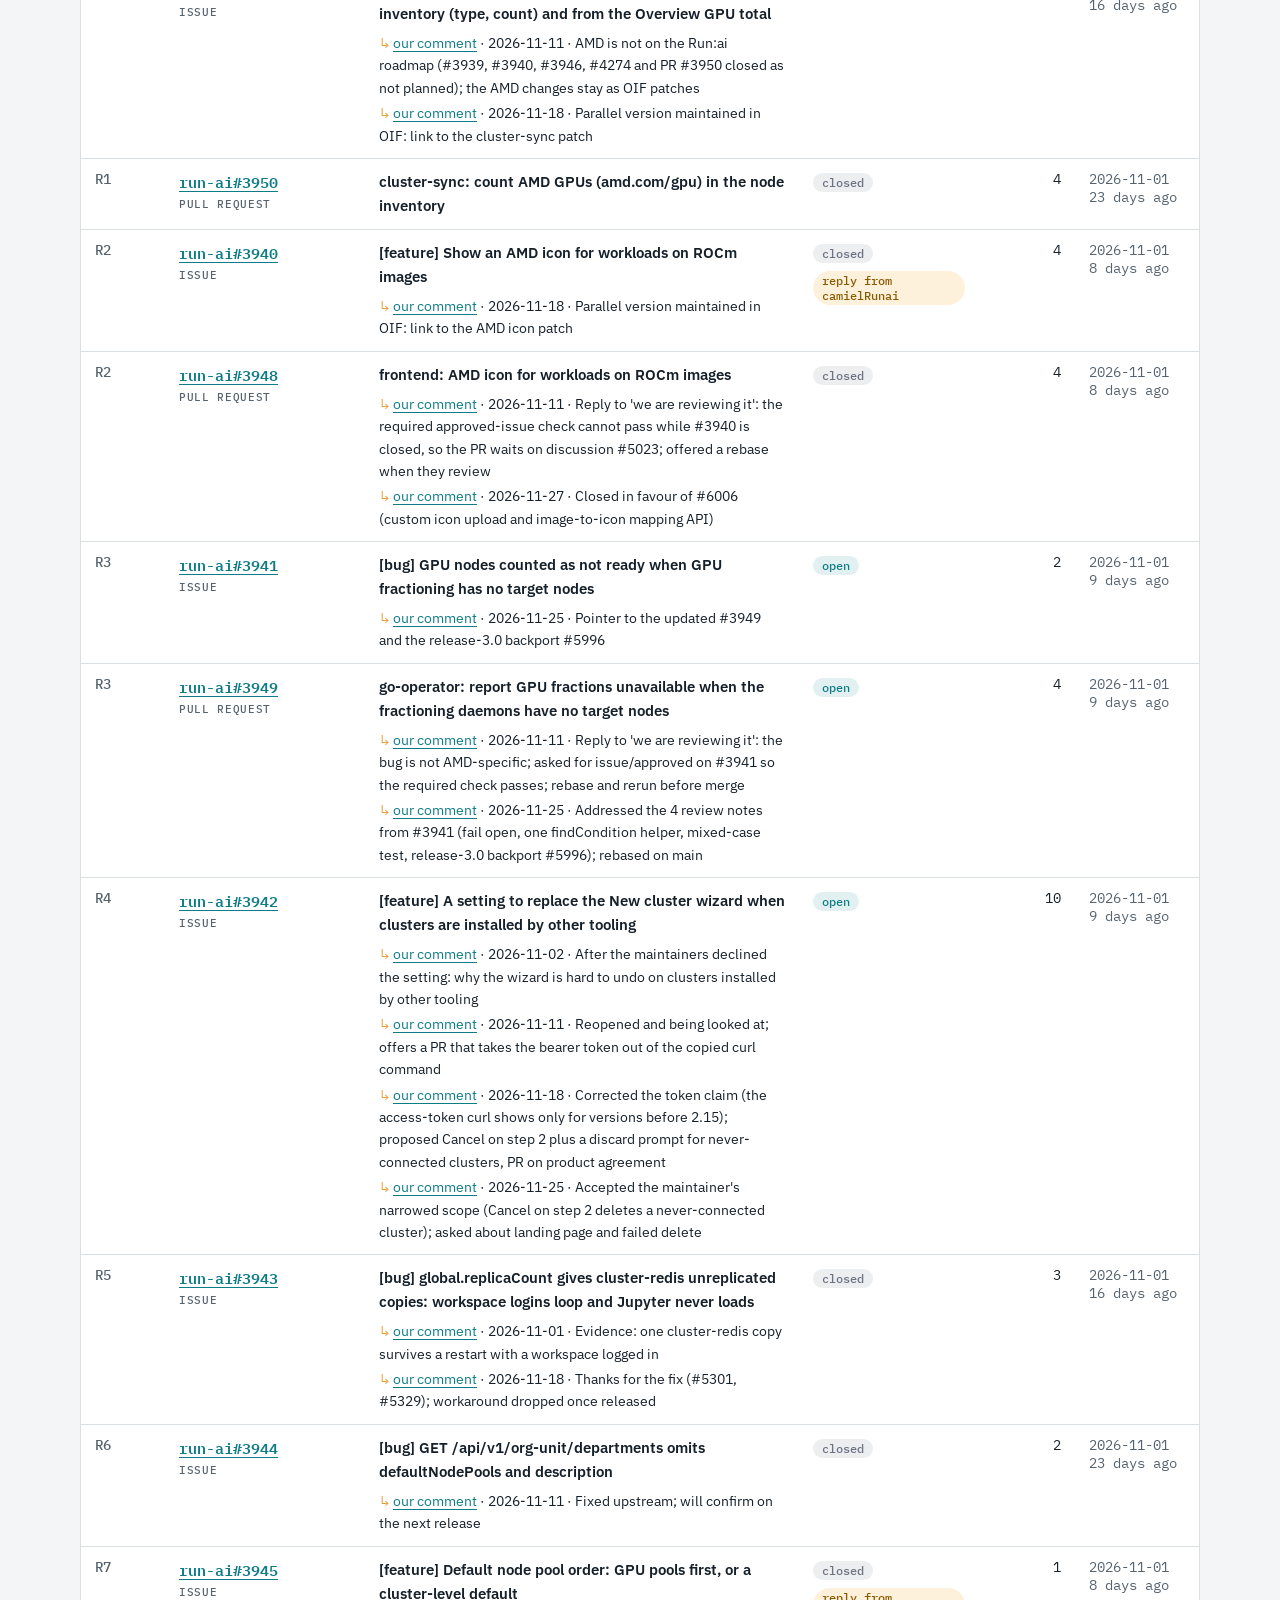
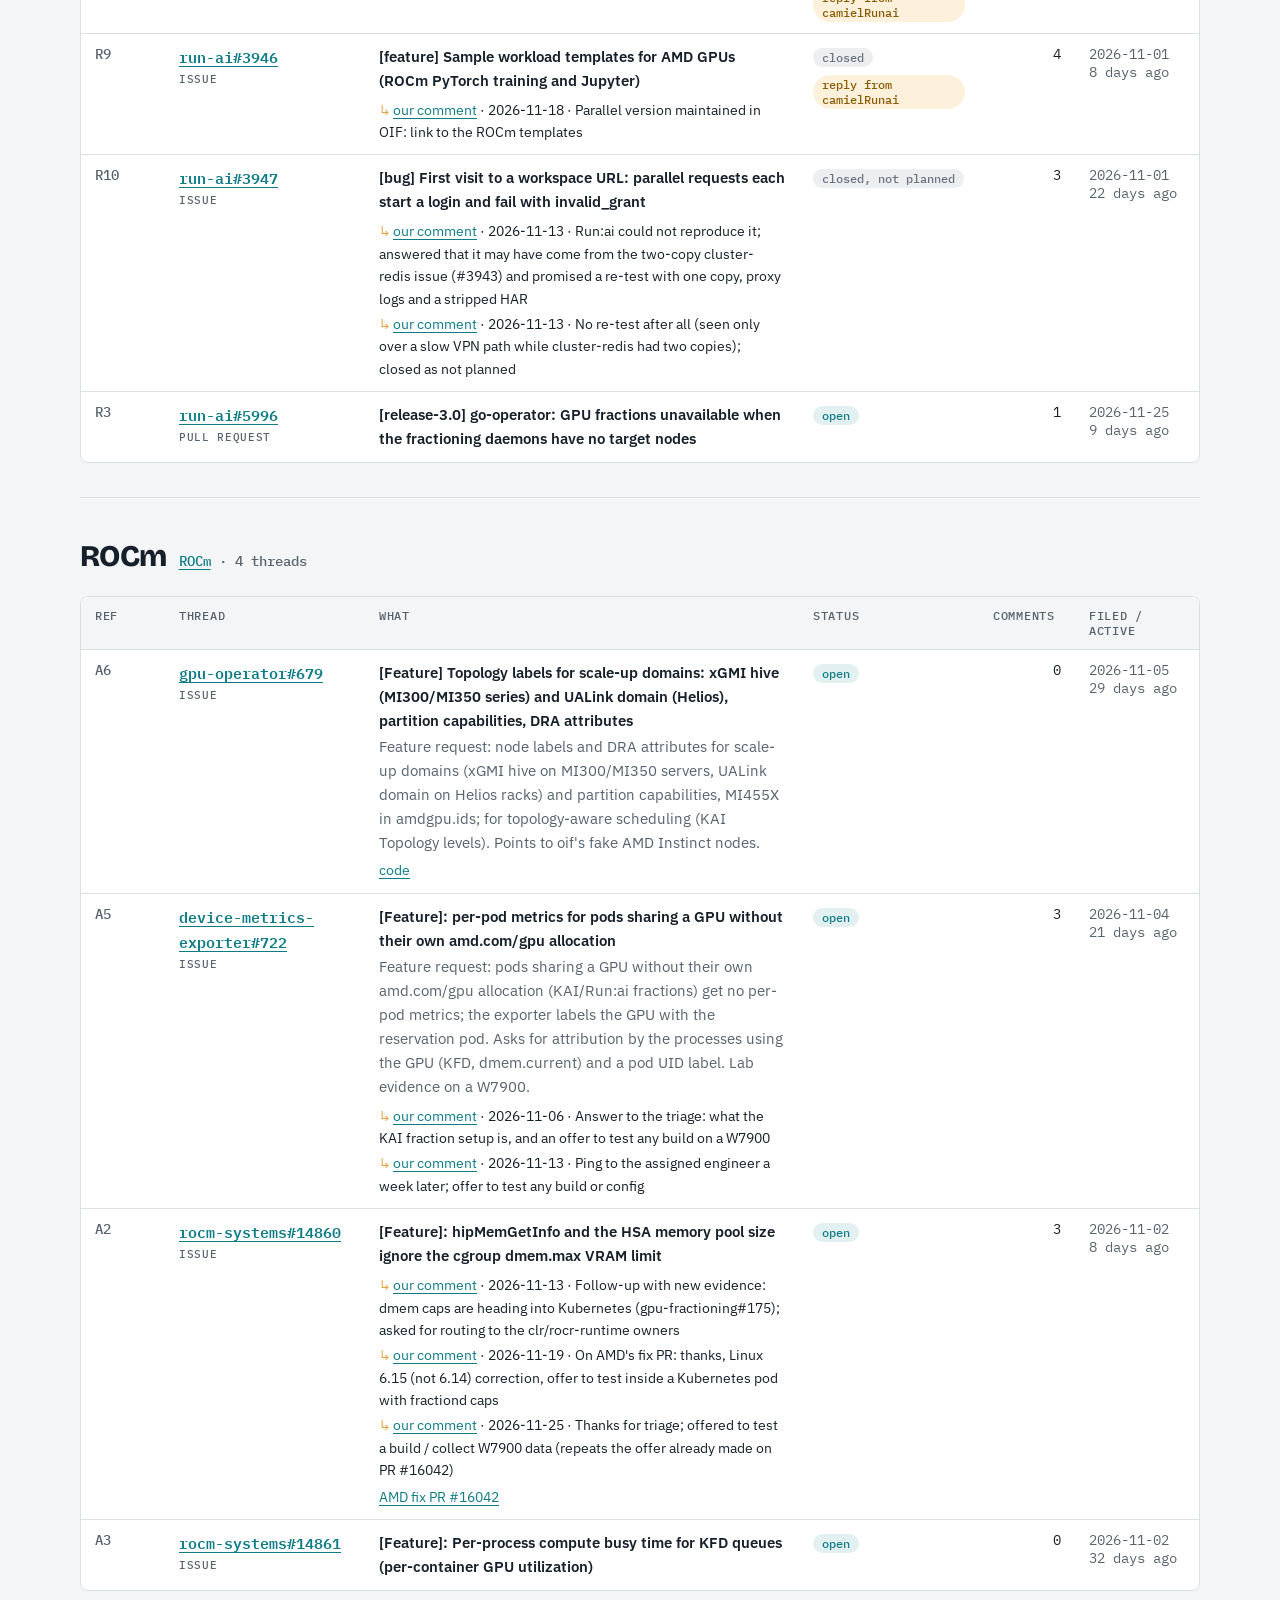
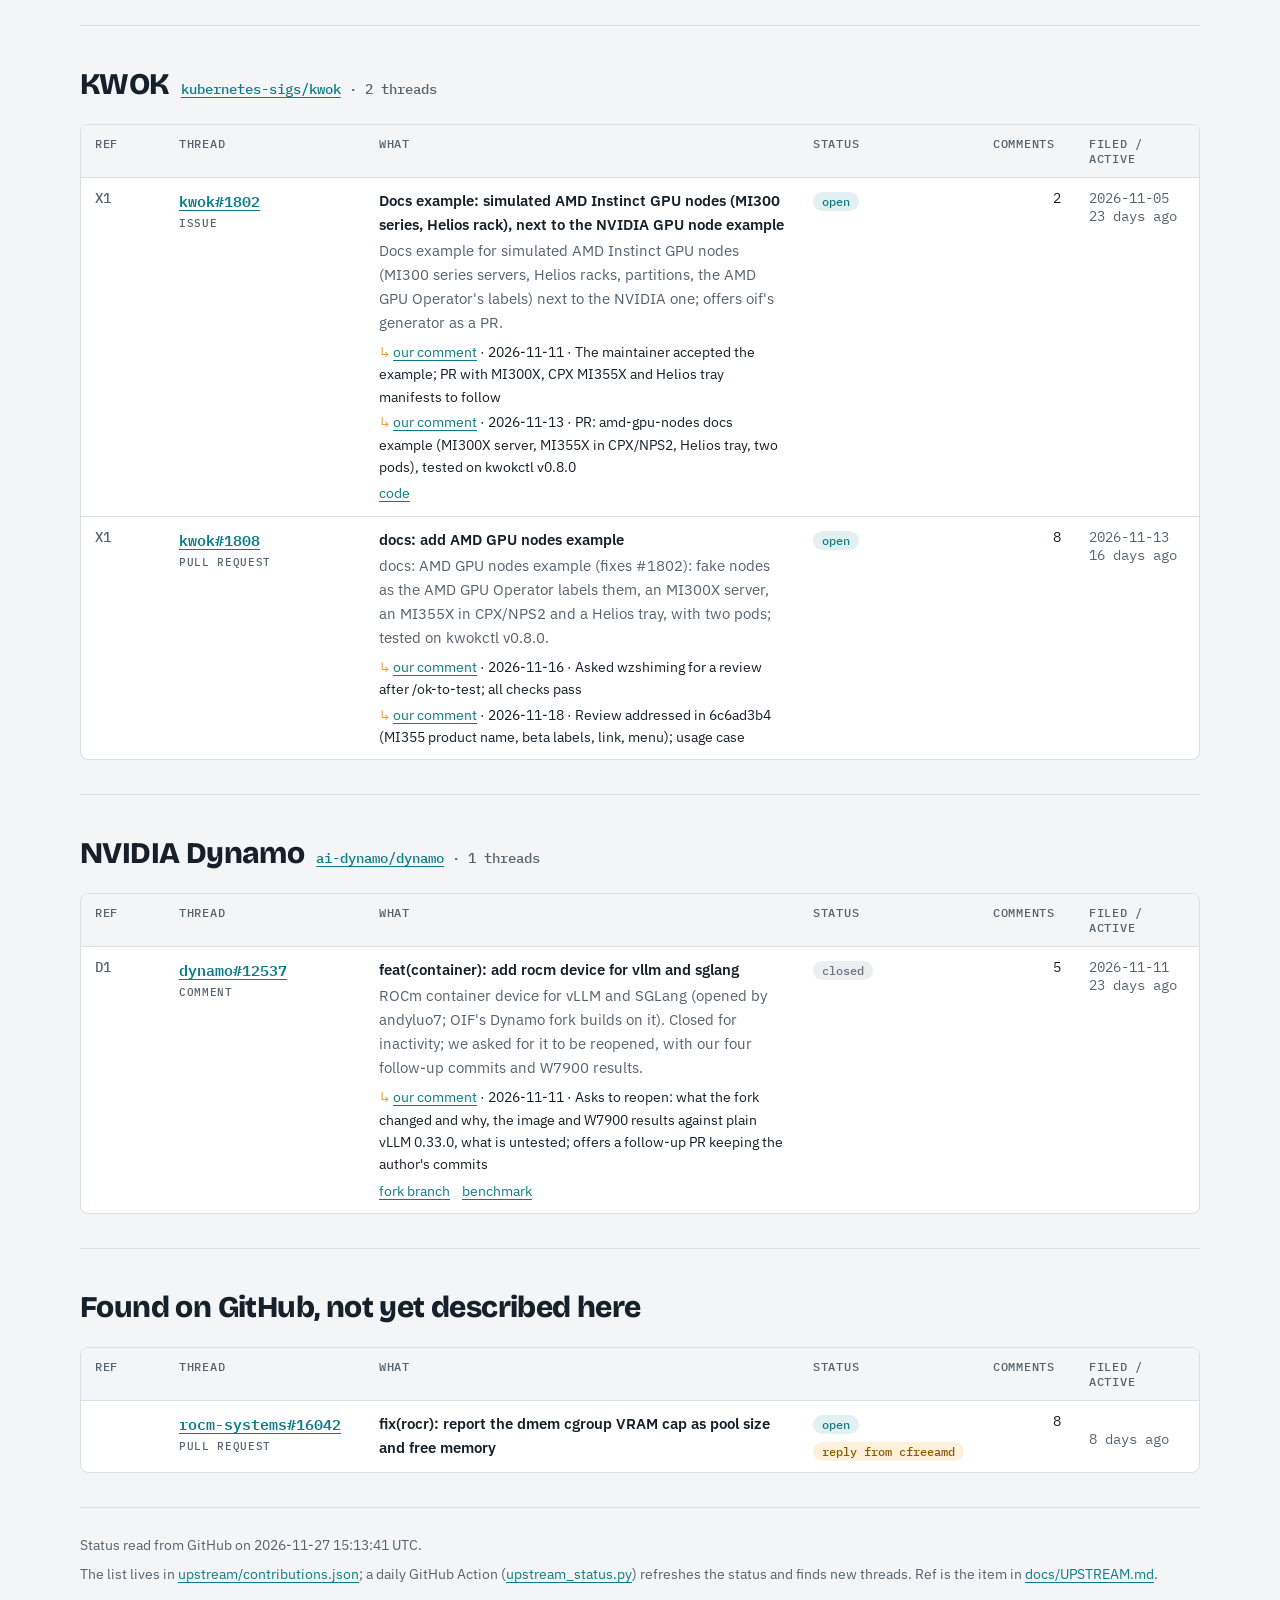
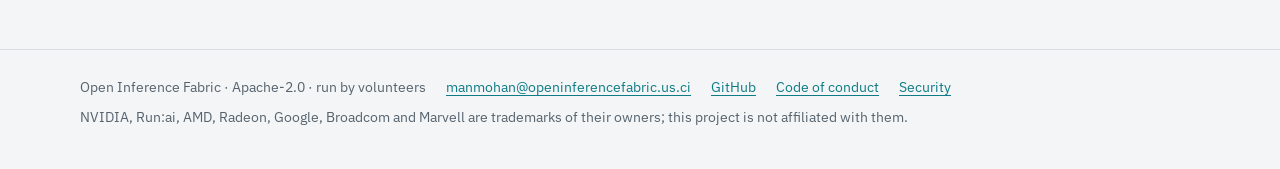
<file: upstream/index.html>
<!doctype html>
<html lang="en">
<head>
<meta charset="utf-8">
<meta name="viewport" content="width=device-width, initial-scale=1, viewport-fit=cover">
<title>Upstream Contributions · Open Inference Fabric</title>
<meta name="description" content="Every issue, pull request, discussion and comment Open Inference Fabric has filed upstream with the projects it builds on (Run:ai, KAI Scheduler, ROCm, Kubernetes SIGs), with live status.">
<meta property="og:title" content="Open Inference Fabric upstream contributions">
<meta property="og:description" content="Issues, pull requests, discussions and comments filed with Run:ai, KAI Scheduler and ROCm, with live status.">
<meta property="og:image" content="https://openinferencefabric.github.io/img/oif-social-light-1280x640.png">
<link rel="icon" href="../img/oif-icon-light-32.png" sizes="32x32">
<link rel="apple-touch-icon" href="../img/oif-icon-light-180.png">
<link rel="preconnect" href="https://fonts.googleapis.com">
<link rel="stylesheet" href="https://fonts.googleapis.com/css2?family=Bricolage+Grotesque:opsz,wght@12..96,600;12..96,800&family=IBM+Plex+Sans:wght@400;500;600&family=IBM+Plex+Mono:wght@400;500&display=swap">
<link rel="stylesheet" href="../site.css">
<style>
/* Layout: the site's paper ground; a status strip, then one ledger table per upstream project. */
:root {
  --bg: #F3F5F6; --surface: #FFFFFF; --fg: #16202A; --muted: #56636E; --line: #D9DFE3;
  --teal: #0E7C86; --saffron: #E39A2D; --ink: #16202A; --tint: #E3F0F1;
  --merged: #6250d6; --merged-bg: #ecebfb; --closed: #6b7280; --closed-bg: #eceef0; --wait-bg: #fdf1dc; --wait: #8a5a00;
  --display: "Bricolage Grotesque", "Segoe UI", system-ui, sans-serif;
  --body: "IBM Plex Sans", "Segoe UI", system-ui, sans-serif;
  --mono: "IBM Plex Mono", ui-monospace, Consolas, monospace;
  color-scheme: light;
}
@media (prefers-color-scheme: dark) {
  :root { --bg: #0E141A; --surface: #151D25; --fg: #E6EBEE; --muted: #9AA6B0; --line: #26313B;
    --teal: #2BA7B1; --saffron: #F0AE48; --ink: #E6EBEE; --tint: #13262A;
    --merged: #9085e9; --merged-bg: #221f3d; --closed: #9aa3ad; --closed-bg: #1d242c; --wait-bg: #33270f; --wait: #f0c674; color-scheme: dark; }
}
* { box-sizing: border-box; }
html, body { margin: 0; }
body { background: var(--bg); color: var(--fg); font: 16px/1.6 var(--body); }
a { color: var(--teal); text-underline-offset: 3px; }
a:focus-visible { outline: 2px solid var(--saffron); outline-offset: 2px; }
.wrap { max-width: 1160px; margin: 0 auto; padding-left: max(20px, env(safe-area-inset-left)); padding-right: max(20px, env(safe-area-inset-right)); }
h1, h2, h3 { font-family: var(--display); letter-spacing: -0.02em; text-wrap: balance; margin: 0; }
.intro { padding-block: 36px 28px; }
.eyebrow { font: 500 13px/1 var(--mono); letter-spacing: 0.08em; text-transform: uppercase; color: var(--teal); margin-bottom: 12px; }
h1 { font-size: clamp(34px, 5vw, 52px); font-weight: 800; line-height: 1.04; }
.lede { color: var(--muted); max-width: 70ch; margin: 14px 0 0; font-size: 18px; }
.stats { margin-top: 28px; display: grid; grid-template-columns: repeat(5, 1fr); gap: 12px; }
.stat { background: var(--surface); border: 1px solid var(--line); border-top: 6px solid var(--teal); border-radius: 8px; padding: 14px 16px; }
.stat:nth-child(even) { border-top-color: var(--saffron); }
.stat b { display: block; font: 800 34px/1.1 var(--display); letter-spacing: -0.02em; font-variant-numeric: tabular-nums; }
.stat span { color: var(--muted); font-size: 14px; }
.waiting { margin-top: 22px; background: var(--wait-bg); border: 1px solid var(--line); border-radius: 8px; padding: 14px 18px; }
.waiting h3 { font-size: 18px; color: var(--wait); }
.waiting ul { margin: 8px 0 0; padding-left: 20px; }
section { padding-block: 34px; border-top: 1px solid var(--line); }
section h2 { font-size: clamp(24px, 3vw, 30px); font-weight: 800; display: flex; gap: 12px; align-items: baseline; flex-wrap: wrap; }
section h2 small { font: 500 14px var(--mono); color: var(--muted); letter-spacing: 0; }
.tbl { overflow-x: auto; margin-top: 16px; background: var(--surface); border: 1px solid var(--line); border-radius: 8px; }
/* one fixed grid for every project's table, so each column lines up down the whole page */
table { border-collapse: collapse; width: 100%; font-size: 15px; min-width: 900px; table-layout: fixed; }
col.c-ref { width: 84px; } col.c-thread { width: 200px; } col.c-status { width: 180px; } col.c-num { width: 96px; } col.c-when { width: 124px; }
th, td { text-align: left; padding: 11px 14px; border-bottom: 1px solid var(--line); vertical-align: top; }
tr:last-child td { border-bottom: 0; }
th { font: 500 12px var(--mono); letter-spacing: 0.06em; text-transform: uppercase; color: var(--muted); background: var(--bg); }
td.ref { font: 500 14px var(--mono); color: var(--muted); white-space: nowrap; }
td.thread { overflow-wrap: anywhere; }
td.thread a { font: 600 15px var(--mono); }
td.when { font: 14px var(--mono); color: var(--muted); white-space: nowrap; font-variant-numeric: tabular-nums; }
td.num { font: 14px var(--mono); text-align: right; font-variant-numeric: tabular-nums; }
.kind { display: block; font: 500 11px var(--mono); letter-spacing: 0.06em; text-transform: uppercase; color: var(--muted); margin-top: 2px; }
.title { font-weight: 600; }
.sum { color: var(--muted); margin-top: 2px; }
.ours { margin: 6px 0 0; padding: 0; list-style: none; font-size: 14px; display: grid; gap: 3px; }
.ours li::before { content: "↳ "; color: var(--saffron); }
.links { font-size: 14px; margin-top: 4px; display: flex; gap: 12px; flex-wrap: wrap; }
.state { display: inline-block; font: 500 12px var(--mono); padding: 2px 9px; border-radius: 999px; background: var(--tint); color: var(--teal); white-space: nowrap; }
.state.merged { background: var(--merged-bg); color: var(--merged); }
.state.closed { background: var(--closed-bg); color: var(--closed); }
.state.reply { display: block; width: fit-content; max-width: 100%; white-space: normal; margin-top: 6px; background: var(--wait-bg); color: var(--wait); }
.notes { border-top: 1px solid var(--line); padding-block: 26px 40px; color: var(--muted); font-size: 14px; display: grid; gap: 6px; }
@media (max-width: 820px) { .stats { grid-template-columns: repeat(2, 1fr); } }
</style>
</head>
<body>

<!-- site-head -->
<header class="site-head"><div class="site-in">
    <a class="site-brand" href="../" aria-label="Open Inference Fabric home"><svg class="wv" viewBox="0 0 132 100" aria-hidden="true"><rect class="wv-x wv-warp" x="26" y="12" width="15" height="76" rx="7.5" style="fill:var(--teal)"/><rect class="wv-x wv-warp s" x="54" y="12" width="15" height="76" rx="7.5" style="fill:var(--saffron)"/><g class="wv-x wv-weft"><rect x="8" y="27" width="76" height="21" style="fill:var(--bg)"/><rect x="8" y="30" width="76" height="15" rx="7.5" style="fill:var(--ink)"/></g><g class="wv-x wv-weft b"><rect x="8" y="53" width="76" height="21" style="fill:var(--bg)"/><rect x="8" y="56" width="76" height="15" rx="7.5" style="fill:var(--ink)"/></g><g class="wv-x wv-cross"><rect x="51" y="29" width="21" height="17" style="fill:var(--bg)"/><rect x="54" y="28" width="15" height="19" style="fill:var(--saffron)"/></g><g class="wv-x wv-cross b"><rect x="23" y="55" width="21" height="17" style="fill:var(--bg)"/><rect x="26" y="54" width="15" height="19" style="fill:var(--teal)"/></g><circle class="wv-x wv-tok r1 t1" cx="96" cy="37.5" r="7.5" style="fill:var(--ink)"/><circle class="wv-x wv-tok r1 t2" cx="113" cy="37.5" r="5" style="fill:var(--ink)"/><circle class="wv-x wv-tok r1 t3" cx="125" cy="37.5" r="3" style="fill:var(--ink)"/><circle class="wv-x wv-tok r2 t1" cx="96" cy="63.5" r="7.5" style="fill:var(--ink)"/><circle class="wv-x wv-tok r2 t2" cx="113" cy="63.5" r="5" style="fill:var(--ink)"/><circle class="wv-x wv-tok r2 t3" cx="125" cy="63.5" r="3" style="fill:var(--ink)"/></svg><b>open inference <span>fabric</span></b></a>
    <nav class="site-nav" aria-label="Main">
      <a href="../#stack">The stack</a>
      <a href="../#architecture">How it works</a>
      <a class="duo" href="../#amd"><i></i>NVIDIA + AMD</a>
      <a href="../roadmap/">Roadmap</a>
      <a href="../upstream/" aria-current="page">Upstream work</a>
      <a href="../benchmarks/">Benchmarks</a>
      <a href="../code-map/">Code map</a>
      <a href="../#contribute">Contribute</a>
      <a href="https://github.com/openinferencefabric/oif">GitHub ↗</a>
    </nav>
</div></header>
<!-- /site-head -->

<div class="wrap">

  <div class="intro">
    <p class="page-eyebrow">Upstream work</p>
    <h1>What OIF has proposed to the projects it builds on</h1>
    <p class="lede">Every issue, pull request, discussion and comment Open Inference Fabric has filed with the open-source projects it builds on (Run:ai, KAI Scheduler, ROCm and Kubernetes SIGs), each backed by lab evidence. Status is read from GitHub every day.</p>
    <div class="stats" id="stats"></div>
    <div class="waiting" id="waiting" hidden></div>
  </div>

  <div id="projects"></div>
  <section id="new-sec" hidden><h2>Found on GitHub, not yet described here</h2><div class="tbl"><table id="new"></table></div></section>

  <div class="notes">
    <span id="gen">Loading status…</span>
    <span>The list lives in <a href="https://github.com/openinferencefabric/openinferencefabric.github.io/blob/main/upstream/contributions.json">upstream/contributions.json</a>; a daily GitHub Action (<a href="https://github.com/openinferencefabric/openinferencefabric.github.io/blob/main/scripts/upstream_status.py">upstream_status.py</a>) refreshes the status and finds new threads. Ref is the item in <a href="https://github.com/openinferencefabric/oif/blob/main/docs/UPSTREAM.md">docs/UPSTREAM.md</a>.</span>
  </div>
</div>
<!-- site-foot -->
<footer class="site-foot"><div class="site-in">
    <span>Open Inference Fabric · Apache-2.0 · run by volunteers</span>
    <a href="mailto:manmohan@openinferencefabric.us.ci">manmohan@openinferencefabric.us.ci</a>
    <a href="https://github.com/openinferencefabric">GitHub</a>
    <a href="https://github.com/openinferencefabric/oif/blob/main/CODE_OF_CONDUCT.md">Code of conduct</a>
    <a href="https://github.com/openinferencefabric/oif/blob/main/docs/SECURITY.md">Security</a>
    <span class="tm">NVIDIA, Run:ai, AMD, Radeon, Google, Broadcom and Marvell are trademarks of their owners; this project is not affiliated with them.</span>
</div></footer>
<!-- /site-foot -->

<script>
const esc = s => String(s ?? "").replace(/[&<>"]/g, c => ({ "&": "&amp;", "<": "&lt;", ">": "&gt;", '"': "&quot;" }[c]));
const short = url => { const m = url.match(/github\.com\/([^/]+)\/([^/]+)\/(issues|pull|discussions)\/(\d+)/); return m ? `${m[2]}#${m[4]}` : url; };
const day = iso => iso ? new Date(iso).toISOString().slice(0, 10) : "";
const ago = iso => { if (!iso) return ""; const d = Math.round((Date.now() - new Date(iso)) / 864e5); return d <= 0 ? "today" : d === 1 ? "1 day ago" : d + " days ago"; };
const KIND = { issue: "issue", pr: "pull request", discussion: "discussion", comment: "comment" };
function chip(st) {
  if (!st) return `<span class="state closed">unknown</span>`;
  const cls = st.state === "merged" ? "merged" : (st.state === "closed" ? "closed" : "");
  const label = st.state === "closed" && st.closed_reason === "not_planned" ? "closed, not planned" : st.state;
  return `<span class="state ${cls}">${esc(label)}</span>` + (st.reply_waiting ? `<span class="state reply">reply from ${esc(st.last_comment.author)}</span>` : "");
}
// our summary only when it adds to GitHub's title (most words new), else just the title
const words = s => new Set(String(s || "").toLowerCase().replace(/\[[^\]]*\]|[^a-z0-9.#]+/g, " ").split(" ").filter(w => w.length > 2));
function adds(summary, title) { const a = words(summary), b = words(title); if (!a.size) return false; let n = 0; a.forEach(w => b.has(w) || n++); return n / a.size > 0.4; }
function row(t, st) {
  const ours = (t.ours || []).map(o => `<li><a href="${esc(o.url)}">our comment</a> · ${esc(o.date)} · ${esc(o.note)}</li>`).join("");
  const links = (t.links || []).map(l => `<a href="${esc(l.url)}">${esc(l.label)}</a>`).join("");
  return `<tr>
    <td class="ref">${esc(t.ref || "")}</td>
    <td class="thread"><a href="${esc(t.url)}">${esc(short(t.url)).replace("#", "<wbr>#")}</a><span class="kind">${esc(KIND[t.kind] || t.kind)}</span></td>
    <td><div class="title">${esc(st ? st.title : "")}</div>${adds(t.summary, st && st.title) || !st ? `<div class="sum">${esc(t.summary)}</div>` : ""}${ours ? `<ul class="ours">${ours}</ul>` : ""}${links ? `<div class="links">${links}</div>` : ""}</td>
    <td>${chip(st)}</td>
    <td class="num">${st ? st.comments : ""}</td>
    <td class="when">${esc(t.date)}<br>${st ? esc(ago(st.updated)) : ""}</td></tr>`;
}
const HEAD = `<colgroup><col class="c-ref"><col class="c-thread"><col><col class="c-status"><col class="c-num"><col class="c-when"></colgroup><thead><tr><th>Ref</th><th>Thread</th><th>What</th><th>Status</th><th class="num">Comments</th><th>Filed / active</th></tr></thead>`;

Promise.all([fetch("contributions.json").then(r => r.json()), fetch("status.json", { cache: "no-cache" }).then(r => r.ok ? r.json() : { threads: {}, new: [] }).catch(() => ({ threads: {}, new: [] }))])
.then(([c, s]) => {
  const all = c.projects.flatMap(p => p.threads), S = s.threads || {};
  const n = k => all.filter(t => S[t.url] && k(S[t.url], t)).length;
  const stats = [
    [all.length, "threads"],
    [all.filter(t => t.kind === "pr").length, "pull requests"],
    [n(st => st.state === "merged"), "merged"],
    [n(st => !["closed", "merged"].includes(st.state)), "open"],
    [n(st => st.reply_waiting), "replies to answer"],
  ];
  document.getElementById("stats").innerHTML = stats.map(([v, l]) => `<div class="stat"><b>${v}</b><span>${l}</span></div>`).join("");
  const wait = all.filter(t => S[t.url] && S[t.url].reply_waiting);
  if (wait.length) {
    const w = document.getElementById("waiting");
    w.innerHTML = `<h3>Waiting on us</h3><ul>${wait.map(t => `<li><a href="${esc(S[t.url].last_comment.url)}">${esc(short(t.url))}</a>: ${esc(S[t.url].last_comment.author)} replied ${esc(ago(S[t.url].last_comment.at))}</li>`).join("")}</ul>`;
    w.hidden = false;
  }
  document.getElementById("projects").innerHTML = c.projects.map(p => `<section><h2>${esc(p.name)} <small><a href="https://github.com/${esc(p.repo)}">${esc(p.repo)}</a> · ${p.threads.length} threads</small></h2>
    <div class="tbl"><table>${HEAD}<tbody>${p.threads.map(t => row(t, S[t.url])).join("")}</tbody></table></div></section>`).join("");
  if ((s.new || []).length) {
    document.getElementById("new").innerHTML = HEAD + "<tbody>" + s.new.map(u => row({ url: u, kind: S[u].kind, summary: "" }, S[u])).join("") + "</tbody>";
    document.getElementById("new-sec").hidden = false;
  }
  document.getElementById("gen").textContent = s.generated ? `Status read from GitHub on ${s.generated.replace("T", " ").replace("Z", " UTC")}.` : "Status not generated yet.";
});
</script>
</body>
</html>
</file>
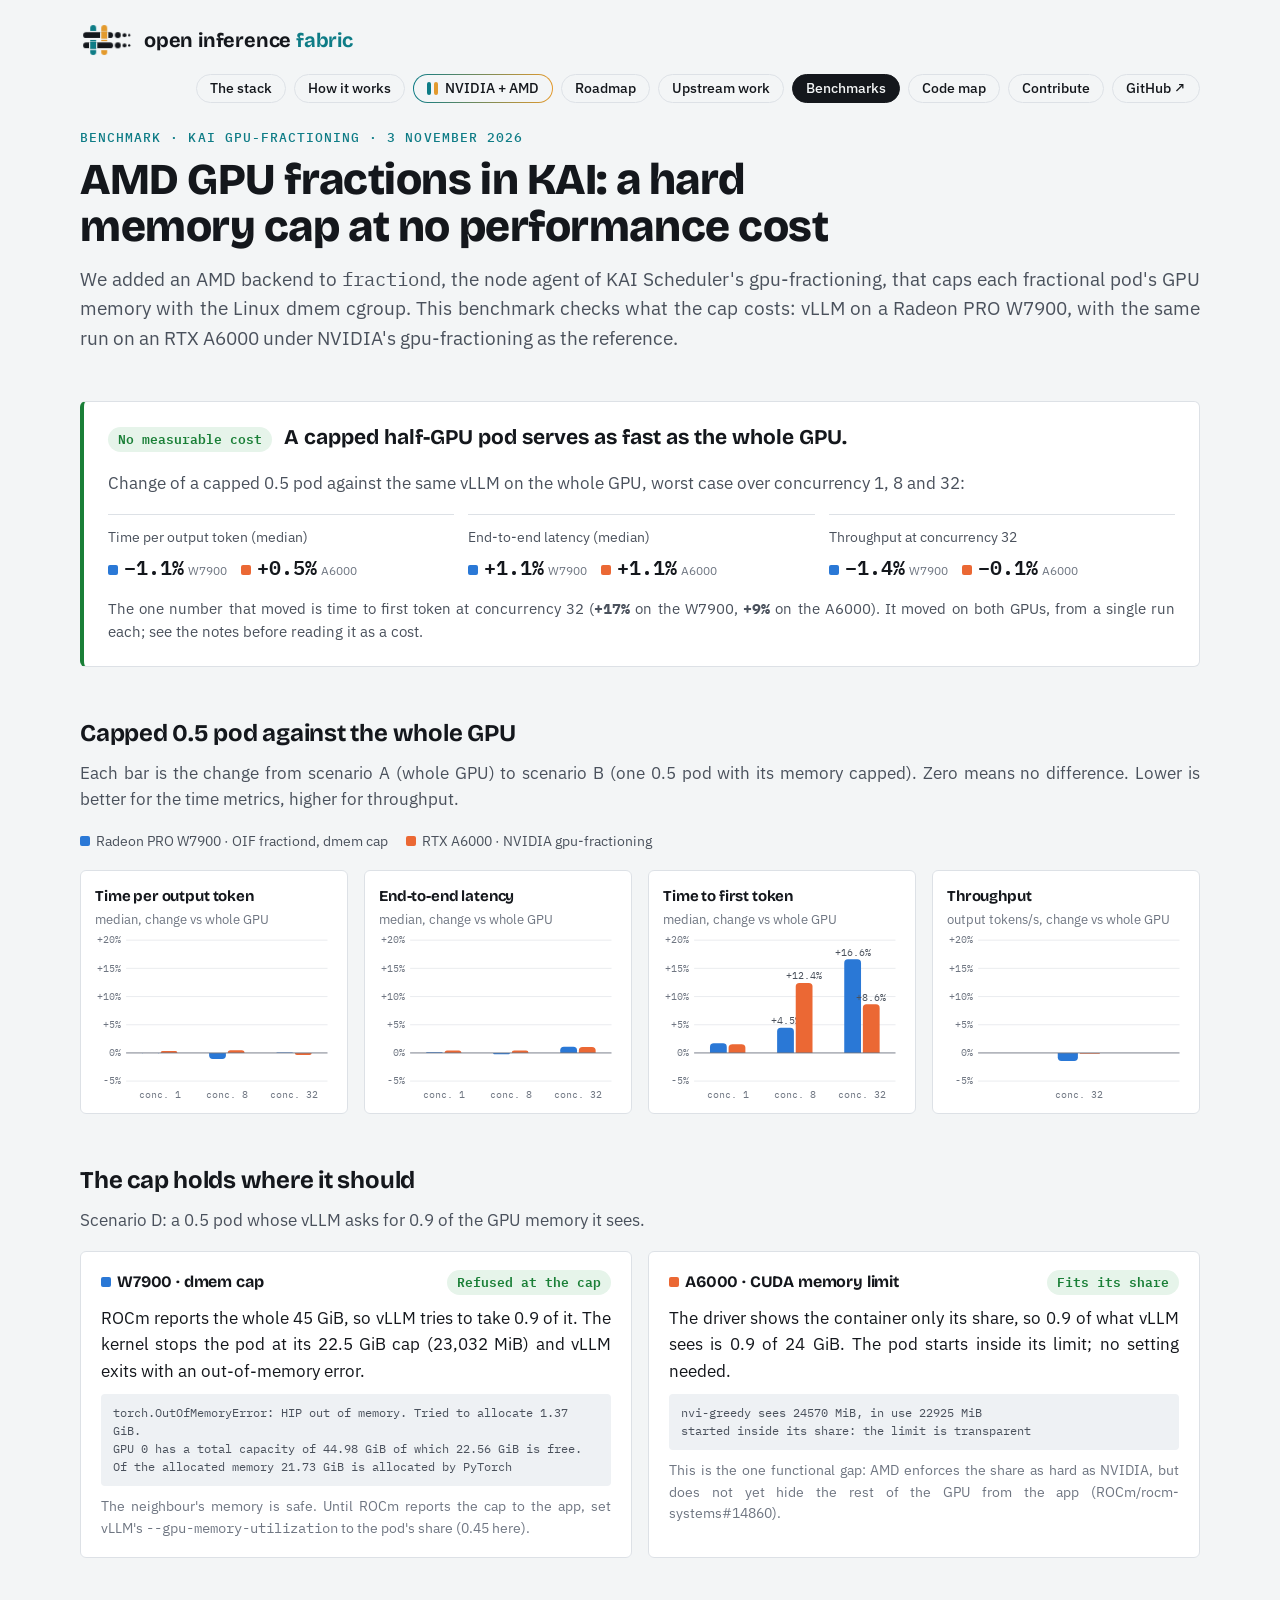
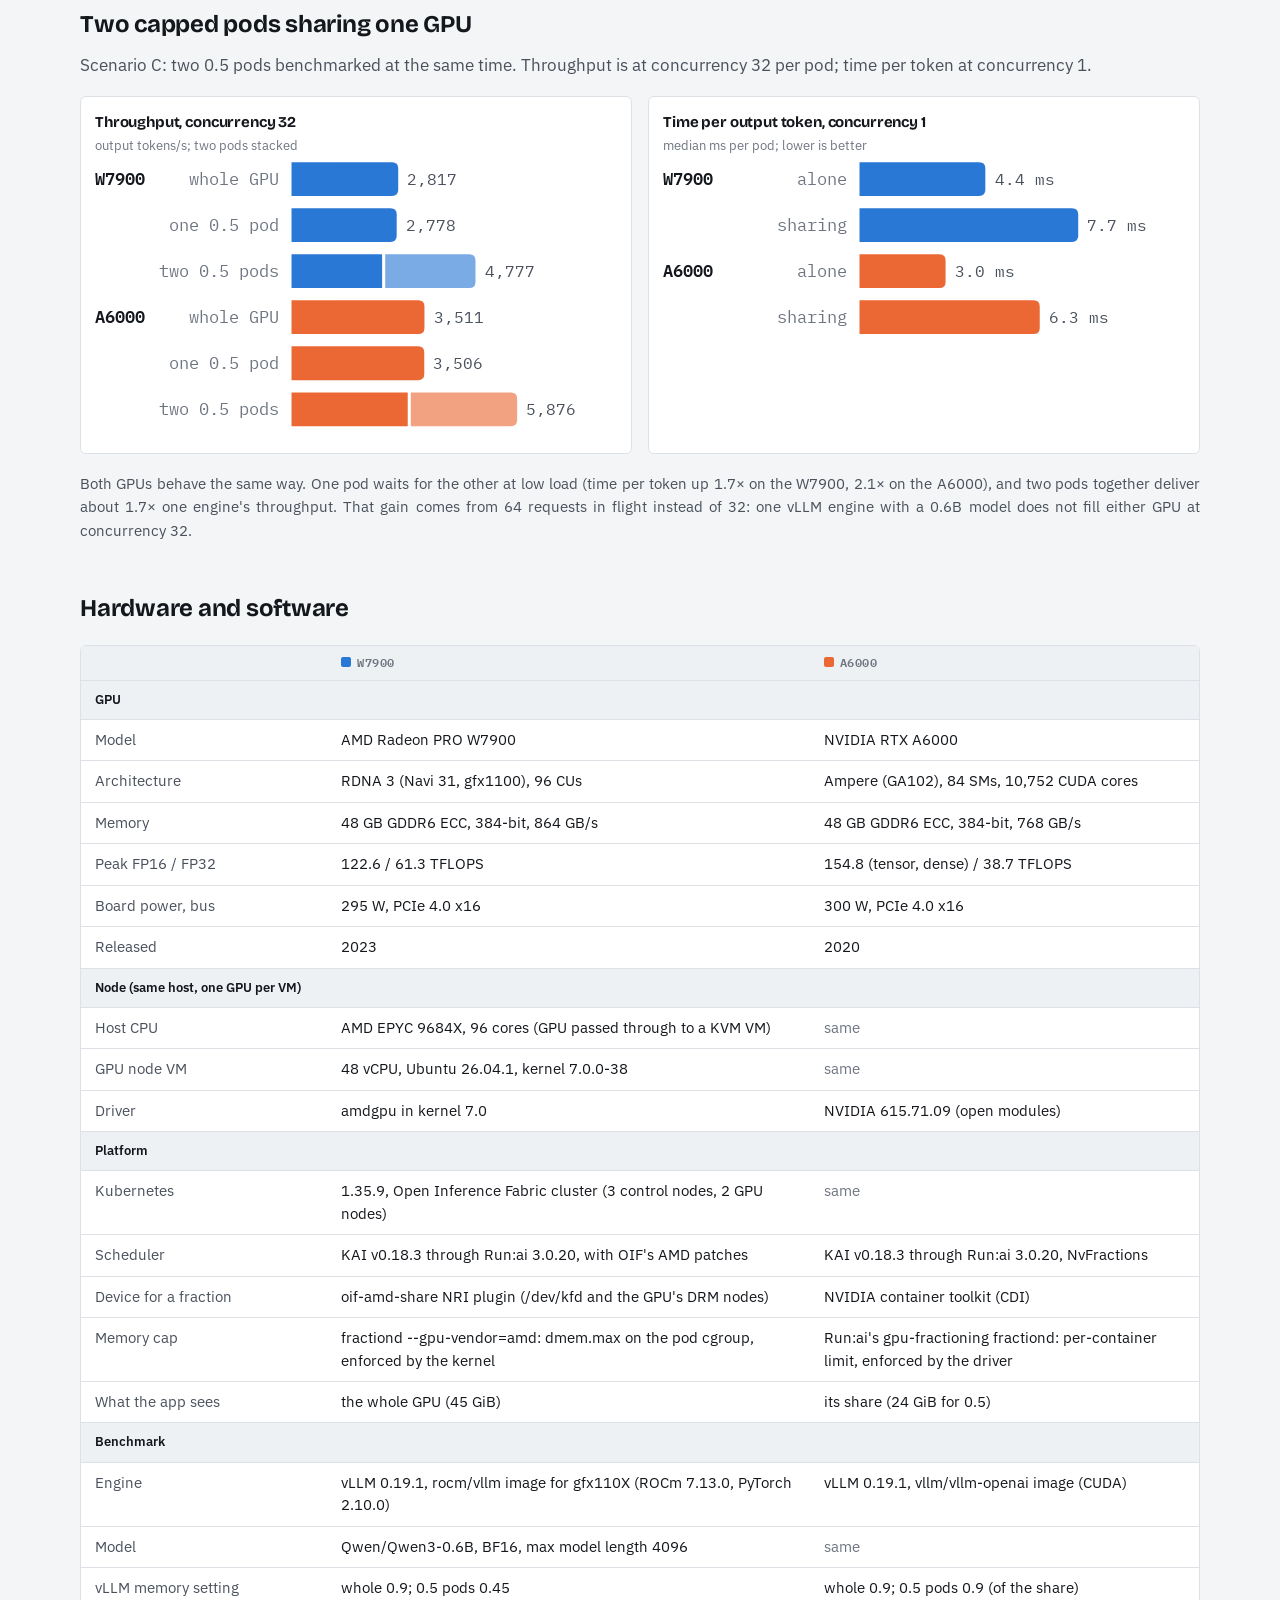
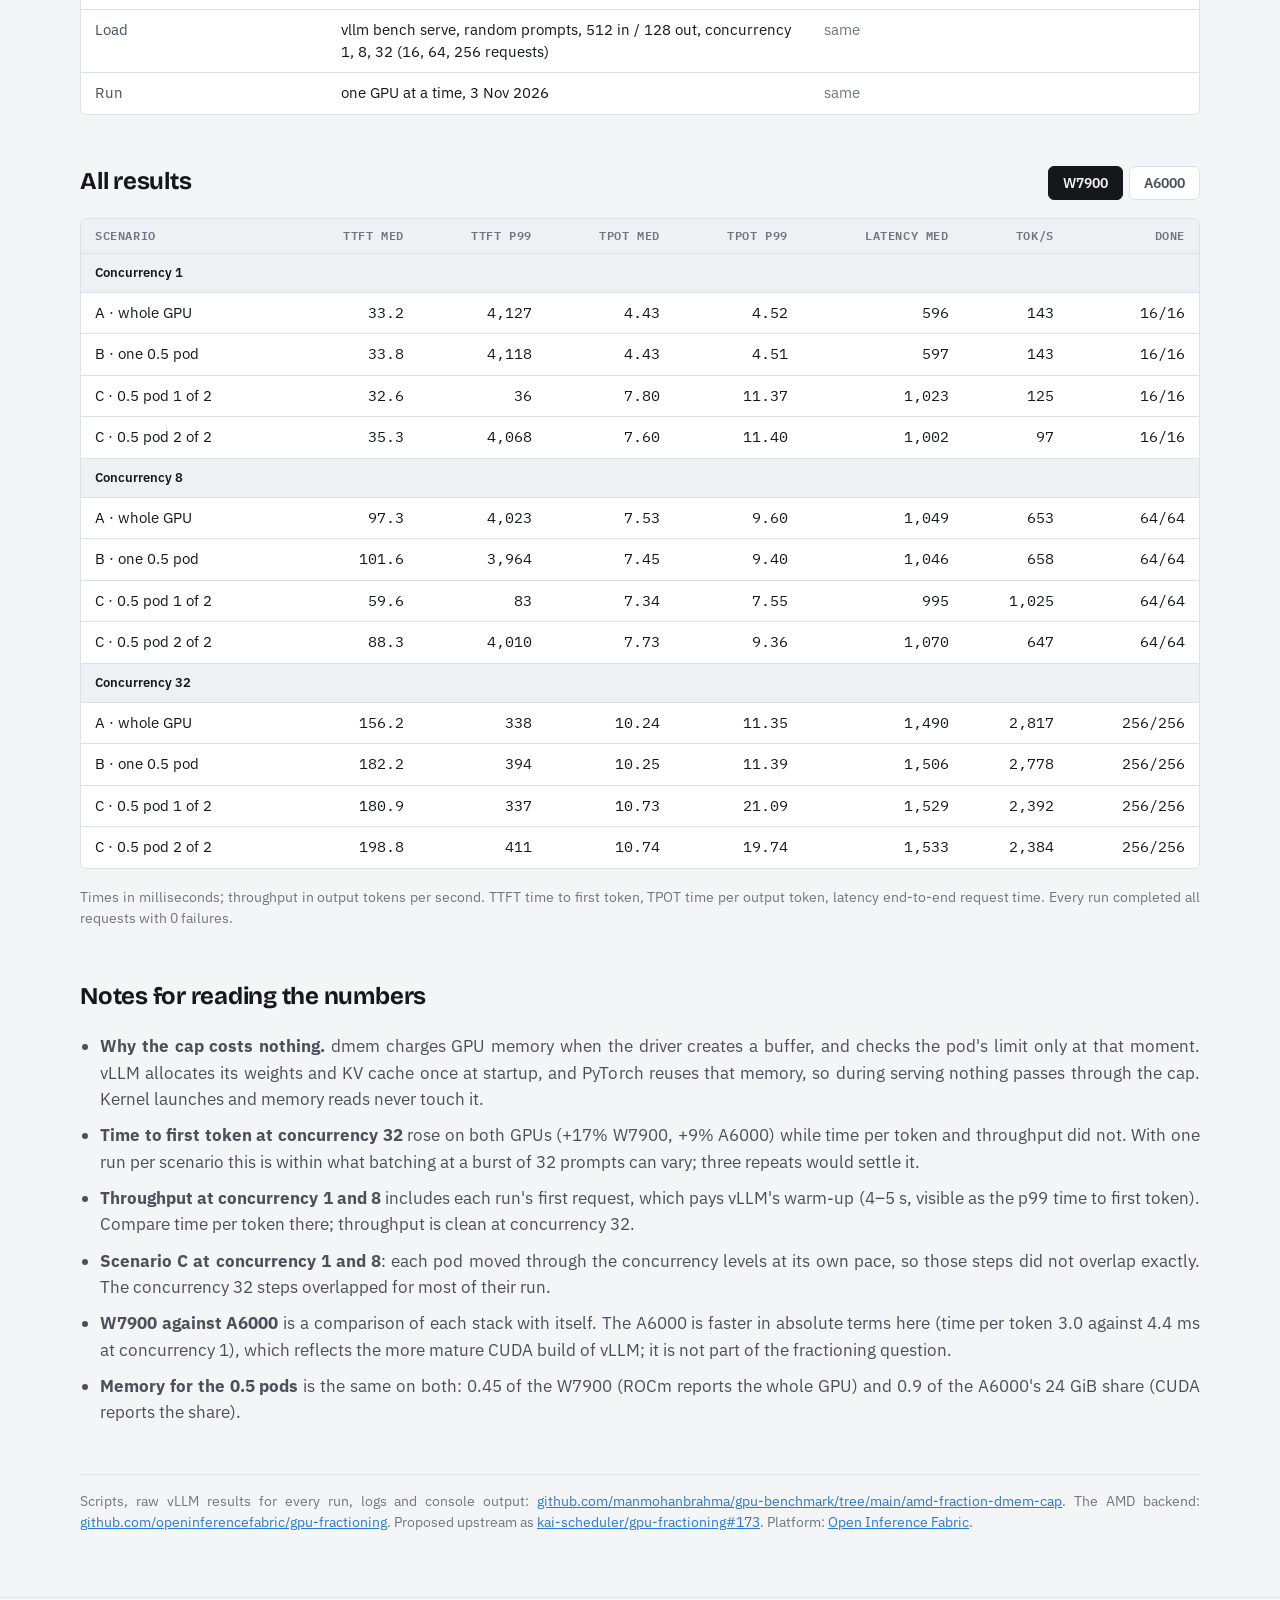
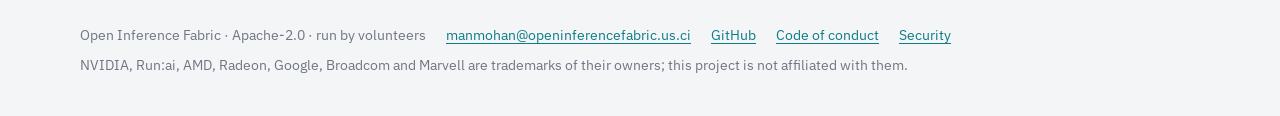
<file: benchmarks/amd-fraction-dmem-cap/index.html>
<!doctype html>
<html lang="en">
<head>
<meta charset="utf-8">
<meta name="viewport" content="width=device-width, initial-scale=1, viewport-fit=cover">
<title>AMD GPU fractions in KAI · Open Inference Fabric</title>
<meta name="description" content="An AMD backend for KAI gpu-fractioning caps each fractional pod's GPU memory with the Linux dmem cgroup. What the cap costs, measured on a Radeon PRO W7900 and an RTX A6000.">
<meta property="og:title" content="AMD GPU fractions in KAI: a hard memory cap at no performance cost">
<meta property="og:description" content="An AMD backend for KAI gpu-fractioning caps each fractional pod's GPU memory with the Linux dmem cgroup. What the cap costs, measured on a Radeon PRO W7900 and an RTX A6000.">
<meta property="og:url" content="https://openinferencefabric.us.ci/benchmarks/amd-fraction-dmem-cap/">
<meta property="og:image" content="https://openinferencefabric.github.io/img/oif-social-light-1280x640.png">
<link rel="canonical" href="https://openinferencefabric.us.ci/benchmarks/amd-fraction-dmem-cap/">
<link rel="icon" href="../../img/oif-icon-light-32.png" sizes="32x32">
<link rel="apple-touch-icon" href="../../img/oif-icon-light-180.png">
<link rel="preconnect" href="https://fonts.googleapis.com">
<link rel="preconnect" href="https://fonts.gstatic.com" crossorigin>
<link rel="stylesheet" href="https://fonts.googleapis.com/css2?family=Bricolage+Grotesque:opsz,wght@12..96,600;12..96,700&family=IBM+Plex+Mono:wght@400;500&family=IBM+Plex+Sans:wght@400;500;600&display=swap">
<link rel="stylesheet" href="../../site.css">
<style>
/* Layout: a single reading column for the verdict and notes; charts and tables break wider on a lab-report grid */
:root {
  --bg: #F3F5F6; --surface: #ffffff;
  --l-teal: #0E7C86; --l-saffron: #E39A2D; --l-ink: #16202A; --ink: #14171c; --ink-2: #4a515c; --ink-3: #6f7682;
  --rule: #dde1e6; --grid: #e8ebee; --chip: #eef1f4;
  --amd: #2a78d6; --nv: #eb6834; --good: #1a7f37; --good-bg: #e6f4ea; --warn: #9a6700; --warn-bg: #fff4d6;
  --f-display: "Bricolage Grotesque", "Segoe UI", system-ui, sans-serif;
  --f-body: "IBM Plex Sans", "Segoe UI", system-ui, sans-serif;
  --f-mono: "IBM Plex Mono", ui-monospace, "Cascadia Mono", Consolas, monospace;
  --line: var(--rule); --muted: var(--ink-3); --teal: var(--l-teal); --saffron: var(--l-saffron);
  --display: var(--f-display); --body: var(--f-body); --mono: var(--f-mono);
}
@media (prefers-color-scheme: dark) { :root:not([data-theme="light"]) {
  --l-teal: #2BA7B1; --l-saffron: #F0AE48; --l-ink: #E6EBEE;
  --bg: #121418; --surface: #1a1d22; --ink: #eceef1; --ink-2: #b4bac3; --ink-3: #8b929c;
  --rule: #2d3239; --grid: #252a30; --chip: #232830;
  --amd: #3987e5; --nv: #d95926; --good: #4ac26b; --good-bg: #16301f; --warn: #d4a72c; --warn-bg: #33290f; color-scheme: dark } }
:root[data-theme="dark"] {
  --l-teal: #2BA7B1; --l-saffron: #F0AE48; --l-ink: #E6EBEE;
  --bg: #121418; --surface: #1a1d22; --ink: #eceef1; --ink-2: #b4bac3; --ink-3: #8b929c;
  --rule: #2d3239; --grid: #252a30; --chip: #232830;
  --amd: #3987e5; --nv: #d95926; --good: #4ac26b; --good-bg: #16301f; --warn: #d4a72c; --warn-bg: #33290f; color-scheme: dark }

* { box-sizing: border-box }
body { background: var(--bg); color: var(--ink); font: 400 17px/1.55 var(--f-body); margin: 0 }
.wrap { max-width: 1160px; margin: 0 auto; display: grid; gap: 48px; padding-block: 8px 40px;
  padding-left: max(20px, env(safe-area-inset-left, 0px)); padding-right: max(20px, env(safe-area-inset-right, 0px)) }
.col { max-width: none }
.wrap p, .notes li { text-align: justify; hyphens: auto }
.wrap p.eyebrow, .panel p.sub { text-align: left; hyphens: manual }
h1, h2, h3 { font-family: var(--f-display); text-wrap: balance; margin: 0; letter-spacing: -0.01em }
h1 { font-size: clamp(30px, 5vw, 44px); font-weight: 800; line-height: 1.08 }
h2 { font-size: 24px; font-weight: 700 }
h3 { font-size: 16px; font-weight: 700 }
p { margin: 0 }
.eyebrow { font: 600 12px/1 var(--f-mono); letter-spacing: 0.08em; text-transform: uppercase; color: var(--ink-3) }
.lede { font-size: 19px; color: var(--ink-2); margin-top: 14px }
section { display: grid; gap: 18px }
.mono { font-family: var(--f-mono); font-variant-numeric: tabular-nums }
a { color: var(--amd) }

.verdict { background: var(--surface); border: 1px solid var(--rule); border-left: 4px solid var(--good); border-radius: 6px; padding: 22px 24px; display: grid; gap: 18px }
.verdict .answer { display: flex; gap: 12px; align-items: baseline; flex-wrap: wrap }
.pill { font: 600 13px/1 var(--f-mono); padding: 6px 10px; border-radius: 99px; background: var(--good-bg); color: var(--good); white-space: nowrap }
.pill.warn { background: var(--warn-bg); color: var(--warn) }
.verdict .answer strong { font: 700 21px/1.3 var(--f-display) }
.deltas { display: grid; grid-template-columns: repeat(auto-fit, minmax(210px, 1fr)); gap: 14px }
.delta { display: grid; gap: 6px; padding-top: 12px; border-top: 1px solid var(--rule) }
.delta .lab { font-size: 14px; color: var(--ink-2) }
.delta .row { display: flex; gap: 14px; align-items: baseline; font: 600 20px/1.2 var(--f-mono); font-variant-numeric: tabular-nums }
.delta .row span small { font: 400 12px var(--f-body); color: var(--ink-3); margin-left: 4px }
.sw { display: inline-block; width: 10px; height: 10px; border-radius: 2px; margin-right: 6px; vertical-align: 0 }
.sw.amd { background: var(--amd) } .sw.nv { background: var(--nv) }

.legend { display: flex; gap: 18px; flex-wrap: wrap; font-size: 14px; color: var(--ink-2) }
.panels { display: grid; grid-template-columns: repeat(auto-fit, minmax(230px, 1fr)); gap: 16px }
.panel { background: var(--surface); border: 1px solid var(--rule); border-radius: 6px; padding: 14px 14px 8px; min-width: 0 }
.panel h3 { font-size: 15px } .panel .sub { font-size: 13px; color: var(--ink-3); margin-top: 2px }
svg { display: block; width: 100%; height: auto; overflow: visible }
svg text { font-family: var(--f-mono); font-size: 11px; fill: var(--ink-3) }
svg .val { fill: var(--ink-2); font-size: 10.5px }
svg .zero { stroke: var(--ink-3); stroke-width: 1 }
svg .gl { stroke: var(--grid); stroke-width: 1 }
.hit { fill: transparent; cursor: default }
.tip { position: fixed; pointer-events: none; background: var(--surface); color: var(--ink); border: 1px solid var(--rule); border-radius: 6px;
  padding: 8px 10px; font: 13px/1.4 var(--f-body); box-shadow: 0 4px 16px rgb(0 0 0 / 0.14); z-index: 20; max-width: 260px }
.tip b { font-family: var(--f-mono); font-weight: 600 }

.cards2 { display: grid; grid-template-columns: repeat(auto-fit, minmax(300px, 1fr)); gap: 16px }
.card { background: var(--surface); border: 1px solid var(--rule); border-radius: 6px; padding: 18px 20px; display: grid; gap: 10px; min-width: 0; align-content: start }
.card .head { display: flex; justify-content: space-between; gap: 10px; align-items: baseline; flex-wrap: wrap }
.card pre { margin: 0; font: 12px/1.5 var(--f-mono); color: var(--ink-2); background: var(--chip); border-radius: 4px; padding: 10px 12px; white-space: pre-wrap; word-break: break-word }

.tbl { overflow-x: auto; background: var(--surface); border: 1px solid var(--rule); border-radius: 6px }
table { border-collapse: collapse; width: 100%; font-size: 14.5px }
th, td { text-align: left; padding: 9px 14px; border-bottom: 1px solid var(--rule); vertical-align: top }
tr:last-child td { border-bottom: 0 }
th { font: 600 12px/1.3 var(--f-mono); letter-spacing: 0.05em; text-transform: uppercase; color: var(--ink-3); background: var(--chip) }
td.k { color: var(--ink-2); white-space: nowrap }
td.num, th.num { text-align: right; font-family: var(--f-mono); font-variant-numeric: tabular-nums; white-space: nowrap }
td.same { color: var(--ink-3) }
.grp td { background: var(--chip); font-weight: 600; font-size: 13px }

.tabs { display: flex; gap: 6px; flex-wrap: wrap }
.tabs button { font: 600 14px var(--f-body); border: 1px solid var(--rule); background: var(--surface); color: var(--ink-2); border-radius: 6px; padding: 7px 14px; cursor: pointer }
.tabs button[aria-pressed="true"] { background: var(--ink); color: var(--bg); border-color: var(--ink) }
.tabs button:focus-visible { outline: 2px solid var(--amd); outline-offset: 2px }

ul.notes { margin: 0; padding-left: 20px; display: grid; gap: 10px; color: var(--ink-2) }
.foot { font-size: 13.5px; color: var(--ink-3); border-top: 1px solid var(--rule); padding-top: 16px }
@media (max-width: 520px) { body { font-size: 16px } .verdict { padding: 18px } }
@media (prefers-reduced-motion: reduce) { * { transition: none !important } }
</style>
</head>
<body>
<!-- site-head -->
<header class="site-head"><div class="site-in">
    <a class="site-brand" href="../../" aria-label="Open Inference Fabric home"><svg class="wv" viewBox="0 0 132 100" aria-hidden="true"><rect class="wv-x wv-warp" x="26" y="12" width="15" height="76" rx="7.5" style="fill:var(--teal)"/><rect class="wv-x wv-warp s" x="54" y="12" width="15" height="76" rx="7.5" style="fill:var(--saffron)"/><g class="wv-x wv-weft"><rect x="8" y="27" width="76" height="21" style="fill:var(--bg)"/><rect x="8" y="30" width="76" height="15" rx="7.5" style="fill:var(--ink)"/></g><g class="wv-x wv-weft b"><rect x="8" y="53" width="76" height="21" style="fill:var(--bg)"/><rect x="8" y="56" width="76" height="15" rx="7.5" style="fill:var(--ink)"/></g><g class="wv-x wv-cross"><rect x="51" y="29" width="21" height="17" style="fill:var(--bg)"/><rect x="54" y="28" width="15" height="19" style="fill:var(--saffron)"/></g><g class="wv-x wv-cross b"><rect x="23" y="55" width="21" height="17" style="fill:var(--bg)"/><rect x="26" y="54" width="15" height="19" style="fill:var(--teal)"/></g><circle class="wv-x wv-tok r1 t1" cx="96" cy="37.5" r="7.5" style="fill:var(--ink)"/><circle class="wv-x wv-tok r1 t2" cx="113" cy="37.5" r="5" style="fill:var(--ink)"/><circle class="wv-x wv-tok r1 t3" cx="125" cy="37.5" r="3" style="fill:var(--ink)"/><circle class="wv-x wv-tok r2 t1" cx="96" cy="63.5" r="7.5" style="fill:var(--ink)"/><circle class="wv-x wv-tok r2 t2" cx="113" cy="63.5" r="5" style="fill:var(--ink)"/><circle class="wv-x wv-tok r2 t3" cx="125" cy="63.5" r="3" style="fill:var(--ink)"/></svg><b>open inference <span>fabric</span></b></a>
    <nav class="site-nav" aria-label="Main">
      <a href="../../#stack">The stack</a>
      <a href="../../#architecture">How it works</a>
      <a class="duo" href="../../#amd"><i></i>NVIDIA + AMD</a>
      <a href="../../roadmap/">Roadmap</a>
      <a href="../../upstream/">Upstream work</a>
      <a href="../../benchmarks/" aria-current="page">Benchmarks</a>
      <a href="../../code-map/">Code map</a>
      <a href="../../#contribute">Contribute</a>
      <a href="https://github.com/openinferencefabric/oif">GitHub ↗</a>
    </nav>
</div></header>
<!-- /site-head -->

<div class="wrap">
  <div class="col">
    <p class="page-eyebrow">Benchmark · KAI gpu-fractioning · 3 November 2026</p>
    <h1 style="margin-top:12px">AMD GPU fractions in KAI: a hard memory cap at no performance cost</h1>
    <p class="lede">We added an AMD backend to <span class="mono">fractiond</span>, the node agent of KAI Scheduler's gpu-fractioning, that caps each fractional pod's GPU memory with the Linux dmem cgroup. This benchmark checks what the cap costs: vLLM on a Radeon PRO W7900, with the same run on an RTX A6000 under NVIDIA's gpu-fractioning as the reference.</p>
  </div>

  <section class="verdict" aria-label="Answer">
    <div class="answer"><span class="pill">No measurable cost</span><strong>A capped half-GPU pod serves as fast as the whole GPU.</strong></div>
    <p style="color:var(--ink-2)">Change of a capped 0.5 pod against the same vLLM on the whole GPU, worst case over concurrency 1, 8 and 32:</p>
    <div class="deltas" id="deltas"></div>
    <p style="color:var(--ink-2);font-size:15px">The one number that moved is time to first token at concurrency 32 (<b class="mono">+17%</b> on the W7900, <b class="mono">+9%</b> on the A6000). It moved on both GPUs, from a single run each; see the notes before reading it as a cost.</p>
  </section>

  <section>
    <div class="col" style="display:grid;gap:8px">
      <h2>Capped 0.5 pod against the whole GPU</h2>
      <p style="color:var(--ink-2)">Each bar is the change from scenario A (whole GPU) to scenario B (one 0.5 pod with its memory capped). Zero means no difference. Lower is better for the time metrics, higher for throughput.</p>
    </div>
    <div class="legend"><span><i class="sw amd"></i>Radeon PRO W7900 · OIF fractiond, dmem cap</span><span><i class="sw nv"></i>RTX A6000 · NVIDIA gpu-fractioning</span></div>
    <div class="panels" id="overhead"></div>
  </section>

  <section>
    <div class="col" style="display:grid;gap:8px">
      <h2>The cap holds where it should</h2>
      <p style="color:var(--ink-2)">Scenario D: a 0.5 pod whose vLLM asks for 0.9 of the GPU memory it sees.</p>
    </div>
    <div class="cards2">
      <div class="card">
        <div class="head"><h3><i class="sw amd"></i>W7900 · dmem cap</h3><span class="pill">Refused at the cap</span></div>
        <p>ROCm reports the whole 45 GiB, so vLLM tries to take 0.9 of it. The kernel stops the pod at its 22.5 GiB cap (23,032 MiB) and vLLM exits with an out-of-memory error.</p>
        <pre>torch.OutOfMemoryError: HIP out of memory. Tried to allocate 1.37 GiB.
GPU 0 has a total capacity of 44.98 GiB of which 22.56 GiB is free.
Of the allocated memory 21.73 GiB is allocated by PyTorch</pre>
        <p style="font-size:14px;color:var(--ink-3)">The neighbour's memory is safe. Until ROCm reports the cap to the app, set vLLM's <span class="mono">--gpu-memory-utilization</span> to the pod's share (0.45 here).</p>
      </div>
      <div class="card">
        <div class="head"><h3><i class="sw nv"></i>A6000 · CUDA memory limit</h3><span class="pill">Fits its share</span></div>
        <p>The driver shows the container only its share, so 0.9 of what vLLM sees is 0.9 of 24 GiB. The pod starts inside its limit; no setting needed.</p>
        <pre>nvi-greedy sees 24570 MiB, in use 22925 MiB
started inside its share: the limit is transparent</pre>
        <p style="font-size:14px;color:var(--ink-3)">This is the one functional gap: AMD enforces the share as hard as NVIDIA, but does not yet hide the rest of the GPU from the app (ROCm/rocm-systems#14860).</p>
      </div>
    </div>
  </section>

  <section>
    <div class="col" style="display:grid;gap:8px">
      <h2>Two capped pods sharing one GPU</h2>
      <p style="color:var(--ink-2)">Scenario C: two 0.5 pods benchmarked at the same time. Throughput is at concurrency 32 per pod; time per token at concurrency 1.</p>
    </div>
    <div class="panels" id="sharing" style="grid-template-columns:repeat(auto-fit,minmax(300px,1fr))"></div>
    <p class="col" style="color:var(--ink-2);font-size:15px">Both GPUs behave the same way. One pod waits for the other at low load (time per token up 1.7× on the W7900, 2.1× on the A6000), and two pods together deliver about 1.7× one engine's throughput. That gain comes from 64 requests in flight instead of 32: one vLLM engine with a 0.6B model does not fill either GPU at concurrency 32.</p>
  </section>

  <section>
    <h2>Hardware and software</h2>
    <div class="tbl"><table id="stack"></table></div>
  </section>

  <section>
    <div style="display:flex;justify-content:space-between;gap:12px;align-items:end;flex-wrap:wrap">
      <h2>All results</h2>
      <div class="tabs" role="group" aria-label="GPU">
        <button type="button" id="t-W7900" aria-pressed="true" data-gpu="W7900">W7900</button>
        <button type="button" id="t-A6000" aria-pressed="false" data-gpu="A6000">A6000</button>
      </div>
    </div>
    <div class="tbl"><table id="results"></table></div>
    <p style="font-size:14px;color:var(--ink-3)">Times in milliseconds; throughput in output tokens per second. TTFT time to first token, TPOT time per output token, latency end-to-end request time. Every run completed all requests with 0 failures.</p>
  </section>

  <section class="col">
    <h2>Notes for reading the numbers</h2>
    <ul class="notes">
      <li><b>Why the cap costs nothing.</b> dmem charges GPU memory when the driver creates a buffer, and checks the pod's limit only at that moment. vLLM allocates its weights and KV cache once at startup, and PyTorch reuses that memory, so during serving nothing passes through the cap. Kernel launches and memory reads never touch it.</li>
      <li><b>Time to first token at concurrency 32</b> rose on both GPUs (+17% W7900, +9% A6000) while time per token and throughput did not. With one run per scenario this is within what batching at a burst of 32 prompts can vary; three repeats would settle it.</li>
      <li><b>Throughput at concurrency 1 and 8</b> includes each run's first request, which pays vLLM's warm-up (4–5 s, visible as the p99 time to first token). Compare time per token there; throughput is clean at concurrency 32.</li>
      <li><b>Scenario C at concurrency 1 and 8</b>: each pod moved through the concurrency levels at its own pace, so those steps did not overlap exactly. The concurrency 32 steps overlapped for most of their run.</li>
      <li><b>W7900 against A6000</b> is a comparison of each stack with itself. The A6000 is faster in absolute terms here (time per token 3.0 against 4.4 ms at concurrency 1), which reflects the more mature CUDA build of vLLM; it is not part of the fractioning question.</li>
      <li><b>Memory for the 0.5 pods</b> is the same on both: 0.45 of the W7900 (ROCm reports the whole GPU) and 0.9 of the A6000's 24 GiB share (CUDA reports the share).</li>
    </ul>
  </section>

  <p class="foot">Scripts, raw vLLM results for every run, logs and console output: <a href="https://github.com/manmohanbrahma/gpu-benchmark/tree/main/amd-fraction-dmem-cap">github.com/manmohanbrahma/gpu-benchmark/tree/main/amd-fraction-dmem-cap</a>. The AMD backend: <a href="https://github.com/openinferencefabric/gpu-fractioning">github.com/openinferencefabric/gpu-fractioning</a>. Proposed upstream as <a href="https://github.com/kai-scheduler/gpu-fractioning/issues/173">kai-scheduler/gpu-fractioning#173</a>. Platform: <a href="https://github.com/openinferencefabric/oif">Open Inference Fabric</a>.</p>
</div>
<div class="tip" id="tip" hidden></div>

<!-- site-foot -->
<footer class="site-foot"><div class="site-in">
    <span>Open Inference Fabric · Apache-2.0 · run by volunteers</span>
    <a href="mailto:manmohan@openinferencefabric.us.ci">manmohan@openinferencefabric.us.ci</a>
    <a href="https://github.com/openinferencefabric">GitHub</a>
    <a href="https://github.com/openinferencefabric/oif/blob/main/CODE_OF_CONDUCT.md">Code of conduct</a>
    <a href="https://github.com/openinferencefabric/oif/blob/main/docs/SECURITY.md">Security</a>
    <span class="tm">NVIDIA, Run:ai, AMD, Radeon, Google, Broadcom and Marvell are trademarks of their owners; this project is not affiliated with them.</span>
</div></footer>
<!-- /site-foot -->

<script>
const D = {"W7900":{"A-whole":{"1":{"median_ttft_ms":33.2,"p99_ttft_ms":4126.56,"mean_ttft_ms":334.09,"median_tpot_ms":4.43,"p99_tpot_ms":4.52,"mean_tpot_ms":4.44,"median_e2el_ms":595.94,"p99_e2el_ms":4687.73,"output_throughput":142.59,"max_output_tokens_per_s":219.0,"duration":14.36,"completed":16,"failed":0,"total_output_tokens":2048},"32":{"median_ttft_ms":156.2,"p99_ttft_ms":337.75,"mean_ttft_ms":159.39,"median_tpot_ms":10.24,"p99_tpot_ms":11.35,"mean_tpot_ms":10.13,"median_e2el_ms":1489.54,"p99_e2el_ms":1586.93,"output_throughput":2817.47,"max_output_tokens_per_s":3516.0,"duration":11.63,"completed":256,"failed":0,"total_output_tokens":32768},"8":{"median_ttft_ms":97.29,"p99_ttft_ms":4023.49,"mean_ttft_ms":581.48,"median_tpot_ms":7.53,"p99_tpot_ms":9.6,"mean_tpot_ms":7.77,"median_e2el_ms":1048.78,"p99_e2el_ms":5242.25,"output_throughput":652.51,"max_output_tokens_per_s":1009.0,"duration":12.55,"completed":64,"failed":0,"total_output_tokens":8192}},"B-half":{"1":{"median_ttft_ms":33.77,"p99_ttft_ms":4117.97,"mean_ttft_ms":333.6,"median_tpot_ms":4.43,"p99_tpot_ms":4.51,"mean_tpot_ms":4.44,"median_e2el_ms":596.56,"p99_e2el_ms":4681.98,"output_throughput":142.6,"max_output_tokens_per_s":221.0,"duration":14.36,"completed":16,"failed":0,"total_output_tokens":2048},"32":{"median_ttft_ms":182.16,"p99_ttft_ms":393.6,"mean_ttft_ms":177.16,"median_tpot_ms":10.25,"p99_tpot_ms":11.39,"mean_tpot_ms":10.14,"median_e2el_ms":1506.02,"p99_e2el_ms":1642.13,"output_throughput":2777.61,"max_output_tokens_per_s":3179.0,"duration":11.8,"completed":256,"failed":0,"total_output_tokens":32768},"8":{"median_ttft_ms":101.62,"p99_ttft_ms":3964.34,"mean_ttft_ms":579.24,"median_tpot_ms":7.45,"p99_tpot_ms":9.4,"mean_tpot_ms":7.68,"median_e2el_ms":1046.46,"p99_e2el_ms":5155.69,"output_throughput":658.01,"max_output_tokens_per_s":997.0,"duration":12.45,"completed":64,"failed":0,"total_output_tokens":8192}},"C-pod1":{"1":{"median_ttft_ms":32.61,"p99_ttft_ms":36.45,"mean_ttft_ms":32.78,"median_tpot_ms":7.8,"p99_tpot_ms":11.37,"mean_tpot_ms":7.83,"median_e2el_ms":1023.35,"p99_e2el_ms":1480.81,"output_throughput":124.58,"max_output_tokens_per_s":215.0,"duration":16.44,"completed":16,"failed":0,"total_output_tokens":2048},"32":{"median_ttft_ms":180.92,"p99_ttft_ms":336.7,"mean_ttft_ms":176.7,"median_tpot_ms":10.73,"p99_tpot_ms":21.09,"mean_tpot_ms":11.95,"median_e2el_ms":1528.77,"p99_e2el_ms":2789.45,"output_throughput":2392.46,"max_output_tokens_per_s":3317.0,"duration":13.7,"completed":256,"failed":0,"total_output_tokens":32768},"8":{"median_ttft_ms":59.6,"p99_ttft_ms":82.83,"mean_ttft_ms":60.76,"median_tpot_ms":7.34,"p99_tpot_ms":7.55,"mean_tpot_ms":7.37,"median_e2el_ms":994.81,"p99_e2el_ms":1021.68,"output_throughput":1025.49,"max_output_tokens_per_s":1031.0,"duration":7.99,"completed":64,"failed":0,"total_output_tokens":8192}},"C-pod2":{"1":{"median_ttft_ms":35.32,"p99_ttft_ms":4068.24,"mean_ttft_ms":331.33,"median_tpot_ms":7.6,"p99_tpot_ms":11.4,"mean_tpot_ms":7.82,"median_e2el_ms":1001.53,"p99_e2el_ms":5515.59,"output_throughput":96.64,"max_output_tokens_per_s":215.0,"duration":21.19,"completed":16,"failed":0,"total_output_tokens":2048},"32":{"median_ttft_ms":198.75,"p99_ttft_ms":410.59,"mean_ttft_ms":195.01,"median_tpot_ms":10.74,"p99_tpot_ms":19.74,"mean_tpot_ms":11.95,"median_e2el_ms":1532.52,"p99_e2el_ms":2733.24,"output_throughput":2384.26,"max_output_tokens_per_s":3550.0,"duration":13.74,"completed":256,"failed":0,"total_output_tokens":32768},"8":{"median_ttft_ms":88.26,"p99_ttft_ms":4010.06,"mean_ttft_ms":576.67,"median_tpot_ms":7.73,"p99_tpot_ms":9.36,"mean_tpot_ms":7.89,"median_e2el_ms":1069.52,"p99_e2el_ms":5197.47,"output_throughput":647.44,"max_output_tokens_per_s":1009.0,"duration":12.65,"completed":64,"failed":0,"total_output_tokens":8192}}},"A6000":{"A-whole":{"1":{"median_ttft_ms":21.83,"p99_ttft_ms":703.61,"mean_ttft_ms":71.66,"median_tpot_ms":3.02,"p99_tpot_ms":3.03,"mean_tpot_ms":3.02,"median_e2el_ms":405.04,"p99_e2el_ms":1088.62,"output_throughput":281.11,"max_output_tokens_per_s":319.0,"duration":7.29,"completed":16,"failed":0,"total_output_tokens":2048},"32":{"median_ttft_ms":115.42,"p99_ttft_ms":264.62,"mean_ttft_ms":117.65,"median_tpot_ms":8.36,"p99_tpot_ms":8.85,"mean_tpot_ms":8.12,"median_e2el_ms":1162.65,"p99_e2el_ms":1276.5,"output_throughput":3510.59,"max_output_tokens_per_s":3837.0,"duration":9.33,"completed":256,"failed":0,"total_output_tokens":32768},"8":{"median_ttft_ms":47.09,"p99_ttft_ms":5337.91,"mean_ttft_ms":624.77,"median_tpot_ms":4.22,"p99_tpot_ms":19.71,"mean_tpot_ms":4.9,"median_e2el_ms":594.55,"p99_e2el_ms":5852.37,"output_throughput":819.69,"max_output_tokens_per_s":1775.0,"duration":9.99,"completed":64,"failed":0,"total_output_tokens":8192}},"B-half":{"1":{"median_ttft_ms":22.17,"p99_ttft_ms":705.59,"mean_ttft_ms":72.33,"median_tpot_ms":3.03,"p99_tpot_ms":3.04,"mean_tpot_ms":3.03,"median_e2el_ms":406.87,"p99_e2el_ms":1091.39,"output_throughput":279.83,"max_output_tokens_per_s":318.0,"duration":7.32,"completed":16,"failed":0,"total_output_tokens":2048},"32":{"median_ttft_ms":125.36,"p99_ttft_ms":221.36,"mean_ttft_ms":117.59,"median_tpot_ms":8.33,"p99_tpot_ms":8.83,"mean_tpot_ms":8.15,"median_e2el_ms":1174.9,"p99_e2el_ms":1259.36,"output_throughput":3505.56,"max_output_tokens_per_s":3777.0,"duration":9.35,"completed":256,"failed":0,"total_output_tokens":32768},"8":{"median_ttft_ms":52.92,"p99_ttft_ms":5276.09,"mean_ttft_ms":626.24,"median_tpot_ms":4.24,"p99_tpot_ms":19.12,"mean_tpot_ms":4.88,"median_e2el_ms":597.12,"p99_e2el_ms":5794.91,"output_throughput":819.14,"max_output_tokens_per_s":1754.0,"duration":10.0,"completed":64,"failed":0,"total_output_tokens":8192}},"C-pod1":{"1":{"median_ttft_ms":19.09,"p99_ttft_ms":34.15,"mean_ttft_ms":20.7,"median_tpot_ms":6.33,"p99_tpot_ms":6.35,"mean_tpot_ms":5.93,"median_e2el_ms":822.99,"p99_e2el_ms":827.89,"output_throughput":165.45,"max_output_tokens_per_s":282.0,"duration":12.38,"completed":16,"failed":0,"total_output_tokens":2048},"32":{"median_ttft_ms":133.19,"p99_ttft_ms":161.31,"mean_ttft_ms":112.15,"median_tpot_ms":7.4,"p99_tpot_ms":16.01,"mean_tpot_ms":9.14,"median_e2el_ms":1094.19,"p99_e2el_ms":2175.43,"output_throughput":3068.68,"max_output_tokens_per_s":4017.0,"duration":10.68,"completed":256,"failed":0,"total_output_tokens":32768},"8":{"median_ttft_ms":35.27,"p99_ttft_ms":59.51,"mean_ttft_ms":36.09,"median_tpot_ms":4.13,"p99_tpot_ms":4.25,"mean_tpot_ms":4.14,"median_e2el_ms":560.4,"p99_e2el_ms":586.9,"output_throughput":1799.93,"max_output_tokens_per_s":1842.0,"duration":4.55,"completed":64,"failed":0,"total_output_tokens":8192}},"C-pod2":{"1":{"median_ttft_ms":33.24,"p99_ttft_ms":697.68,"mean_ttft_ms":80.44,"median_tpot_ms":6.36,"p99_tpot_ms":6.37,"mean_tpot_ms":5.89,"median_e2el_ms":840.76,"p99_e2el_ms":1500.5,"output_throughput":154.47,"max_output_tokens_per_s":258.0,"duration":13.26,"completed":16,"failed":0,"total_output_tokens":2048},"32":{"median_ttft_ms":151.26,"p99_ttft_ms":280.0,"mean_ttft_ms":142.78,"median_tpot_ms":8.72,"p99_tpot_ms":15.93,"mean_tpot_ms":10.25,"median_e2el_ms":1256.54,"p99_e2el_ms":2181.93,"output_throughput":2807.61,"max_output_tokens_per_s":3644.0,"duration":11.67,"completed":256,"failed":0,"total_output_tokens":32768},"8":{"median_ttft_ms":63.21,"p99_ttft_ms":5333.28,"mean_ttft_ms":634.6,"median_tpot_ms":4.23,"p99_tpot_ms":19.69,"mean_tpot_ms":4.91,"median_e2el_ms":611.69,"p99_e2el_ms":5849.09,"output_throughput":811.56,"max_output_tokens_per_s":1749.0,"duration":10.09,"completed":64,"failed":0,"total_output_tokens":8192}}}};
const G = ["W7900", "A6000"], COL = { W7900: "var(--amd)", A6000: "var(--nv)" }, CONC = [1, 8, 32];
const pct = (b, a) => (b / a - 1) * 100;
const fmt = (v, d = 1) => v.toLocaleString("en-US", { minimumFractionDigits: d, maximumFractionDigits: d });
const sgn = v => (v > 0 ? "+" : v < 0 ? "−" : "±") + fmt(Math.abs(v)) + "%";
const tip = document.getElementById("tip");
function showTip(e, html) { tip.innerHTML = html; tip.hidden = false; moveTip(e); }
function moveTip(e) { const w = tip.offsetWidth, h = tip.offsetHeight;
  let x = e.clientX + 14, y = e.clientY + 14; if (x + w > innerWidth - 8) x = e.clientX - w - 14; if (y + h > innerHeight - 8) y = e.clientY - h - 14;
  tip.style.left = x + "px"; tip.style.top = y + "px"; }
function hideTip() { tip.hidden = true; }
const NS = "http://www.w3.org/2000/svg";
function el(tag, attrs, parent) { const n = document.createElementNS(NS, tag); for (const k in attrs) n.setAttribute(k, attrs[k]); if (parent) parent.appendChild(n); return n; }
function bar(svg, x, y0, y1, w, fill) {   // a bar from the baseline y0 to y1 with a 4px rounded data end
  const top = Math.min(y0, y1), h = Math.max(Math.abs(y1 - y0), 1), r = Math.min(4, h, w / 2), up = y1 <= y0;
  const d = up
    ? `M${x},${y0} V${top + r} Q${x},${top} ${x + r},${top} H${x + w - r} Q${x + w},${top} ${x + w},${top + r} V${y0} Z`
    : `M${x},${y0} V${top + h - r} Q${x},${top + h} ${x + r},${top + h} H${x + w - r} Q${x + w},${top + h} ${x + w},${top + h - r} V${y0} Z`;
  return el("path", { d, fill }, svg);
}

// verdict tiles: worst-case change over the three concurrency levels
const METRICS = [
  { key: "median_tpot_ms", label: "Time per output token (median)" },
  { key: "median_e2el_ms", label: "End-to-end latency (median)" },
  { key: "output_throughput", label: "Throughput at concurrency 32", only: [32] },
];
const deltas = document.getElementById("deltas");
for (const m of METRICS) {
  const worst = g => { const v = (m.only || CONC).map(c => pct(D[g]["B-half"][c][m.key], D[g]["A-whole"][c][m.key])); return v.reduce((a, b) => Math.abs(b) > Math.abs(a) ? b : a); };
  deltas.insertAdjacentHTML("beforeend", `<div class="delta"><span class="lab">${m.label}</span><div class="row">
    <span><i class="sw amd"></i>${sgn(worst("W7900"))}<small>W7900</small></span><span><i class="sw nv"></i>${sgn(worst("A6000"))}<small>A6000</small></span></div></div>`);
}

// overhead panels: change B vs A per metric, concurrency groups, one bar per GPU
const PANELS = [
  { key: "median_tpot_ms", title: "Time per output token", sub: "median, change vs whole GPU" },
  { key: "median_e2el_ms", title: "End-to-end latency", sub: "median, change vs whole GPU" },
  { key: "median_ttft_ms", title: "Time to first token", sub: "median, change vs whole GPU" },
  { key: "output_throughput", title: "Throughput", sub: "output tokens/s, change vs whole GPU", only: [32] },
];
const LO = -5, HI = 20, W = 260, H = 190, PL = 34, PR = 6, PT = 10, PB = 26;
const ys = v => PT + (HI - v) / (HI - LO) * (H - PT - PB);
for (const p of PANELS) {
  const div = document.createElement("div"); div.className = "panel";
  div.innerHTML = `<h3>${p.title}</h3><p class="sub">${p.sub}</p>`;
  const svg = el("svg", { viewBox: `0 0 ${W} ${H}`, role: "img", "aria-label": p.title + ": change of a capped 0.5 pod against the whole GPU" });
  for (const t of [-5, 0, 5, 10, 15, 20]) {
    if (t !== 0) el("line", { x1: PL, x2: W - PR, y1: ys(t), y2: ys(t), class: "gl" }, svg);
    el("text", { x: PL - 6, y: ys(t) + 3.5, "text-anchor": "end" }, svg).textContent = (t > 0 ? "+" : "") + t + "%";
  }
  const concs = p.only || CONC, gw = (W - PL - PR) / concs.length, bw = Math.min(22, gw / 4);
  concs.forEach((c, i) => {
    const cx = PL + gw * i + gw / 2;
    el("text", { x: cx, y: H - 8, "text-anchor": "middle" }, svg).textContent = "conc. " + c;
    G.forEach((g, j) => {
      const a = D[g]["A-whole"][c][p.key], b = D[g]["B-half"][c][p.key], v = pct(b, a);
      const x = cx + (j === 0 ? -bw - 1 : 1);
      bar(svg, x, ys(0), ys(Math.max(LO, Math.min(HI, v))), bw, COL[g]);
      const unit = p.key === "output_throughput" ? " tok/s" : " ms";
      const hit = el("rect", { x: x - 2, y: PT, width: bw + 4, height: H - PT - PB, class: "hit" }, svg);
      hit.addEventListener("mousemove", e => showTip(e, `<span class="sw ${j ? "nv" : "amd"}"></span>${g} · concurrency ${c}<br>whole <b>${fmt(a)}${unit}</b> → capped 0.5 <b>${fmt(b)}${unit}</b><br>change <b>${sgn(v)}</b>`));
      hit.addEventListener("mouseleave", hideTip);
      if (Math.abs(v) >= 4) el("text", { x: x + bw / 2, y: v > 0 ? ys(v) - 4 : ys(v) + 11, "text-anchor": "middle", class: "val" }, svg).textContent = sgn(v).replace(".0%", "%");
    });
  });
  el("line", { x1: PL, x2: W - PR, y1: ys(0), y2: ys(0), class: "zero" }, svg);
  div.appendChild(svg); document.getElementById("overhead").appendChild(div);
}

// sharing panels
function hbars(title, sub, rows, max, unit, digits) {
  const div = document.createElement("div"); div.className = "panel";
  div.innerHTML = `<h3>${title}</h3><p class="sub">${sub}</p>`;
  const rh = 22, gap = 8, LW = 128, W2 = 340, H2 = rows.length * (rh + gap) + 8;
  const svg = el("svg", { viewBox: `0 0 ${W2} ${H2}`, role: "img", "aria-label": title });
  const xs = v => LW + v / max * (W2 - LW - 64);
  rows.forEach((r, i) => {
    const y = 4 + i * (rh + gap);
    if (r.group) { el("text", { x: 0, y: y + rh / 2 + 4, style: "fill:var(--ink);font-weight:600" }, svg).textContent = r.group; }
    el("text", { x: LW - 8, y: y + rh / 2 + 4, "text-anchor": "end" }, svg).textContent = r.label;
    let x0 = LW;
    r.parts.forEach((v, k) => {
      const w = xs(v) - LW, x = x0, last = k === r.parts.length - 1, rr = last ? Math.min(4, w / 2) : 0;
      el("path", { d: `M${x},${y} H${x + w - rr} Q${x + w},${y} ${x + w},${y + rr} V${y + rh - rr} Q${x + w},${y + rh} ${x + w - rr},${y + rh} H${x} Z`, fill: r.color, "fill-opacity": k ? 0.62 : 1 }, svg);
      x0 = x + w + (last ? 0 : 2);
    });
    const tot = r.parts.reduce((a, b) => a + b, 0);
    el("text", { x: x0 + 6, y: y + rh / 2 + 4, class: "val" }, svg).textContent = fmt(tot, digits) + unit;
    const hit = el("rect", { x: 0, y, width: W2, height: rh, class: "hit" }, svg);
    hit.addEventListener("mousemove", e => showTip(e, r.tip)); hit.addEventListener("mouseleave", hideTip);
  });
  div.appendChild(svg); document.getElementById("sharing").appendChild(div);
}
const tr = [], tp = [];
for (const g of G) {
  const A = D[g]["A-whole"], B = D[g]["B-half"], C1 = D[g]["C-pod1"], C2 = D[g]["C-pod2"], col = COL[g];
  tr.push({ group: g, label: "whole GPU", parts: [A[32].output_throughput], color: col, tip: `${g}: whole GPU, one vLLM at concurrency 32` },
          { label: "one 0.5 pod", parts: [B[32].output_throughput], color: col, tip: `${g}: one capped 0.5 pod at concurrency 32` },
          { label: "two 0.5 pods", parts: [C1[32].output_throughput, C2[32].output_throughput], color: col,
            tip: `${g}: two 0.5 pods together<br>pod 1 <b>${fmt(C1[32].output_throughput, 0)}</b> + pod 2 <b>${fmt(C2[32].output_throughput, 0)}</b> tok/s` });
  tp.push({ group: g, label: "alone", parts: [B[1].median_tpot_ms], color: col, tip: `${g}: one 0.5 pod alone, concurrency 1` },
          { label: "sharing", parts: [(C1[1].median_tpot_ms + C2[1].median_tpot_ms) / 2], color: col,
            tip: `${g}: each of two 0.5 pods while both serve<br>pod 1 <b>${fmt(C1[1].median_tpot_ms, 2)} ms</b>, pod 2 <b>${fmt(C2[1].median_tpot_ms, 2)} ms</b>` });
}
hbars("Throughput, concurrency 32", "output tokens/s; two pods stacked", tr, 6000, "", 0);
hbars("Time per output token, concurrency 1", "median ms per pod; lower is better", tp, 8, " ms", 1);

// hardware and software
const STACK = [
  ["GPU", "", ""],
  ["Model", "AMD Radeon PRO W7900", "NVIDIA RTX A6000"],
  ["Architecture", "RDNA 3 (Navi 31, gfx1100), 96 CUs", "Ampere (GA102), 84 SMs, 10,752 CUDA cores"],
  ["Memory", "48 GB GDDR6 ECC, 384-bit, 864 GB/s", "48 GB GDDR6 ECC, 384-bit, 768 GB/s"],
  ["Peak FP16 / FP32", "122.6 / 61.3 TFLOPS", "154.8 (tensor, dense) / 38.7 TFLOPS"],
  ["Board power, bus", "295 W, PCIe 4.0 x16", "300 W, PCIe 4.0 x16"],
  ["Released", "2023", "2020"],
  ["Node (same host, one GPU per VM)", "", ""],
  ["Host CPU", "AMD EPYC 9684X, 96 cores (GPU passed through to a KVM VM)", "same"],
  ["GPU node VM", "48 vCPU, Ubuntu 26.04.1, kernel 7.0.0-38", "same"],
  ["Driver", "amdgpu in kernel 7.0", "NVIDIA 615.71.09 (open modules)"],
  ["Platform", "", ""],
  ["Kubernetes", "1.35.9, Open Inference Fabric cluster (3 control nodes, 2 GPU nodes)", "same"],
  ["Scheduler", "KAI v0.18.3 through Run:ai 3.0.20, with OIF's AMD patches", "KAI v0.18.3 through Run:ai 3.0.20, NvFractions"],
  ["Device for a fraction", "oif-amd-share NRI plugin (/dev/kfd and the GPU's DRM nodes)", "NVIDIA container toolkit (CDI)"],
  ["Memory cap", "fractiond --gpu-vendor=amd: dmem.max on the pod cgroup, enforced by the kernel", "Run:ai's gpu-fractioning fractiond: per-container limit, enforced by the driver"],
  ["What the app sees", "the whole GPU (45 GiB)", "its share (24 GiB for 0.5)"],
  ["Benchmark", "", ""],
  ["Engine", "vLLM 0.19.1, rocm/vllm image for gfx110X (ROCm 7.13.0, PyTorch 2.10.0)", "vLLM 0.19.1, vllm/vllm-openai image (CUDA)"],
  ["Model", "Qwen/Qwen3-0.6B, BF16, max model length 4096", "same"],
  ["vLLM memory setting", "whole 0.9; 0.5 pods 0.45", "whole 0.9; 0.5 pods 0.9 (of the share)"],
  ["Load", "vllm bench serve, random prompts, 512 in / 128 out, concurrency 1, 8, 32 (16, 64, 256 requests)", "same"],
  ["Run", "one GPU at a time, 3 Nov 2026", "same"],
];
const st = document.getElementById("stack");
st.innerHTML = `<thead><tr><th style="width:22%"></th><th><i class="sw amd"></i>W7900</th><th><i class="sw nv"></i>A6000</th></tr></thead><tbody>` +
  STACK.map(([k, a, n]) => !a && !n ? `<tr class="grp"><td colspan="3">${k}</td></tr>`
    : `<tr><td class="k">${k}</td><td>${a}</td><td class="${n === "same" ? "same" : ""}">${n}</td></tr>`).join("") + "</tbody>";

// all results
const SC = [["A-whole", "A · whole GPU"], ["B-half", "B · one 0.5 pod"], ["C-pod1", "C · 0.5 pod 1 of 2"], ["C-pod2", "C · 0.5 pod 2 of 2"]];
function results(g) {
  const rows = [];
  for (const c of CONC) {
    rows.push(`<tr class="grp"><td colspan="8">Concurrency ${c}</td></tr>`);
    for (const [s, lab] of SC) {
      const r = D[g][s][c];
      rows.push(`<tr><td>${lab}</td><td class="num">${fmt(r.median_ttft_ms)}</td><td class="num">${fmt(r.p99_ttft_ms, 0)}</td><td class="num">${fmt(r.median_tpot_ms, 2)}</td>
        <td class="num">${fmt(r.p99_tpot_ms, 2)}</td><td class="num">${fmt(r.median_e2el_ms, 0)}</td><td class="num">${fmt(r.output_throughput, 0)}</td><td class="num">${r.completed}/${r.completed + r.failed}</td></tr>`);
    }
  }
  document.getElementById("results").innerHTML = `<thead><tr><th>Scenario</th><th class="num">TTFT med</th><th class="num">TTFT p99</th><th class="num">TPOT med</th><th class="num">TPOT p99</th><th class="num">Latency med</th><th class="num">Tok/s</th><th class="num">Done</th></tr></thead><tbody>${rows.join("")}</tbody>`;
  for (const b of document.querySelectorAll(".tabs button")) b.setAttribute("aria-pressed", String(b.dataset.gpu === g));
}
document.querySelectorAll(".tabs button").forEach(b => b.addEventListener("click", () => results(b.dataset.gpu)));
results("W7900");
</script>
</body>
</html>
</file>
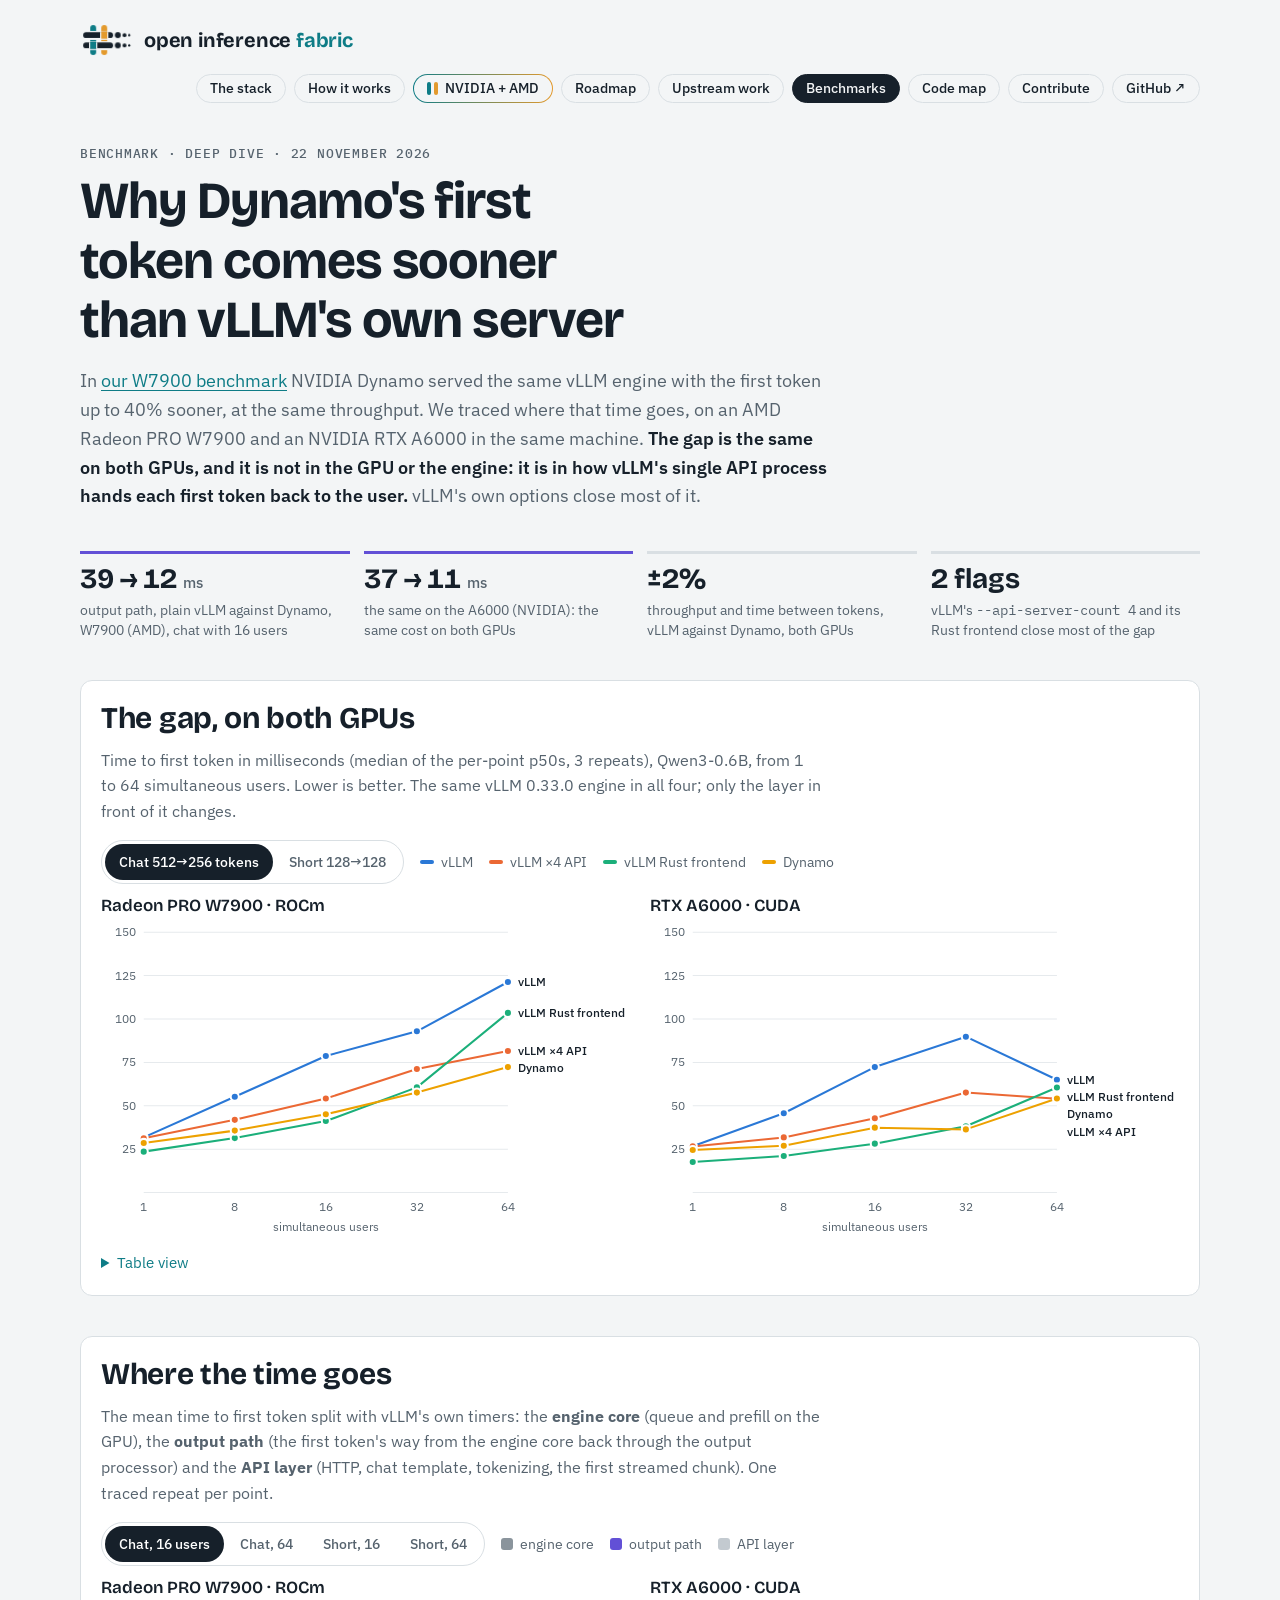
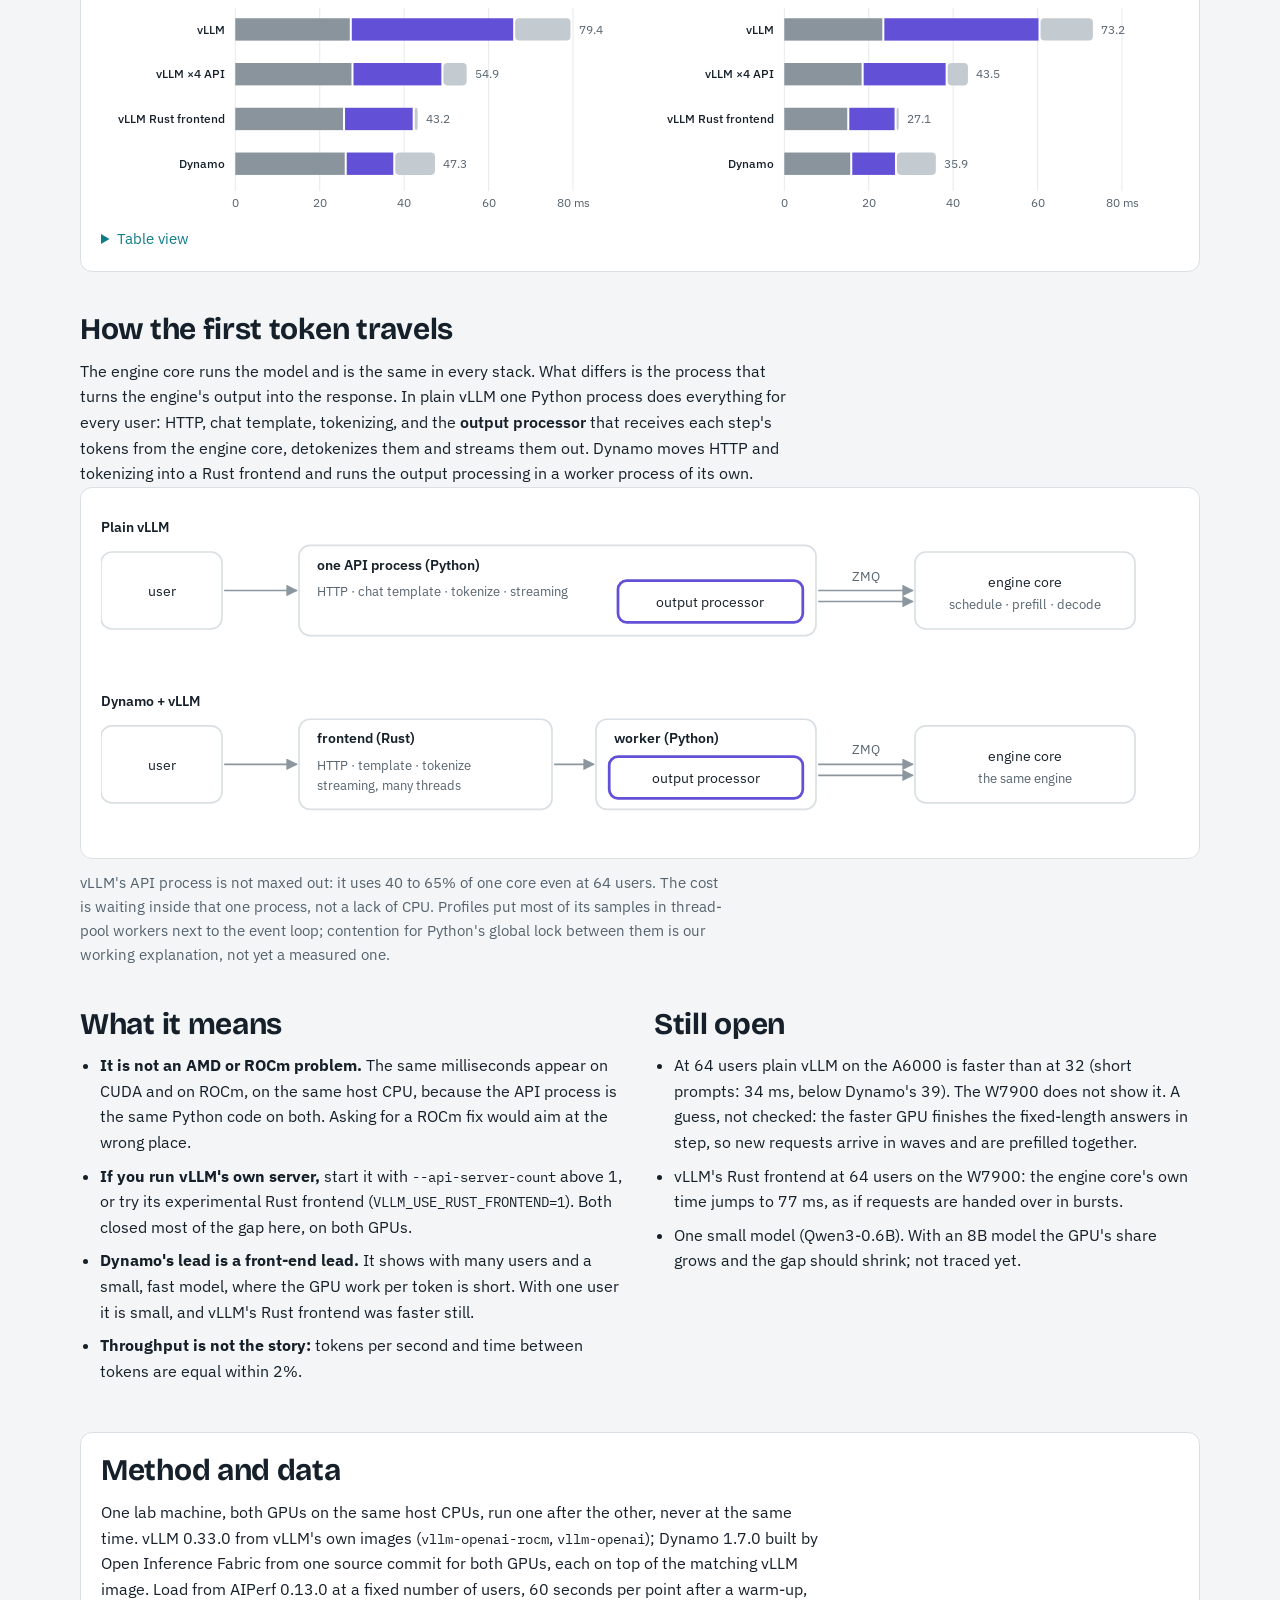
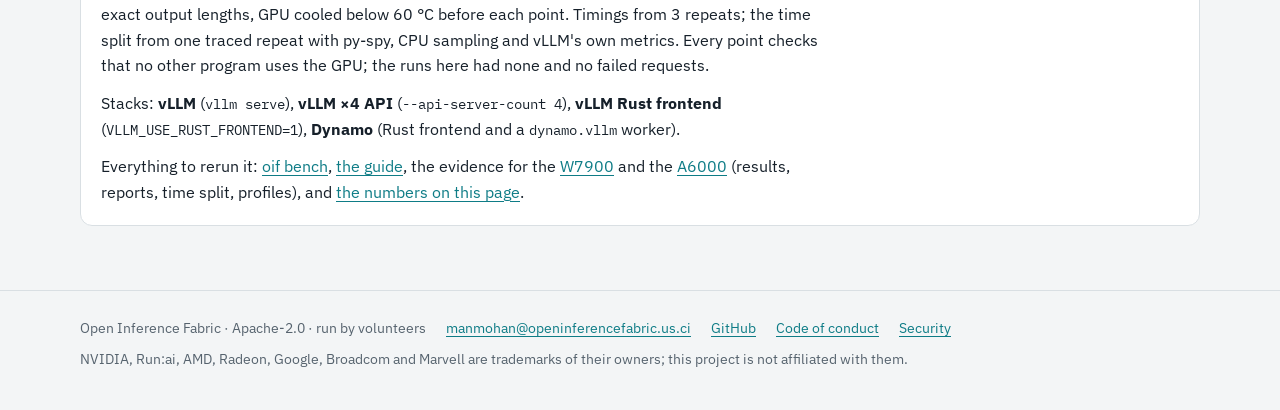
<file: benchmarks/dynamo-ttft-deep-dive/index.html>
<!doctype html>
<html lang="en">
<head>
<meta charset="utf-8">
<meta name="viewport" content="width=device-width, initial-scale=1, viewport-fit=cover">
<title>Why Dynamo's first token comes sooner · Open Inference Fabric</title>
<meta name="description" content="Dynamo serves vLLM's first token up to 2.5 times sooner than vLLM's own server at 8 to 32 users, on AMD and NVIDIA alike. We traced where the time goes: the output path in vLLM's single API process.">
<meta property="og:title" content="Why Dynamo's first token comes sooner than vLLM's own server">
<meta property="og:description" content="Traced on a Radeon PRO W7900 and an RTX A6000: the same gap on both, in vLLM's single API process, and vLLM's own options close it.">
<meta property="og:url" content="https://openinferencefabric.us.ci/benchmarks/dynamo-ttft-deep-dive/">
<meta property="og:image" content="https://openinferencefabric.github.io/img/oif-social-light-1280x640.png">
<link rel="canonical" href="https://openinferencefabric.us.ci/benchmarks/dynamo-ttft-deep-dive/">
<link rel="icon" href="../../img/oif-icon-light-32.png" sizes="32x32">
<link rel="apple-touch-icon" href="../../img/oif-icon-light-180.png">
<link rel="preconnect" href="https://fonts.googleapis.com">
<link rel="preconnect" href="https://fonts.gstatic.com" crossorigin>
<link rel="stylesheet" href="https://fonts.googleapis.com/css2?family=Bricolage+Grotesque:opsz,wght@12..96,600;12..96,700&family=IBM+Plex+Mono:wght@400;500&family=IBM+Plex+Sans:wght@400;500;600&display=swap">
<link rel="stylesheet" href="../../site.css">
<style>
/* Layout: the answer first (four numbers), then the gap on both GPUs, where the time goes, how the request flows,
   what it means, what is open, and the method. Charts are inline SVG drawn from the data at the end of the page. */
:root {
  --bg: #F3F5F6; --panel: #FFFFFF; --line: #D9DFE3; --ink: #16202A; --muted: #56636E; --faint: #8B969F;
  --teal: #0E7C86; --saffron: #E39A2D;
  --s1: #2a78d6; --s2: #eb6834; --s3: #1baf7a; --s4: #eda100;           /* stacks: validated categorical slots 1-4 */
  --hi: #6250d6; --core: #8A949C; --api: #C3CAD0;                       /* split: highlight + two neutrals */
  --grid: #E6EAED;
  --display: "Bricolage Grotesque", "Segoe UI", system-ui, sans-serif;
  --body: "IBM Plex Sans", "Segoe UI", system-ui, sans-serif;
  --mono: "IBM Plex Mono", ui-monospace, "Cascadia Mono", Consolas, monospace;
}
@media (prefers-color-scheme: dark) {
  :root:not([data-theme="light"]) {
    --bg: #0E141A; --panel: #151D25; --line: #26313B; --ink: #E6EBEE; --muted: #9AA6B0; --faint: #6D7A85;
    --teal: #2BA7B1; --saffron: #F0AE48; color-scheme: dark;
    --s1: #3987e5; --s2: #d95926; --s3: #199e70; --s4: #c98500;
    --hi: #9085e9; --core: #6B7680; --api: #3E4852; --grid: #1F2932;
  }
}
:root[data-theme="dark"] {
  --bg: #0E141A; --panel: #151D25; --line: #26313B; --ink: #E6EBEE; --muted: #9AA6B0; --faint: #6D7A85;
  --teal: #2BA7B1; --saffron: #F0AE48; color-scheme: dark;
  --s1: #3987e5; --s2: #d95926; --s3: #199e70; --s4: #c98500;
  --hi: #9085e9; --core: #6B7680; --api: #3E4852; --grid: #1F2932;
}
* { box-sizing: border-box; }
html { padding-block: env(safe-area-inset-top, 0px) env(safe-area-inset-bottom, 0px); }
body { margin: 0; background: var(--bg); color: var(--ink); font: 400 16px/1.6 var(--body); }
.wrap { max-width: 1160px; margin: 0 auto; padding: 24px max(20px, env(safe-area-inset-right)) 40px max(20px, env(safe-area-inset-left)); display: grid; gap: 40px; }
h1, h2, h3 { font-family: var(--display); text-wrap: balance; margin: 0; line-height: 1.15; }
h1 { font-size: clamp(32px, 5.4vw, 52px); font-weight: 700; letter-spacing: -0.02em; max-width: 22ch; }
h2 { font-size: clamp(22px, 3vw, 30px); font-weight: 700; letter-spacing: -0.01em; }
h3 { font-size: 17px; font-weight: 600; }
.eyebrow { font: 500 13px/1 var(--mono); color: var(--muted); text-transform: uppercase; letter-spacing: 0.06em; margin: 0 0 12px; }
.lede { font-size: 18px; color: var(--muted); max-width: 68ch; margin: 16px 0 0; }
.lede strong, p strong { color: var(--ink); font-weight: 600; }
p { margin: 12px 0 0; max-width: 72ch; }
.sub { color: var(--muted); }
a { color: var(--teal); text-underline-offset: 3px; }
a:focus-visible, button:focus-visible, summary:focus-visible { outline: 2px solid var(--saffron); outline-offset: 2px; border-radius: 4px; }
code { font: 400 14px/1.4 var(--mono); }
.kpis { display: grid; grid-template-columns: repeat(auto-fit, minmax(200px, 1fr)); gap: 14px; }
.kpi { border-top: 3px solid var(--line); padding-top: 10px; min-width: 0; }
.kpi.hi { border-top-color: var(--hi); }
.kpi .v { font: 700 28px/1.1 var(--display); font-variant-numeric: tabular-nums; }
.kpi .v small { font: 500 15px var(--body); color: var(--muted); }
.kpi .k { font-size: 14px; color: var(--muted); margin-top: 6px; line-height: 1.4; }
.panel { background: var(--panel); border: 1px solid var(--line); border-radius: 12px; padding: 20px; }
.ctl { display: flex; flex-wrap: wrap; align-items: center; gap: 8px 16px; margin: 16px 0 12px; }
.seg { display: inline-flex; border: 1px solid var(--line); border-radius: 999px; padding: 3px; gap: 2px; }
.seg button { font: 500 14px var(--body); color: var(--muted); background: none; border: 0; border-radius: 999px; padding: 6px 14px; cursor: pointer; min-height: 36px; }
.seg button[aria-pressed="true"] { background: var(--ink); color: var(--panel); }
.legend { display: flex; flex-wrap: wrap; gap: 6px 16px; font-size: 14px; color: var(--muted); margin: 0; padding: 0; list-style: none; }
.legend li { display: inline-flex; align-items: center; gap: 7px; }
.legend i { width: 14px; height: 4px; border-radius: 2px; display: inline-block; }
.legend i.box { height: 12px; width: 12px; border-radius: 3px; }
.multi { display: grid; grid-template-columns: minmax(0, 1fr) minmax(0, 1fr); gap: 20px; }
.chart { position: relative; min-width: 0; }
.chart h3 { margin-bottom: 6px; }
.chart svg { display: block; width: 100%; height: auto; overflow: visible; }
.tip { position: absolute; pointer-events: none; background: var(--panel); border: 1px solid var(--line); border-radius: 8px;
  padding: 8px 10px; font-size: 13px; line-height: 1.45; box-shadow: 0 4px 14px rgba(0,0,0,.12); min-width: 170px; z-index: 2; display: none; }
.tip b { font-weight: 600; }
.tip .r { display: flex; align-items: center; gap: 8px; justify-content: space-between; }
.tip .r span:first-child { display: inline-flex; align-items: center; gap: 6px; color: var(--muted); }
.tip i { width: 10px; height: 10px; border-radius: 50%; display: inline-block; }
.tip .n { font-variant-numeric: tabular-nums; }
.axis text, .lab { font: 12px var(--body); fill: var(--muted); }
.lab.ink { fill: var(--ink); font-weight: 500; }
details { margin-top: 14px; }
summary { cursor: pointer; color: var(--teal); font-size: 15px; }
table { border-collapse: collapse; font-size: 14px; margin-top: 10px; width: 100%; font-variant-numeric: tabular-nums; }
th, td { text-align: right; padding: 5px 8px; border-bottom: 1px solid var(--line); }
th:first-child, td:first-child { text-align: left; }
th { color: var(--muted); font-weight: 500; }
.tablewrap { overflow-x: auto; }
.flow svg { width: 100%; height: auto; display: block; }
.flow text { font: 13px var(--body); fill: var(--ink); }
.flow .sm { font-size: 11.5px; fill: var(--muted); }
.flow .proc { fill: var(--panel); stroke: var(--line); stroke-width: 1.5; }
.flow .hot { fill: none; stroke: var(--hi); stroke-width: 2.5; }
.flow .arrow { stroke: var(--faint); stroke-width: 1.5; fill: none; marker-end: url(#ah); }
.two { display: grid; grid-template-columns: minmax(0, 1fr) minmax(0, 1fr); gap: 28px; }
ul.points { margin: 12px 0 0; padding-left: 20px; }
ul.points li { margin: 8px 0; max-width: 68ch; }
.note { font-size: 15px; color: var(--muted); }
@media (max-width: 820px) { .multi, .two { grid-template-columns: 1fr; } .panel { padding: 16px; } }
</style>
</head>
<body>
<!-- site-head -->
<header class="site-head"><div class="site-in">
    <a class="site-brand" href="../../" aria-label="Open Inference Fabric home"><svg class="wv" viewBox="0 0 132 100" aria-hidden="true"><rect class="wv-x wv-warp" x="26" y="12" width="15" height="76" rx="7.5" style="fill:var(--teal)"/><rect class="wv-x wv-warp s" x="54" y="12" width="15" height="76" rx="7.5" style="fill:var(--saffron)"/><g class="wv-x wv-weft"><rect x="8" y="27" width="76" height="21" style="fill:var(--bg)"/><rect x="8" y="30" width="76" height="15" rx="7.5" style="fill:var(--ink)"/></g><g class="wv-x wv-weft b"><rect x="8" y="53" width="76" height="21" style="fill:var(--bg)"/><rect x="8" y="56" width="76" height="15" rx="7.5" style="fill:var(--ink)"/></g><g class="wv-x wv-cross"><rect x="51" y="29" width="21" height="17" style="fill:var(--bg)"/><rect x="54" y="28" width="15" height="19" style="fill:var(--saffron)"/></g><g class="wv-x wv-cross b"><rect x="23" y="55" width="21" height="17" style="fill:var(--bg)"/><rect x="26" y="54" width="15" height="19" style="fill:var(--teal)"/></g><circle class="wv-x wv-tok r1 t1" cx="96" cy="37.5" r="7.5" style="fill:var(--ink)"/><circle class="wv-x wv-tok r1 t2" cx="113" cy="37.5" r="5" style="fill:var(--ink)"/><circle class="wv-x wv-tok r1 t3" cx="125" cy="37.5" r="3" style="fill:var(--ink)"/><circle class="wv-x wv-tok r2 t1" cx="96" cy="63.5" r="7.5" style="fill:var(--ink)"/><circle class="wv-x wv-tok r2 t2" cx="113" cy="63.5" r="5" style="fill:var(--ink)"/><circle class="wv-x wv-tok r2 t3" cx="125" cy="63.5" r="3" style="fill:var(--ink)"/></svg><b>open inference <span>fabric</span></b></a>
    <nav class="site-nav" aria-label="Main">
      <a href="../../#stack">The stack</a>
      <a href="../../#architecture">How it works</a>
      <a class="duo" href="../../#amd"><i></i>NVIDIA + AMD</a>
      <a href="../../roadmap/">Roadmap</a>
      <a href="../../upstream/">Upstream work</a>
      <a href="../../benchmarks/" aria-current="page">Benchmarks</a>
      <a href="../../code-map/">Code map</a>
      <a href="../../#contribute">Contribute</a>
      <a href="https://github.com/openinferencefabric/oif">GitHub ↗</a>
    </nav>
</div></header>
<!-- /site-head -->
<main class="wrap">
  <section>
    <p class="eyebrow">Benchmark · deep dive · 22 November 2026</p>
    <h1>Why Dynamo's first token comes sooner than vLLM's own server</h1>
    <p class="lede">In <a href="../w7900-dynamo-vs-vllm/">our W7900 benchmark</a> NVIDIA Dynamo served the same vLLM engine with
      the first token up to 40% sooner, at the same throughput. We traced where that time goes, on an AMD Radeon PRO W7900
      and an NVIDIA RTX A6000 in the same machine. <strong>The gap is the same on both GPUs, and it is not in the GPU or the
      engine: it is in how vLLM's single API process hands each first token back to the user.</strong> vLLM's own options
      close most of it.</p>
  </section>

  <section class="kpis" aria-label="The answer in four numbers">
    <div class="kpi hi"><div class="v">39 → 12 <small>ms</small></div><div class="k">output path, plain vLLM against Dynamo, W7900 (AMD), chat with 16 users</div></div>
    <div class="kpi hi"><div class="v">37 → 11 <small>ms</small></div><div class="k">the same on the A6000 (NVIDIA): the same cost on both GPUs</div></div>
    <div class="kpi"><div class="v">±2%</div><div class="k">throughput and time between tokens, vLLM against Dynamo, both GPUs</div></div>
    <div class="kpi"><div class="v">2 flags</div><div class="k">vLLM's <code>--api-server-count 4</code> and its Rust frontend close most of the gap</div></div>
  </section>

  <section class="panel" aria-labelledby="gap-h">
    <h2 id="gap-h">The gap, on both GPUs</h2>
    <p class="sub">Time to first token in milliseconds (median of the per-point p50s, 3 repeats), Qwen3-0.6B, from 1 to 64 simultaneous users.
      Lower is better. The same vLLM 0.33.0 engine in all four; only the layer in front of it changes.</p>
    <div class="ctl">
      <div class="seg" role="group" aria-label="Workload"><button data-wl="chat" aria-pressed="true">Chat 512→256 tokens</button><button data-wl="short" aria-pressed="false">Short 128→128</button></div>
      <ul class="legend" id="leg-a"></ul>
    </div>
    <div class="multi"><div class="chart" id="ca-W7900"></div><div class="chart" id="ca-A6000"></div></div>
    <details><summary>Table view</summary><div class="tablewrap" id="ta"></div></details>
  </section>

  <section class="panel" aria-labelledby="split-h">
    <h2 id="split-h">Where the time goes</h2>
    <p class="sub">The mean time to first token split with vLLM's own timers: the <b>engine core</b> (queue and prefill on the GPU),
      the <b>output path</b> (the first token's way from the engine core back through the output processor) and the
      <b>API layer</b> (HTTP, chat template, tokenizing, the first streamed chunk). One traced repeat per point.</p>
    <div class="ctl">
      <div class="seg" role="group" aria-label="Point"><button data-pt="chat-16" aria-pressed="true">Chat, 16 users</button><button data-pt="chat-64" aria-pressed="false">Chat, 64</button><button data-pt="short-16" aria-pressed="false">Short, 16</button><button data-pt="short-64" aria-pressed="false">Short, 64</button></div>
      <ul class="legend"><li><i class="box" style="background:var(--core)"></i>engine core</li><li><i class="box" style="background:var(--hi)"></i>output path</li><li><i class="box" style="background:var(--api)"></i>API layer</li></ul>
    </div>
    <div class="multi"><div class="chart" id="cb-W7900"></div><div class="chart" id="cb-A6000"></div></div>
    <details><summary>Table view</summary><div class="tablewrap" id="tb"></div></details>
  </section>

  <section aria-labelledby="flow-h">
    <h2 id="flow-h">How the first token travels</h2>
    <p>The engine core runs the model and is the same in every stack. What differs is the process that turns the engine's
      output into the response. In plain vLLM one Python process does everything for every user: HTTP, chat template,
      tokenizing, and the <strong>output processor</strong> that receives each step's tokens from the engine core,
      detokenizes them and streams them out. Dynamo moves HTTP and tokenizing into a Rust frontend and runs the output
      processing in a worker process of its own.</p>
    <div class="panel flow" role="img" aria-label="Request path. Plain vLLM: the client talks to one API process that does HTTP, template, tokenizing and the output processor, which exchanges messages with the engine core. Dynamo: the client talks to a Rust frontend for HTTP and tokenizing, which forwards to a worker process holding the output processor, which exchanges messages with the engine core.">
      <svg viewBox="0 0 980 300">
        <defs><marker id="ah" viewBox="0 0 10 10" refX="9" refY="5" markerWidth="7" markerHeight="7" orient="auto-start-reverse"><path d="M0,0 L10,5 L0,10 z" fill="var(--faint)"/></marker></defs>
        <text x="0" y="22" style="font-weight:600">Plain vLLM</text>
        <rect class="proc" x="0" y="40" width="110" height="70" rx="10"/><text x="55" y="80" text-anchor="middle">user</text>
        <path class="arrow" d="M112,75 H178"/>
        <rect class="proc" x="180" y="34" width="470" height="82" rx="10"/>
        <text x="196" y="56" style="font-weight:600">one API process (Python)</text>
        <text x="196" y="80" class="sm">HTTP · chat template · tokenize · streaming</text>
        <rect class="hot" x="470" y="66" width="168" height="38" rx="8"/><text x="554" y="90" text-anchor="middle">output processor</text>
        <path class="arrow" d="M652,75 H738"/><path class="arrow" d="M738,85 H652" style="marker-end:none;marker-start:url(#ah)"/>
        <text x="695" y="66" text-anchor="middle" class="sm">ZMQ</text>
        <rect class="proc" x="740" y="40" width="200" height="70" rx="10"/><text x="840" y="72" text-anchor="middle">engine core</text><text x="840" y="92" text-anchor="middle" class="sm">schedule · prefill · decode</text>

        <text x="0" y="180" style="font-weight:600">Dynamo + vLLM</text>
        <rect class="proc" x="0" y="198" width="110" height="70" rx="10"/><text x="55" y="238" text-anchor="middle">user</text>
        <path class="arrow" d="M112,233 H178"/>
        <rect class="proc" x="180" y="192" width="230" height="82" rx="10"/>
        <text x="196" y="214" style="font-weight:600">frontend (Rust)</text>
        <text x="196" y="238" class="sm">HTTP · template · tokenize</text><text x="196" y="256" class="sm">streaming, many threads</text>
        <path class="arrow" d="M412,233 H448"/>
        <rect class="proc" x="450" y="192" width="200" height="82" rx="10"/>
        <text x="466" y="214" style="font-weight:600">worker (Python)</text>
        <rect class="hot" x="462" y="226" width="176" height="38" rx="8"/><text x="550" y="250" text-anchor="middle">output processor</text>
        <path class="arrow" d="M652,233 H738"/><path class="arrow" d="M738,243 H652" style="marker-end:none;marker-start:url(#ah)"/>
        <text x="695" y="224" text-anchor="middle" class="sm">ZMQ</text>
        <rect class="proc" x="740" y="198" width="200" height="70" rx="10"/><text x="840" y="230" text-anchor="middle">engine core</text><text x="840" y="250" text-anchor="middle" class="sm">the same engine</text>
      </svg>
    </div>
    <p class="note">vLLM's API process is not maxed out: it uses 40 to 65% of one core even at 64 users. The cost is waiting
      inside that one process, not a lack of CPU. Profiles put most of its samples in thread-pool workers next to the event
      loop; contention for Python's global lock between them is our working explanation, not yet a measured one.</p>
  </section>

  <section class="two">
    <div>
      <h2>What it means</h2>
      <ul class="points">
        <li><strong>It is not an AMD or ROCm problem.</strong> The same milliseconds appear on CUDA and on ROCm, on the same
          host CPU, because the API process is the same Python code on both. Asking for a ROCm fix would aim at the wrong place.</li>
        <li><strong>If you run vLLM's own server,</strong> start it with <code>--api-server-count</code> above 1, or try its
          experimental Rust frontend (<code>VLLM_USE_RUST_FRONTEND=1</code>). Both closed most of the gap here, on both GPUs.</li>
        <li><strong>Dynamo's lead is a front-end lead.</strong> It shows with many users and a small, fast model, where the
          GPU work per token is short. With one user it is small, and vLLM's Rust frontend was faster still.</li>
        <li><strong>Throughput is not the story:</strong> tokens per second and time between tokens are equal within 2%.</li>
      </ul>
    </div>
    <div>
      <h2>Still open</h2>
      <ul class="points">
        <li>At 64 users plain vLLM on the A6000 is faster than at 32 (short prompts: 34 ms, below Dynamo's 39). The W7900 does
          not show it. A guess, not checked: the faster GPU finishes the fixed-length answers in step, so new requests arrive
          in waves and are prefilled together.</li>
        <li>vLLM's Rust frontend at 64 users on the W7900: the engine core's own time jumps to 77 ms, as if requests are
          handed over in bursts.</li>
        <li>One small model (Qwen3-0.6B). With an 8B model the GPU's share grows and the gap should shrink; not traced yet.</li>
      </ul>
    </div>
  </section>

  <section class="panel" aria-labelledby="m-h">
    <h2 id="m-h">Method and data</h2>
    <p>One lab machine, both GPUs on the same host CPUs, run one after the other, never at the same time. vLLM 0.33.0 from
      vLLM's own images (<code>vllm-openai-rocm</code>, <code>vllm-openai</code>); Dynamo 1.7.0 built by Open Inference Fabric
      from one source commit for both GPUs, each on top of the matching vLLM image. Load from AIPerf 0.13.0 at a fixed
      number of users, 60 seconds per point after a warm-up, exact output lengths, GPU cooled below 60 °C before each
      point. Timings from 3 repeats; the time split from one traced repeat with py-spy, CPU sampling and vLLM's own
      metrics. Every point checks that no other program uses the GPU; the runs here had none and no failed requests.</p>
    <p>Stacks: <b>vLLM</b> (<code>vllm serve</code>), <b>vLLM ×4 API</b> (<code>--api-server-count 4</code>), <b>vLLM Rust
      frontend</b> (<code>VLLM_USE_RUST_FRONTEND=1</code>), <b>Dynamo</b> (Rust frontend and a <code>dynamo.vllm</code> worker).</p>
    <p>Everything to rerun it: <a href="https://github.com/openinferencefabric/oif/tree/main/bench">oif bench</a>,
      <a href="https://github.com/openinferencefabric/oif/blob/main/docs/guides/18-oif-bench.md">the guide</a>, the evidence for the
      <a href="https://github.com/openinferencefabric/oif/tree/main/docs/evidence/B-1b">W7900</a> and the
      <a href="https://github.com/openinferencefabric/oif/tree/main/docs/evidence/B-2">A6000</a> (results, reports, time split,
      profiles), and <a href="data.json" download>the numbers on this page</a>.</p>
  </section>
</main>
<!-- site-foot -->
<footer class="site-foot"><div class="site-in">
    <span>Open Inference Fabric · Apache-2.0 · run by volunteers</span>
    <a href="mailto:manmohan@openinferencefabric.us.ci">manmohan@openinferencefabric.us.ci</a>
    <a href="https://github.com/openinferencefabric">GitHub</a>
    <a href="https://github.com/openinferencefabric/oif/blob/main/CODE_OF_CONDUCT.md">Code of conduct</a>
    <a href="https://github.com/openinferencefabric/oif/blob/main/docs/SECURITY.md">Security</a>
    <span class="tm">NVIDIA, Run:ai, AMD, Radeon, Google, Broadcom and Marvell are trademarks of their owners; this project is not affiliated with them.</span>
</div></footer>
<!-- /site-foot -->
<script>
const D = {"ttft":{"W7900":{"chat":{"vllm":[31.8,55.2,78.7,92.9,121.3],"vllm-api4":[31.3,41.9,54.2,71.2,81.6],"vllm-rs":[23.6,31.4,41.2,60.6,103.5],"dynamo-vllm":[28.6,35.7,45.1,57.6,72.3]},"short":{"vllm":[23.3,46.1,57.5,75.9,98.4],"vllm-api4":[23.7,35.9,39.3,55.1,58.5],"vllm-rs":[18.7,31.9,33.5,41.5,63.7],"dynamo-vllm":[22.5,34.4,36.5,50.7,62.7]}},"A6000":{"chat":{"vllm":[26.7,45.7,72.3,89.8,65.0],"vllm-api4":[26.6,31.8,42.8,57.6,54.1],"vllm-rs":[17.6,21.1,28.2,38.2,60.5],"dynamo-vllm":[24.5,27.0,37.4,36.4,54.2]},"short":{"vllm":[17.7,36.1,47.8,59.5,34.0],"vllm-api4":[17.8,24.0,29.5,45.9,53.8],"vllm-rs":[12.8,16.1,18.7,25.0,35.8],"dynamo-vllm":[16.8,21.8,21.7,24.6,39.2]}}},"tput":{"W7900":{"chat":{"vllm":[232,1323,2315,3322,4417],"vllm-api4":[232,1329,2353,3358,4451],"vllm-rs":[234,1343,2370,3437,4503],"dynamo-vllm":[232,1335,2361,3416,4455]},"short":{"vllm":[287,1583,2926,4886,7056],"vllm-api4":[286,1609,3010,5033,7108],"vllm-rs":[290,1630,3048,5126,7424],"dynamo-vllm":[288,1615,3018,4949,7158]}},"A6000":{"chat":{"vllm":[324,1908,3007,4245,5390],"vllm-api4":[324,1928,3069,4317,5391],"vllm-rs":[328,1945,3097,4357,5450],"dynamo-vllm":[325,1931,3070,4335,5366]},"short":{"vllm":[327,2174,3771,6094,9191],"vllm-api4":[327,2229,3911,6253,9219],"vllm-rs":[330,2266,3985,6434,9450],"dynamo-vllm":[327,2231,3943,6364,9015]}}},"split":{"W7900":{"chat-1":{"vllm":[20.6,8.0,3.4,32.0],"vllm-api4":[20.5,7.6,2.7,30.7],"vllm-rs":[20.7,2.1,0.7,23.6],"dynamo-vllm":[20.7,2.2,5.9,28.8]},"chat-8":{"vllm":[27.3,26.5,7.1,60.9],"vllm-api4":[27.3,18.7,4.2,50.1],"vllm-rs":[25.8,13.8,0.8,40.4],"dynamo-vllm":[27.0,12.0,6.8,45.7]},"chat-16":{"vllm":[27.6,38.7,13.1,79.4],"vllm-api4":[28.0,21.3,5.5,54.9],"vllm-rs":[26.0,16.5,0.7,43.2],"dynamo-vllm":[26.4,11.5,9.4,47.3]},"chat-32":{"vllm":[33.0,47.4,15.0,95.3],"vllm-api4":[34.4,27.4,7.7,69.5],"vllm-rs":[39.7,20.4,0.6,60.7],"dynamo-vllm":[35.7,16.0,11.1,62.9]},"chat-64":{"vllm":[39.1,50.6,14.5,104.3],"vllm-api4":[45.7,30.2,8.2,84.2],"vllm-rs":[77.4,26.3,0,103.6],"dynamo-vllm":[48.2,17.2,16.0,81.4]},"short-1":{"vllm":[16.6,4.6,2.2,23.4],"vllm-api4":[16.7,4.6,2.3,23.5],"vllm-rs":[16.3,1.5,0.8,18.6],"dynamo-vllm":[16.4,1.7,4.1,22.3]},"short-8":{"vllm":[19.9,23.6,5.7,49.1],"vllm-api4":[18.7,15.4,3.0,37.2],"vllm-rs":[19.9,13.7,0.8,34.4],"dynamo-vllm":[20.0,11.3,7.0,38.3]},"short-16":{"vllm":[20.1,27.7,11.4,59.2],"vllm-api4":[19.3,19.4,4.0,42.7],"vllm-rs":[18.5,14.7,0.6,33.8],"dynamo-vllm":[19.1,9.9,9.7,38.7]},"short-32":{"vllm":[26.9,33.3,15.2,75.4],"vllm-api4":[25.8,23.3,8.4,57.5],"vllm-rs":[24.0,17.8,0.7,42.5],"dynamo-vllm":[25.4,17.5,13.5,56.5]},"short-64":{"vllm":[32.2,49.9,16.2,98.3],"vllm-api4":[29.6,23.9,8.2,61.6],"vllm-rs":[38.9,16.8,0.4,56.1],"dynamo-vllm":[30.2,19.7,18.0,67.9]}},"A6000":{"chat-1":{"vllm":[16.2,6.6,3.0,25.8],"vllm-api4":[17.3,7.5,2.6,27.4],"vllm-rs":[15.2,2.0,0.5,17.7],"dynamo-vllm":[17.4,2.3,6.1,25.8]},"chat-8":{"vllm":[16.4,22.3,6.2,44.9],"vllm-api4":[15.4,15.3,3.3,34.0],"vllm-rs":[12.6,9.8,0.3,22.6],"dynamo-vllm":[14.6,7.5,9.4,31.5]},"chat-16":{"vllm":[23.7,37.0,12.4,73.2],"vllm-api4":[18.8,19.9,4.8,43.5],"vllm-rs":[15.4,11.2,0.5,27.1],"dynamo-vllm":[16.1,10.6,9.2,35.9]},"chat-32":{"vllm":[16.4,43.3,8.4,68.1],"vllm-api4":[24.3,26.4,7.9,58.5],"vllm-rs":[22.3,15.2,0,37.3],"dynamo-vllm":[18.2,10.4,10.6,39.3]},"chat-64":{"vllm":[25.7,37.5,7.5,70.8],"vllm-api4":[28.0,25.9,6.7,60.5],"vllm-rs":[34.7,18.1,0.6,53.4],"dynamo-vllm":[27.4,13.2,15.2,55.9]},"short-1":{"vllm":[10.7,5.1,2.3,18.0],"vllm-api4":[10.9,4.7,2.3,17.9],"vllm-rs":[10.3,1.6,0.9,12.7],"dynamo-vllm":[10.9,1.9,3.8,16.6]},"short-8":{"vllm":[12.7,18.0,6.4,37.0],"vllm-api4":[9.9,10.2,2.7,22.9],"vllm-rs":[8.0,7.5,0.6,16.1],"dynamo-vllm":[9.9,5.6,10.0,25.5]},"short-16":{"vllm":[14.3,23.6,10.4,48.3],"vllm-api4":[11.9,14.1,4.0,30.0],"vllm-rs":[9.0,8.9,0.6,18.6],"dynamo-vllm":[11.1,8.5,9.2,28.9]},"short-32":{"vllm":[21.7,30.0,10.2,61.9],"vllm-api4":[16.8,20.7,6.8,44.4],"vllm-rs":[12.7,10.5,0.6,23.8],"dynamo-vllm":[10.4,6.1,9.1,25.6]},"short-64":{"vllm":[14.3,21.6,6.2,42.1],"vllm-api4":[15.2,18.2,6.2,39.6],"vllm-rs":[20.6,15.0,0.4,36.0],"dynamo-vllm":[14.6,10.9,16.7,42.2]}}}};
const STACKS = [["vllm", "vLLM", "--s1"], ["vllm-api4", "vLLM ×4 API", "--s2"], ["vllm-rs", "vLLM Rust frontend", "--s3"], ["dynamo-vllm", "Dynamo", "--s4"]];
const GPUS = [["W7900", "Radeon PRO W7900 · ROCm"], ["A6000", "RTX A6000 · CUDA"]];
const C = [1, 8, 16, 32, 64];
const NS = "http://www.w3.org/2000/svg";
const el = (t, a = {}, p) => { const e = document.createElementNS(NS, t); for (const k in a) e.setAttribute(k, a[k]); if (p) p.appendChild(e); return e; };
const v = k => `var(${k})`;
const fmt = x => x.toFixed(1);
const nice = m => { const s = [20, 25, 40, 50, 60, 80, 100, 120, 150]; return s.find(x => x >= m) || Math.ceil(m / 50) * 50; };

document.getElementById("leg-a").innerHTML = STACKS.map(([, n, c]) => `<li><i style="background:${v(c)}"></i>${n}</li>`).join("");

function lineChart(host, gpu, wl, ymax) {
  host.innerHTML = `<h3>${GPUS.find(g => g[0] === gpu)[1]}</h3><div class="tip"></div>`;
  const W = 520, H = 310, L = 42, R = 120, T = 10, B = 44, iw = W - L - R, ih = H - T - B;
  const svg = el("svg", { viewBox: `0 0 ${W} ${H}`, role: "img", "aria-label": `Time to first token by users on the ${gpu}` }, host);
  const x = i => L + i * iw / (C.length - 1), y = val => T + ih - val / ymax * ih;
  const ax = el("g", { class: "axis" }, svg);
  const step = [10, 20, 25, 30, 40, 50].find(s => ymax % s === 0 && ymax / s <= 6) || ymax / 4;
  for (let t = 0; t <= ymax; t += step) {
    el("line", { x1: L, x2: L + iw, y1: y(t), y2: y(t), stroke: v("--grid"), "stroke-width": 1 }, ax);
    if (t > 0) el("text", { x: L - 8, y: y(t) + 4, "text-anchor": "end" }, ax).textContent = t;
  }
  C.forEach((c, i) => { el("text", { x: x(i), y: T + ih + 18, "text-anchor": "middle" }, ax).textContent = c; });
  el("text", { x: L + iw / 2, y: T + ih + 38, "text-anchor": "middle" }, ax).textContent = "simultaneous users";
  const ends = [];
  for (const [s, name, col] of STACKS) {
    const d = D.ttft[gpu][wl][s];
    el("path", { d: d.map((val, i) => `${i ? "L" : "M"}${x(i)},${y(val)}`).join(""), fill: "none", stroke: v(col), "stroke-width": 2, "stroke-linejoin": "round" }, svg);
    d.forEach((val, i) => el("circle", { cx: x(i), cy: y(val), r: 4, fill: v(col), stroke: v("--panel"), "stroke-width": 2 }, svg));
    ends.push({ y: y(d[d.length - 1]), name, col, val: d[d.length - 1] });
  }
  ends.sort((a, b) => a.y - b.y);                       // direct labels at the line ends, pushed apart to avoid overlap
  for (let i = 1; i < ends.length; i++) if (ends[i].y - ends[i - 1].y < 17) ends[i].y = ends[i - 1].y + 17;
  for (const e of ends) { const t = el("text", { x: L + iw + 10, y: e.y + 4, class: "lab ink" }, svg); t.textContent = e.name; }
  const cross = el("line", { y1: T, y2: T + ih, stroke: v("--faint"), "stroke-width": 1, "stroke-dasharray": "3 3", visibility: "hidden" }, svg);
  const tip = host.querySelector(".tip");
  const hit = el("rect", { x: L - 10, y: T, width: iw + 20, height: ih, fill: "transparent" }, svg);
  const show = (evt) => {
    const r = svg.getBoundingClientRect(), px = (evt.clientX - r.left) * W / r.width;
    const i = Math.max(0, Math.min(C.length - 1, Math.round((px - L) / (iw / (C.length - 1)))));
    cross.setAttribute("x1", x(i)); cross.setAttribute("x2", x(i)); cross.setAttribute("visibility", "visible");
    const rows = STACKS.map(([s, n, col]) => [n, col, D.ttft[gpu][wl][s][i]]).sort((a, b) => b[2] - a[2]);
    tip.innerHTML = `<b>${C[i]} user${C[i] > 1 ? "s" : ""}</b>` + rows.map(([n, col, val]) => `<div class="r"><span><i style="background:${v(col)}"></i>${n}</span><span class="n">${fmt(val)} ms</span></div>`).join("");
    tip.style.display = "block";
    const hx = x(i) * r.width / W, tw = tip.offsetWidth;
    tip.style.left = (hx + 14 + tw > r.width ? hx - tw - 14 : hx + 14) + "px"; tip.style.top = "40px";
  };
  hit.addEventListener("pointermove", show); hit.addEventListener("pointerdown", show);
  hit.addEventListener("pointerleave", () => { tip.style.display = "none"; cross.setAttribute("visibility", "hidden"); });
}

function drawA(wl) {
  const ymax = nice(Math.max(...GPUS.flatMap(([g]) => STACKS.flatMap(([s]) => D.ttft[g][wl][s]))));
  for (const [g] of GPUS) lineChart(document.getElementById("ca-" + g), g, wl, ymax);
  document.getElementById("ta").innerHTML = `<table><thead><tr><th>GPU · stack (TTFT p50, ms)</th>${C.map(c => `<th>${c} users</th>`).join("")}</tr></thead><tbody>` +
    GPUS.flatMap(([g]) => STACKS.map(([s, n]) => `<tr><td>${g} · ${n}</td>${D.ttft[g][wl][s].map(x => `<td>${fmt(x)}</td>`).join("")}</tr>`)).join("") +
    `</tbody></table><p class="note">Output tokens per second at 64 users: ` +
    GPUS.map(([g]) => `${g} ` + STACKS.map(([s, n]) => `${n} ${D.tput[g][wl][s][4]}`).join(", ")).join("; ") + ".</p>";
}

function barChart(host, gpu, pt, xmax) {
  host.innerHTML = `<h3>${GPUS.find(g => g[0] === gpu)[1]}</h3><div class="tip"></div>`;
  const W = 520, rowH = 44, L = 132, R = 56, T = 4, H = T + rowH * STACKS.length + 26, iw = W - L - R;
  const svg = el("svg", { viewBox: `0 0 ${W} ${H}`, role: "img", "aria-label": `Time to first token split on the ${gpu}` }, host);
  const x = val => L + val / xmax * iw;
  const ax = el("g", { class: "axis" }, svg);
  for (let t = 0; t <= xmax; t += xmax / 4) {
    el("line", { x1: x(t), x2: x(t), y1: T, y2: H - 22, stroke: v("--grid"), "stroke-width": 1 }, ax);
    el("text", { x: x(t), y: H - 6, "text-anchor": "middle" }, ax).textContent = t + (t === xmax ? " ms" : "");
  }
  const tip = host.querySelector(".tip");
  const parts = [["engine core", "--core"], ["output path", "--hi"], ["API layer", "--api"]];
  STACKS.forEach(([s, name], i) => {
    const d = D.split[gpu][pt][s], cy = T + i * rowH + 10, h = 22;
    el("text", { x: L - 10, y: cy + 15, "text-anchor": "end", class: "lab ink" }, svg).textContent = name;
    let at = 0;
    parts.forEach(([pn, col], k) => {
      const w = Math.max(0, x(at + d[k]) - x(at) - (k < 2 ? 2 : 0));        // 2px surface gap between segments
      if (w > 0) {
        const rect = el("rect", { x: x(at), y: cy, width: w, height: h, fill: v(col), rx: k === 2 || (k === 1 && d[2] < 0.5) ? 4 : 0 }, svg);
        const show = (evt) => {
          const r = host.getBoundingClientRect();
          tip.innerHTML = `<b>${name}</b><div class="r"><span><i style="background:${v(col)}"></i>${pn}</span><span class="n">${fmt(d[k])} ms</span></div><div class="r"><span>total (client mean)</span><span class="n">${fmt(d[3])} ms</span></div>`;
          tip.style.display = "block";
          const px = evt.clientX - r.left, tw = tip.offsetWidth;
          tip.style.left = (px + 14 + tw > r.width ? px - tw - 14 : px + 14) + "px"; tip.style.top = (evt.clientY - r.top - 70) + "px";
        };
        rect.addEventListener("pointermove", show); rect.addEventListener("pointerdown", show);
        rect.addEventListener("pointerleave", () => { tip.style.display = "none"; });
      }
      at += d[k];
    });
    el("text", { x: x(at) + 8, y: cy + 15, class: "lab" }, svg).textContent = fmt(d[3]);
  });
}

function drawB(pt) {
  const xmax = nice(Math.max(...GPUS.flatMap(([g]) => STACKS.map(([s]) => { const d = D.split[g][pt][s]; return Math.max(d[0] + d[1] + d[2], d[3]); }))));
  for (const [g] of GPUS) barChart(document.getElementById("cb-" + g), g, pt, xmax);
  document.getElementById("tb").innerHTML = `<table><thead><tr><th>GPU · stack (ms)</th><th>engine core</th><th>output path</th><th>API layer</th><th>client mean</th></tr></thead><tbody>` +
    GPUS.flatMap(([g]) => STACKS.map(([s, n]) => `<tr><td>${g} · ${n}</td>${D.split[g][pt][s].map(x => `<td>${fmt(x)}</td>`).join("")}</tr>`)).join("") + "</tbody></table>";
}

function seg(attr, draw) {
  const btns = document.querySelectorAll(`[data-${attr}]`);
  btns.forEach(b => b.addEventListener("click", () => { btns.forEach(x => x.setAttribute("aria-pressed", x === b)); draw(b.dataset[attr]); }));
}
seg("wl", drawA); seg("pt", drawB);
drawA("chat"); drawB("chat-16");
</script>
</body>
</html>
</file>
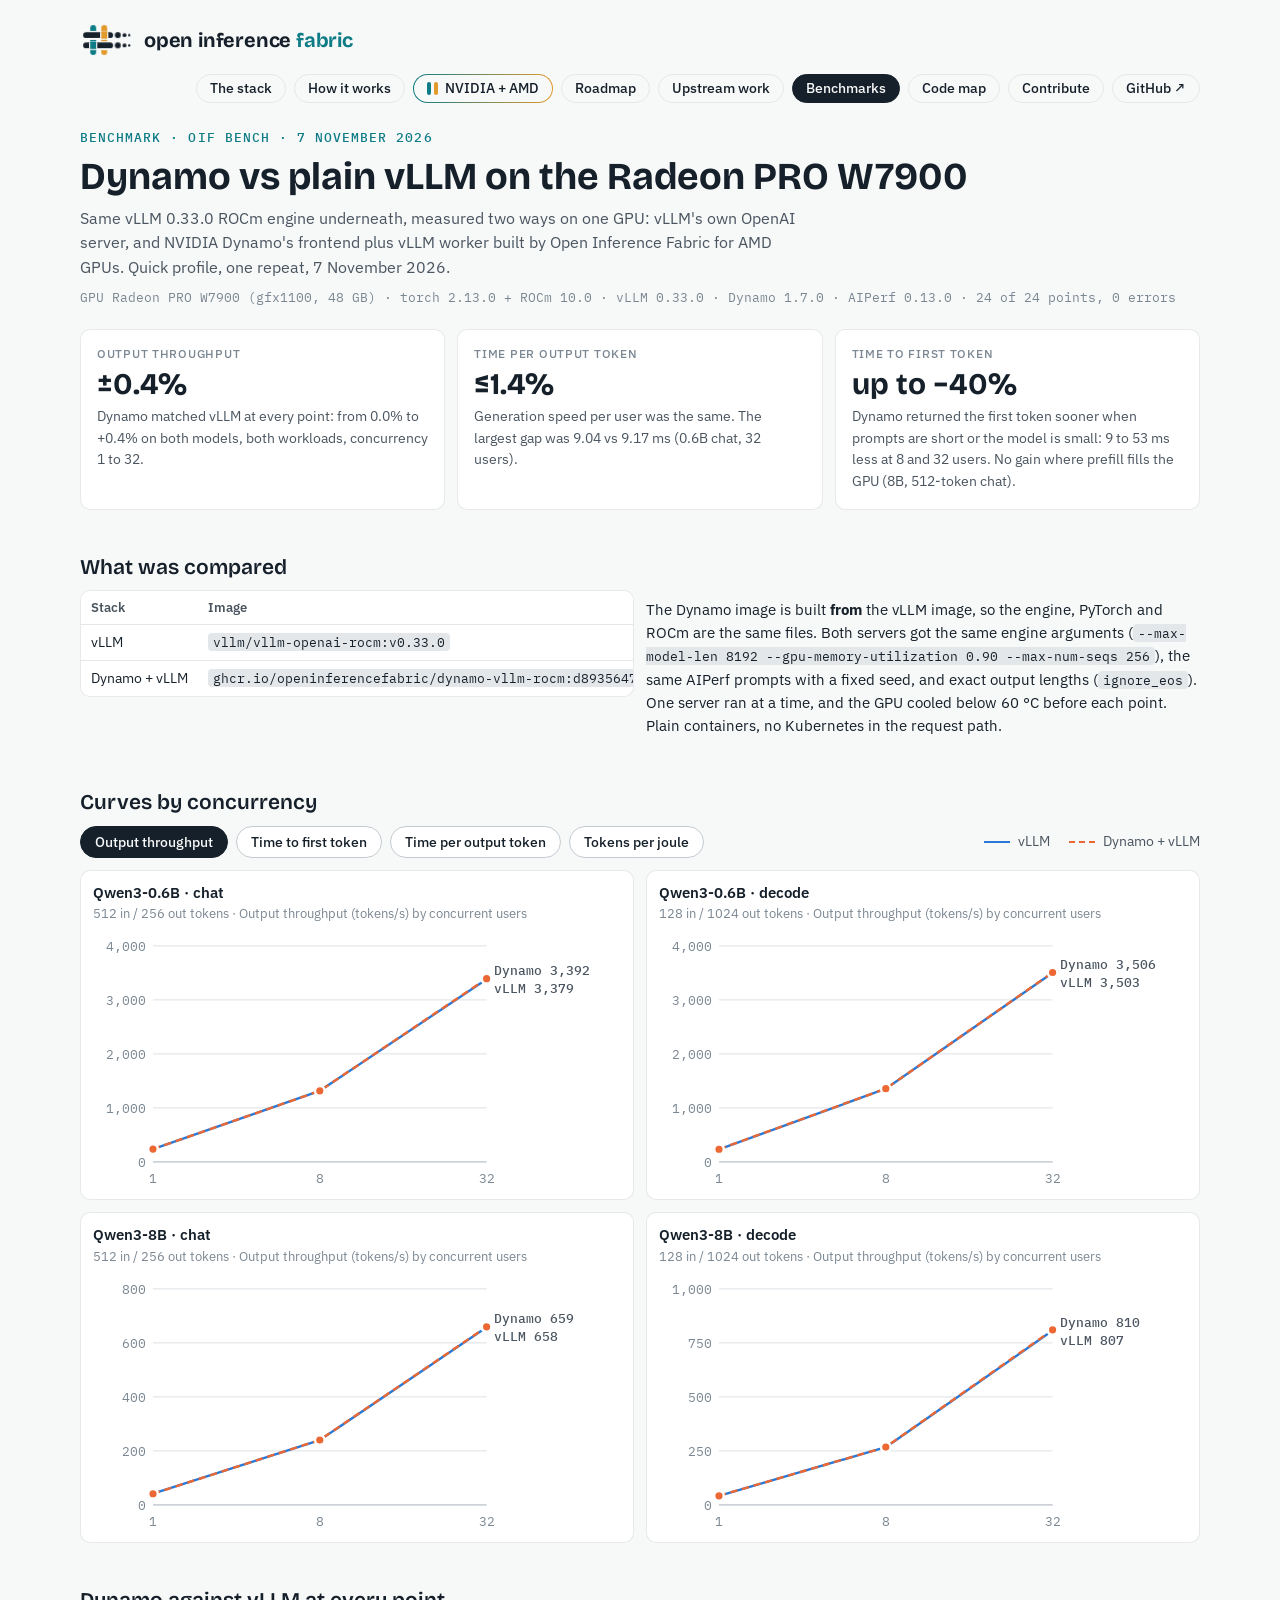
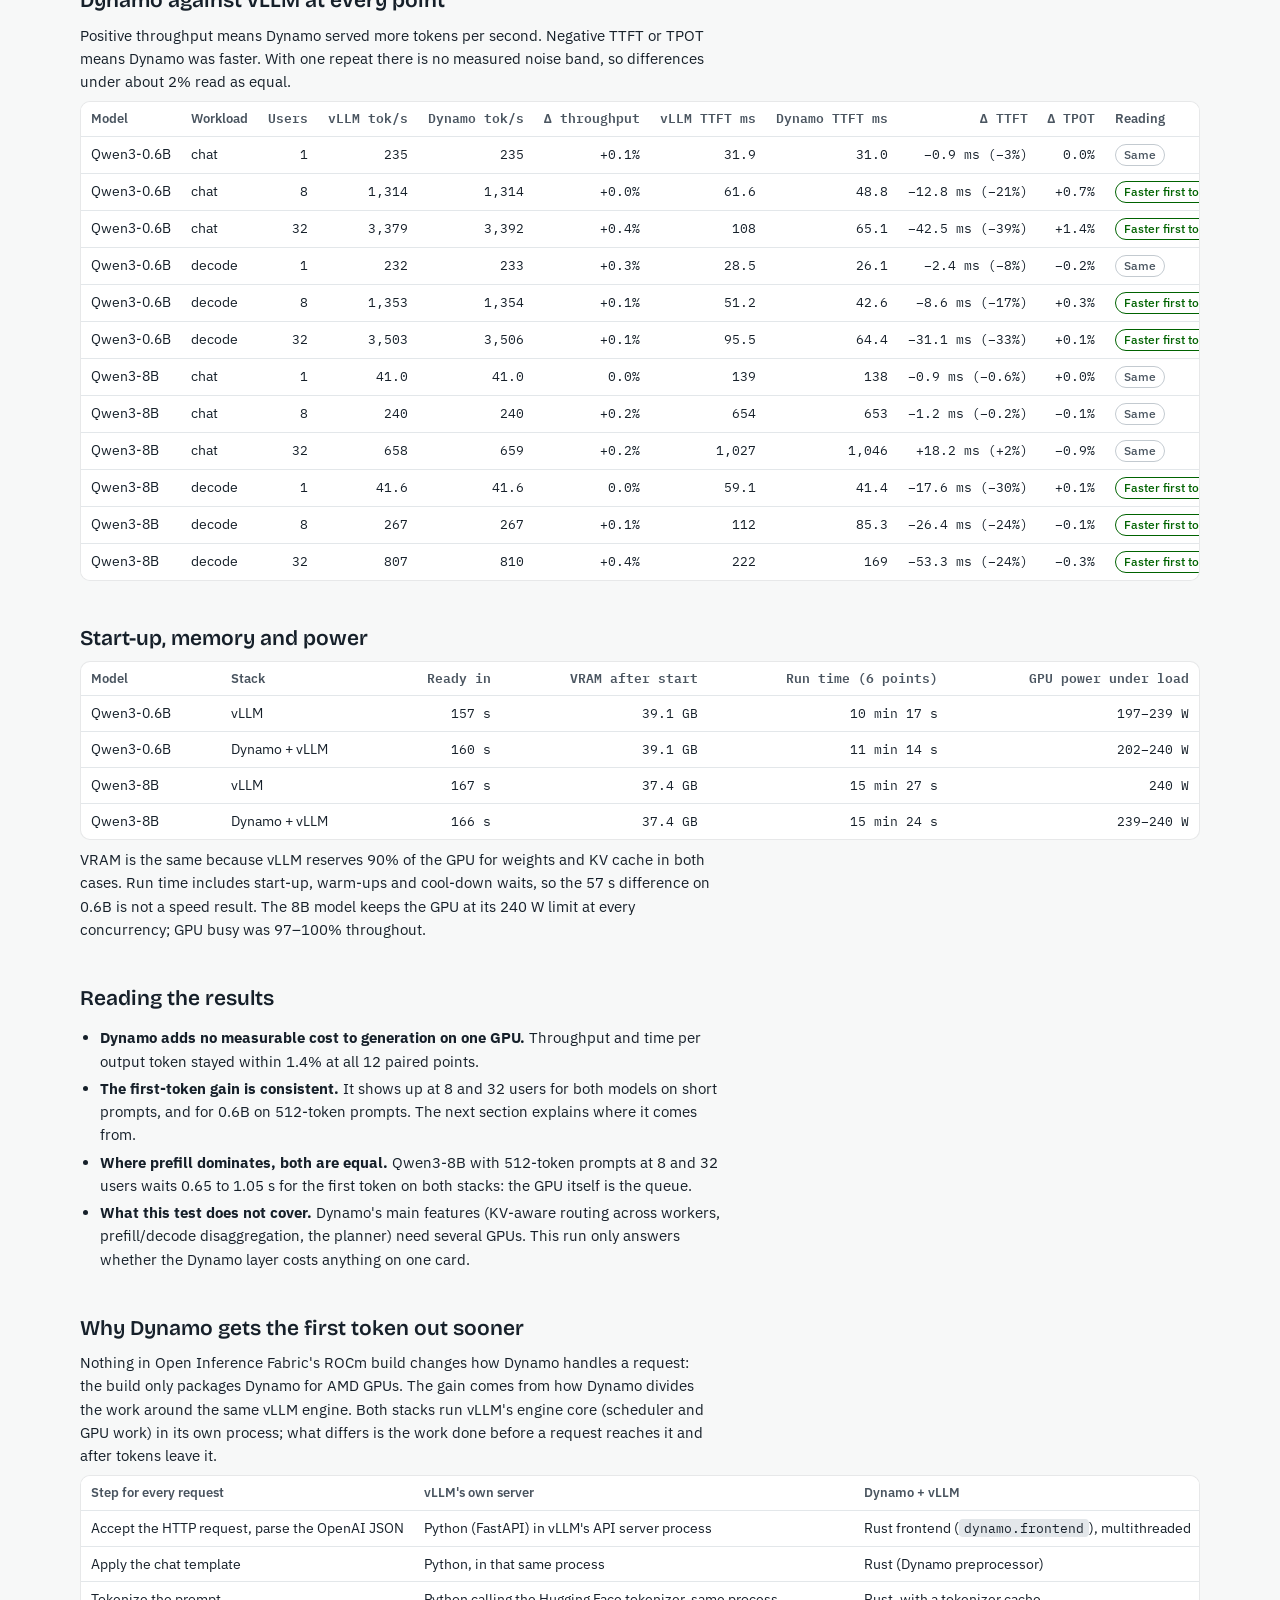
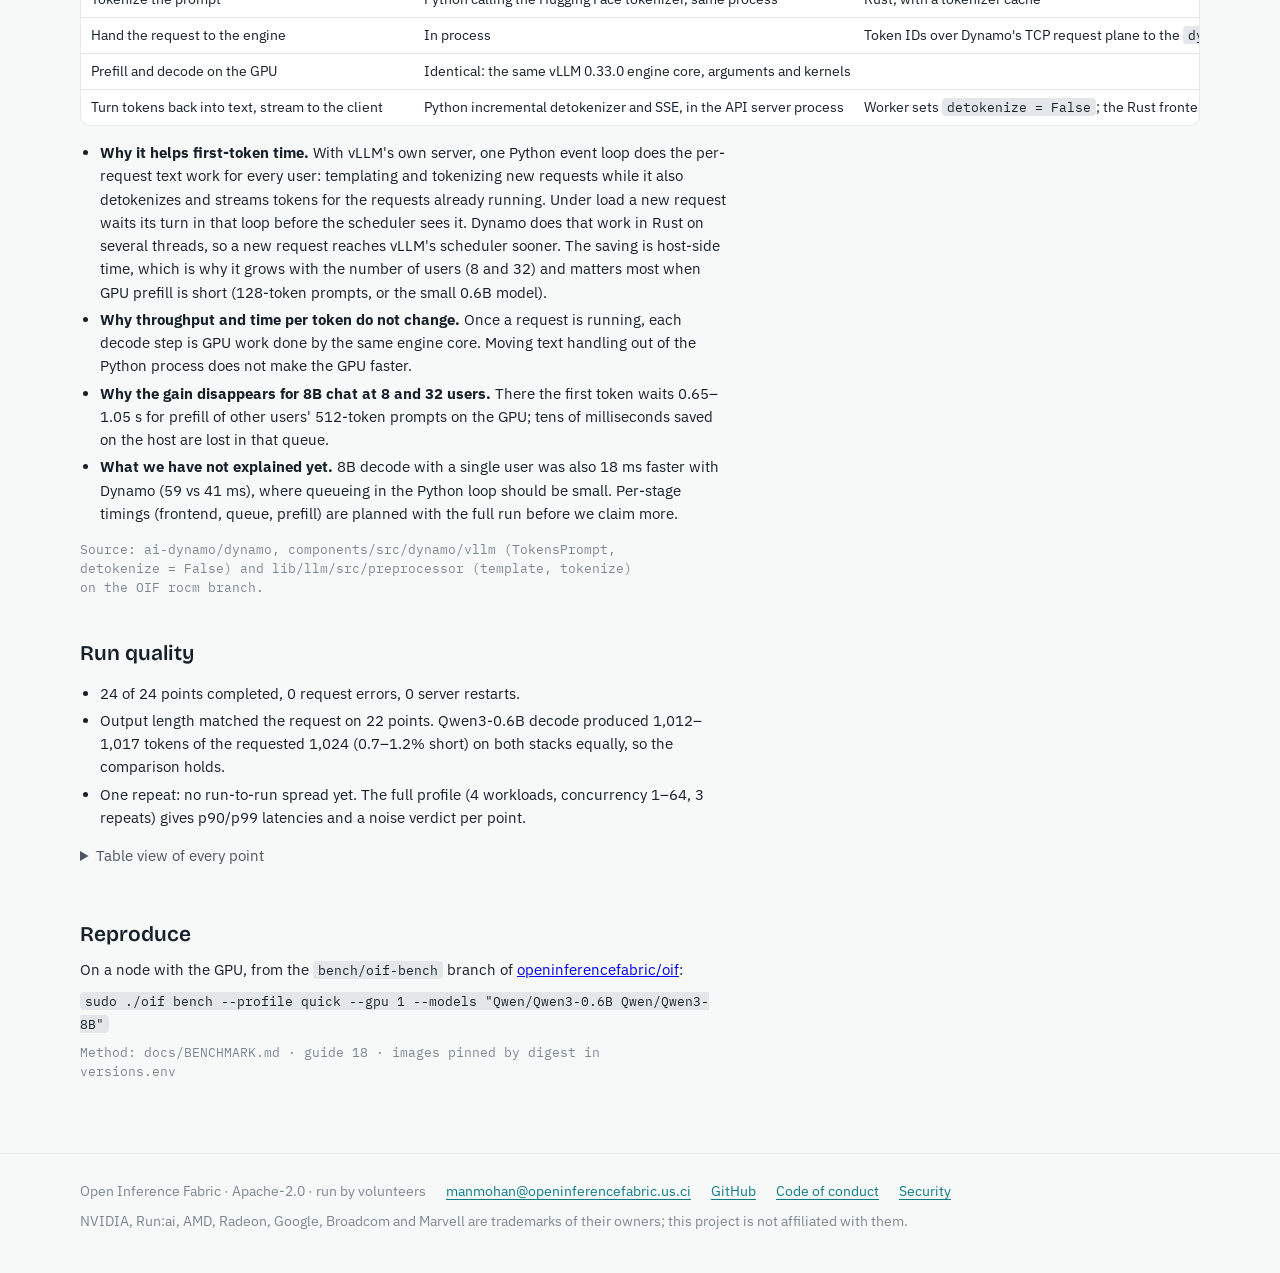
<file: benchmarks/w7900-dynamo-vs-vllm/index.html>
<!doctype html>
<html lang="en">
<head>
<meta charset="utf-8">
<meta name="viewport" content="width=device-width, initial-scale=1, viewport-fit=cover">
<title>W7900: Dynamo vs vLLM · Open Inference Fabric</title>
<meta name="description" content="Dynamo frontend plus vLLM worker against vLLM's own server, same vLLM 0.33.0 ROCm engine, on a Radeon PRO W7900.">
<meta property="og:title" content="Dynamo vs plain vLLM on the Radeon PRO W7900">
<meta property="og:description" content="Dynamo frontend plus vLLM worker against vLLM's own server, same vLLM 0.33.0 ROCm engine, on a Radeon PRO W7900.">
<meta property="og:url" content="https://openinferencefabric.us.ci/benchmarks/w7900-dynamo-vs-vllm/">
<meta property="og:image" content="https://openinferencefabric.github.io/img/oif-social-light-1280x640.png">
<link rel="canonical" href="https://openinferencefabric.us.ci/benchmarks/w7900-dynamo-vs-vllm/">
<link rel="icon" href="../../img/oif-icon-light-32.png" sizes="32x32">
<link rel="apple-touch-icon" href="../../img/oif-icon-light-180.png">
<link rel="preconnect" href="https://fonts.googleapis.com">
<link rel="preconnect" href="https://fonts.gstatic.com" crossorigin>
<link rel="stylesheet" href="https://fonts.googleapis.com/css2?family=Bricolage+Grotesque:opsz,wght@12..96,600;12..96,700&family=IBM+Plex+Mono:wght@400;500&family=IBM+Plex+Sans:wght@400;500;600&display=swap">
<link rel="stylesheet" href="../../site.css">
<style>
/* Layout: one reading column of findings, then a full-width chart grid (model rows x workload columns), then the tables. */
:root {
  --bg: #f7f8f8; --surface: #ffffff; --ink: #16202a; --ink2: #4a5560; --muted: #7b8792;
  --grid: #e3e7ea; --axis: #c3cad0; --ring: rgba(22,32,42,.10);
  --teal: #0e7c86; --saffron: #e39a2d; --m-ink: #16202a;
  --s1: #2a78d6; --s2: #eb6834;
  --good: #006300;
  --f-display: "Bricolage Grotesque", "Segoe UI", system-ui, sans-serif;
  --f-body: "IBM Plex Sans", "Segoe UI", system-ui, sans-serif;
  --f-mono: "IBM Plex Mono", ui-monospace, "Cascadia Mono", Consolas, monospace;
  --line: var(--grid); --display: var(--f-display); --body: var(--f-body); --mono: var(--f-mono);
}
@media (prefers-color-scheme: dark) { :root:not([data-theme="light"]) {
  --bg: #0f151b; --surface: #17202a; --ink: #e6ebee; --ink2: #b7c1c9; --muted: #8a96a0;
  --grid: #26313b; --axis: #3a4651; --ring: rgba(255,255,255,.09);
  --teal: #2ba7b1; --saffron: #f0ae48; --m-ink: #e6ebee; --s1: #3987e5; --s2: #d95926; --good: #0ca30c; color-scheme: dark } }
:root[data-theme="dark"] {
  --bg: #0f151b; --surface: #17202a; --ink: #e6ebee; --ink2: #b7c1c9; --muted: #8a96a0;
  --grid: #26313b; --axis: #3a4651; --ring: rgba(255,255,255,.09);
  --teal: #2ba7b1; --saffron: #f0ae48; --m-ink: #e6ebee; --s1: #3987e5; --s2: #d95926; --good: #0ca30c; color-scheme: dark }
* { box-sizing: border-box }
body { background: var(--bg); color: var(--ink); font: 15px/1.55 var(--f-body); margin: 0 }
.wrap { max-width: 1152px; margin: 0 auto; padding-block: 8px 40px;
  padding-left: max(16px, env(safe-area-inset-left, 0px)); padding-right: max(16px, env(safe-area-inset-right, 0px)) }
h1 { font: 700 clamp(26px, 4vw, 38px)/1.1 var(--f-display); margin: 6px 0 0; text-wrap: balance }
h2 { font: 600 21px/1.25 var(--f-display); margin: 44px 0 10px; text-wrap: balance }
h3 { font: 600 15px/1.3 var(--f-body); margin: 0 }
p { max-width: 70ch; margin: 8px 0 }
.lede { color: var(--ink2); font-size: 16px; max-width: 72ch }
.meta { font: 12.5px/1.5 var(--f-mono); color: var(--muted); margin-top: 6px }
.findings { display: grid; grid-template-columns: repeat(auto-fit, minmax(250px, 1fr)); gap: 12px; margin-top: 22px }
.finding { background: var(--surface); border: 1px solid var(--ring); border-radius: 10px; padding: 16px; min-width: 0 }
.finding .k { font: 500 12px/1.3 var(--f-body); text-transform: uppercase; letter-spacing: .06em; color: var(--muted) }
.finding .v { font: 700 30px/1.15 var(--f-display); margin: 6px 0 4px }
.finding p { font-size: 14px; color: var(--ink2); margin: 0 }
.tw { overflow-x: auto; background: var(--surface); border: 1px solid var(--ring); border-radius: 10px }
table { border-collapse: collapse; width: 100%; font-size: 13.5px; font-variant-numeric: tabular-nums }
th, td { text-align: left; padding: 7px 10px; border-bottom: 1px solid var(--grid); white-space: nowrap }
th { color: var(--ink2); font-weight: 600; font-size: 12.5px }
tr:last-child td { border-bottom: 0 }
td.num, th.num { text-align: right; font-family: var(--f-mono); font-size: 12.5px }
.ctl { display: flex; flex-wrap: wrap; gap: 8px; align-items: center; margin: 4px 0 12px }
.ctl button { font: 500 13.5px var(--f-body); color: var(--ink); background: var(--surface); border: 1px solid var(--axis);
  border-radius: 999px; padding: 6px 14px; cursor: pointer }
.ctl button[aria-pressed="true"] { background: var(--ink); color: var(--bg); border-color: var(--ink) }
.ctl button:focus-visible { outline: 2px solid var(--teal); outline-offset: 2px }
.legend { display: flex; gap: 18px; flex-wrap: wrap; font-size: 13.5px; color: var(--ink2); margin-left: auto }
.legend span { display: inline-flex; align-items: center; gap: 7px }
.grid { display: grid; grid-template-columns: repeat(auto-fit, minmax(min(100%, 420px), 1fr)); gap: 12px }
.panel { background: var(--surface); border: 1px solid var(--ring); border-radius: 10px; padding: 12px 12px 6px; position: relative; min-width: 0 }
.panel .sub { font-size: 12.5px; color: var(--muted); margin-top: 2px }
.panel svg { display: block; width: 100%; height: auto; margin-top: 6px }
.panel svg text { fill: var(--muted); font: 11px var(--f-mono) }
.panel svg .dl { fill: var(--ink2); font: 500 11px var(--f-mono) }
.tip { position: absolute; pointer-events: none; background: var(--surface); color: var(--ink); border: 1px solid var(--axis);
  border-radius: 8px; padding: 7px 9px; font: 12px/1.45 var(--f-mono); box-shadow: 0 4px 14px rgba(0,0,0,.14); z-index: 3; min-width: 170px }
.chip { display: inline-block; font: 500 12px/1 var(--f-body); padding: 4px 8px; border-radius: 999px; border: 1px solid var(--axis); color: var(--ink2) }
.chip.better { color: var(--good); border-color: currentColor }
ul { padding-left: 20px; max-width: 72ch } li { margin: 4px 0 }
code { font: 12.5px var(--f-mono); background: var(--grid); padding: 1px 5px; border-radius: 4px }
details summary { cursor: pointer; color: var(--ink2); margin: 10px 0 }
.two { display: grid; grid-template-columns: repeat(auto-fit, minmax(320px, 1fr)); gap: 12px; align-items: start }
.two > * { min-width: 0 }
@media (prefers-reduced-motion: no-preference) { .ctl button { transition: background .15s, color .15s } }
</style>
</head>
<body>
<!-- site-head -->
<header class="site-head"><div class="site-in">
    <a class="site-brand" href="../../" aria-label="Open Inference Fabric home"><svg class="wv" viewBox="0 0 132 100" aria-hidden="true"><rect class="wv-x wv-warp" x="26" y="12" width="15" height="76" rx="7.5" style="fill:var(--teal)"/><rect class="wv-x wv-warp s" x="54" y="12" width="15" height="76" rx="7.5" style="fill:var(--saffron)"/><g class="wv-x wv-weft"><rect x="8" y="27" width="76" height="21" style="fill:var(--bg)"/><rect x="8" y="30" width="76" height="15" rx="7.5" style="fill:var(--ink)"/></g><g class="wv-x wv-weft b"><rect x="8" y="53" width="76" height="21" style="fill:var(--bg)"/><rect x="8" y="56" width="76" height="15" rx="7.5" style="fill:var(--ink)"/></g><g class="wv-x wv-cross"><rect x="51" y="29" width="21" height="17" style="fill:var(--bg)"/><rect x="54" y="28" width="15" height="19" style="fill:var(--saffron)"/></g><g class="wv-x wv-cross b"><rect x="23" y="55" width="21" height="17" style="fill:var(--bg)"/><rect x="26" y="54" width="15" height="19" style="fill:var(--teal)"/></g><circle class="wv-x wv-tok r1 t1" cx="96" cy="37.5" r="7.5" style="fill:var(--ink)"/><circle class="wv-x wv-tok r1 t2" cx="113" cy="37.5" r="5" style="fill:var(--ink)"/><circle class="wv-x wv-tok r1 t3" cx="125" cy="37.5" r="3" style="fill:var(--ink)"/><circle class="wv-x wv-tok r2 t1" cx="96" cy="63.5" r="7.5" style="fill:var(--ink)"/><circle class="wv-x wv-tok r2 t2" cx="113" cy="63.5" r="5" style="fill:var(--ink)"/><circle class="wv-x wv-tok r2 t3" cx="125" cy="63.5" r="3" style="fill:var(--ink)"/></svg><b>open inference <span>fabric</span></b></a>
    <nav class="site-nav" aria-label="Main">
      <a href="../../#stack">The stack</a>
      <a href="../../#architecture">How it works</a>
      <a class="duo" href="../../#amd"><i></i>NVIDIA + AMD</a>
      <a href="../../roadmap/">Roadmap</a>
      <a href="../../upstream/">Upstream work</a>
      <a href="../../benchmarks/" aria-current="page">Benchmarks</a>
      <a href="../../code-map/">Code map</a>
      <a href="../../#contribute">Contribute</a>
      <a href="https://github.com/openinferencefabric/oif">GitHub ↗</a>
    </nav>
</div></header>
<!-- /site-head -->

<div class="wrap">
<p class="page-eyebrow">Benchmark · oif bench · 7 November 2026</p>
<h1>Dynamo vs plain vLLM on the Radeon PRO W7900</h1>
<p class="lede">Same vLLM 0.33.0 ROCm engine underneath, measured two ways on one GPU: vLLM's own OpenAI server, and NVIDIA Dynamo's frontend plus vLLM worker built by Open Inference Fabric for AMD GPUs. Quick profile, one repeat, 7 November 2026.</p>
<div class="meta">GPU Radeon PRO W7900 (gfx1100, 48 GB) · torch 2.13.0 + ROCm 10.0 · vLLM 0.33.0 · Dynamo 1.7.0 · AIPerf 0.13.0 · 24 of 24 points, 0 errors</div>

<div class="findings">
  <div class="finding"><div class="k">Output throughput</div><div class="v">±0.4%</div>
    <p>Dynamo matched vLLM at every point: from 0.0% to +0.4% on both models, both workloads, concurrency 1 to 32.</p></div>
  <div class="finding"><div class="k">Time per output token</div><div class="v">≤1.4%</div>
    <p>Generation speed per user was the same. The largest gap was 9.04 vs 9.17 ms (0.6B chat, 32 users).</p></div>
  <div class="finding"><div class="k">Time to first token</div><div class="v">up to −40%</div>
    <p>Dynamo returned the first token sooner when prompts are short or the model is small: 9 to 53 ms less at 8 and 32 users. No gain where prefill fills the GPU (8B, 512-token chat).</p></div>
</div>

<h2>What was compared</h2>
<div class="two">
  <div class="tw"><table>
    <thead><tr><th>Stack</th><th>Image</th><th>Server</th></tr></thead>
    <tbody>
      <tr><td>vLLM</td><td><code>vllm/vllm-openai-rocm:v0.33.0</code></td><td><code>vllm serve</code></td></tr>
      <tr><td>Dynamo + vLLM</td><td><code>ghcr.io/openinferencefabric/dynamo-vllm-rocm:d893564741-vllm0.33.0</code></td><td><code>dynamo.frontend</code> + <code>dynamo.vllm</code>, aggregated</td></tr>
    </tbody></table></div>
  <div>
    <p>The Dynamo image is built <b>from</b> the vLLM image, so the engine, PyTorch and ROCm are the same files. Both servers got the same engine arguments (<code>--max-model-len 8192 --gpu-memory-utilization 0.90 --max-num-seqs 256</code>), the same AIPerf prompts with a fixed seed, and exact output lengths (<code>ignore_eos</code>). One server ran at a time, and the GPU cooled below 60 °C before each point. Plain containers, no Kubernetes in the request path.</p>
  </div>
</div>

<h2>Curves by concurrency</h2>
<div class="ctl" role="group" aria-label="Metric">
  <button type="button" id="m-tput" data-m="tput" aria-pressed="true">Output throughput</button>
  <button type="button" id="m-ttft" data-m="ttft" aria-pressed="false">Time to first token</button>
  <button type="button" id="m-tpot" data-m="tpot" aria-pressed="false">Time per output token</button>
  <button type="button" id="m-tpj" data-m="tpj" aria-pressed="false">Tokens per joule</button>
  <div class="legend" aria-hidden="true">
    <span><svg width="28" height="10"><line x1="1" y1="5" x2="27" y2="5" stroke="var(--s1)" stroke-width="2"/></svg>vLLM</span>
    <span><svg width="28" height="10"><line x1="1" y1="5" x2="27" y2="5" stroke="var(--s2)" stroke-width="2" stroke-dasharray="6 4"/></svg>Dynamo + vLLM</span>
  </div>
</div>
<div class="grid" id="charts"></div>

<h2>Dynamo against vLLM at every point</h2>
<p>Positive throughput means Dynamo served more tokens per second. Negative TTFT or TPOT means Dynamo was faster. With one repeat there is no measured noise band, so differences under about 2% read as equal.</p>
<div class="tw" id="dtable"></div>

<h2>Start-up, memory and power</h2>
<div class="tw"><table>
  <thead><tr><th>Model</th><th>Stack</th><th class="num">Ready in</th><th class="num">VRAM after start</th><th class="num">Run time (6 points)</th><th class="num">GPU power under load</th></tr></thead>
  <tbody>
    <tr><td>Qwen3-0.6B</td><td>vLLM</td><td class="num">157 s</td><td class="num">39.1 GB</td><td class="num">10 min 17 s</td><td class="num">197–239 W</td></tr>
    <tr><td>Qwen3-0.6B</td><td>Dynamo + vLLM</td><td class="num">160 s</td><td class="num">39.1 GB</td><td class="num">11 min 14 s</td><td class="num">202–240 W</td></tr>
    <tr><td>Qwen3-8B</td><td>vLLM</td><td class="num">167 s</td><td class="num">37.4 GB</td><td class="num">15 min 27 s</td><td class="num">240 W</td></tr>
    <tr><td>Qwen3-8B</td><td>Dynamo + vLLM</td><td class="num">166 s</td><td class="num">37.4 GB</td><td class="num">15 min 24 s</td><td class="num">239–240 W</td></tr>
  </tbody></table></div>
<p>VRAM is the same because vLLM reserves 90% of the GPU for weights and KV cache in both cases. Run time includes start-up, warm-ups and cool-down waits, so the 57 s difference on 0.6B is not a speed result. The 8B model keeps the GPU at its 240 W limit at every concurrency; GPU busy was 97–100% throughout.</p>

<h2>Reading the results</h2>
<ul>
  <li><b>Dynamo adds no measurable cost to generation on one GPU.</b> Throughput and time per output token stayed within 1.4% at all 12 paired points.</li>
  <li><b>The first-token gain is consistent.</b> It shows up at 8 and 32 users for both models on short prompts, and for 0.6B on 512-token prompts. The next section explains where it comes from.</li>
  <li><b>Where prefill dominates, both are equal.</b> Qwen3-8B with 512-token prompts at 8 and 32 users waits 0.65 to 1.05 s for the first token on both stacks: the GPU itself is the queue.</li>
  <li><b>What this test does not cover.</b> Dynamo's main features (KV-aware routing across workers, prefill/decode disaggregation, the planner) need several GPUs. This run only answers whether the Dynamo layer costs anything on one card.</li>
</ul>

<h2>Why Dynamo gets the first token out sooner</h2>
<p>Nothing in Open Inference Fabric's ROCm build changes how Dynamo handles a request: the build only packages Dynamo for AMD GPUs. The gain comes from how Dynamo divides the work around the same vLLM engine. Both stacks run vLLM's engine core (scheduler and GPU work) in its own process; what differs is the work done before a request reaches it and after tokens leave it.</p>
<div class="tw"><table>
  <thead><tr><th>Step for every request</th><th>vLLM's own server</th><th>Dynamo + vLLM</th></tr></thead>
  <tbody>
    <tr><td>Accept the HTTP request, parse the OpenAI JSON</td><td>Python (FastAPI) in vLLM's API server process</td><td>Rust frontend (<code>dynamo.frontend</code>), multithreaded</td></tr>
    <tr><td>Apply the chat template</td><td>Python, in that same process</td><td>Rust (Dynamo preprocessor)</td></tr>
    <tr><td>Tokenize the prompt</td><td>Python calling the Hugging Face tokenizer, same process</td><td>Rust, with a tokenizer cache</td></tr>
    <tr><td>Hand the request to the engine</td><td>In process</td><td>Token IDs over Dynamo's TCP request plane to the <code>dynamo.vllm</code> worker, which passes them to vLLM as a <code>TokensPrompt</code></td></tr>
    <tr><td>Prefill and decode on the GPU</td><td colspan="2">Identical: the same vLLM 0.33.0 engine core, arguments and kernels</td></tr>
    <tr><td>Turn tokens back into text, stream to the client</td><td>Python incremental detokenizer and SSE, in the API server process</td><td>Worker sets <code>detokenize = False</code>; the Rust frontend detokenizes and streams</td></tr>
  </tbody></table></div>
<ul>
  <li><b>Why it helps first-token time.</b> With vLLM's own server, one Python event loop does the per-request text work for every user: templating and tokenizing new requests while it also detokenizes and streams tokens for the requests already running. Under load a new request waits its turn in that loop before the scheduler sees it. Dynamo does that work in Rust on several threads, so a new request reaches vLLM's scheduler sooner. The saving is host-side time, which is why it grows with the number of users (8 and 32) and matters most when GPU prefill is short (128-token prompts, or the small 0.6B model).</li>
  <li><b>Why throughput and time per token do not change.</b> Once a request is running, each decode step is GPU work done by the same engine core. Moving text handling out of the Python process does not make the GPU faster.</li>
  <li><b>Why the gain disappears for 8B chat at 8 and 32 users.</b> There the first token waits 0.65–1.05 s for prefill of other users' 512-token prompts on the GPU; tens of milliseconds saved on the host are lost in that queue.</li>
  <li><b>What we have not explained yet.</b> 8B decode with a single user was also 18 ms faster with Dynamo (59 vs 41 ms), where queueing in the Python loop should be small. Per-stage timings (frontend, queue, prefill) are planned with the full run before we claim more.</li>
</ul>
<p class="meta">Source: ai-dynamo/dynamo, components/src/dynamo/vllm (TokensPrompt, detokenize = False) and lib/llm/src/preprocessor (template, tokenize) on the OIF rocm branch.</p>

<h2>Run quality</h2>
<ul>
  <li>24 of 24 points completed, 0 request errors, 0 server restarts.</li>
  <li>Output length matched the request on 22 points. Qwen3-0.6B decode produced 1,012–1,017 tokens of the requested 1,024 (0.7–1.2% short) on both stacks equally, so the comparison holds.</li>
  <li>One repeat: no run-to-run spread yet. The full profile (4 workloads, concurrency 1–64, 3 repeats) gives p90/p99 latencies and a noise verdict per point.</li>
</ul>

<details><summary>Table view of every point</summary><div class="tw" id="rawtable"></div></details>

<h2>Reproduce</h2>
<p>On a node with the GPU, from the <code>bench/oif-bench</code> branch of <a href="https://github.com/openinferencefabric/oif">openinferencefabric/oif</a>:</p>
<p><code>sudo ./oif bench --profile quick --gpu 1 --models "Qwen/Qwen3-0.6B Qwen/Qwen3-8B"</code></p>
<p class="meta">Method: docs/BENCHMARK.md · guide 18 · images pinned by digest in versions.env</p>
</div>

<!-- site-foot -->
<footer class="site-foot"><div class="site-in">
    <span>Open Inference Fabric · Apache-2.0 · run by volunteers</span>
    <a href="mailto:manmohan@openinferencefabric.us.ci">manmohan@openinferencefabric.us.ci</a>
    <a href="https://github.com/openinferencefabric">GitHub</a>
    <a href="https://github.com/openinferencefabric/oif/blob/main/CODE_OF_CONDUCT.md">Code of conduct</a>
    <a href="https://github.com/openinferencefabric/oif/blob/main/docs/SECURITY.md">Security</a>
    <span class="tm">NVIDIA, Run:ai, AMD, Radeon, Google, Broadcom and Marvell are trademarks of their owners; this project is not affiliated with them.</span>
</div></footer>
<!-- /site-foot -->

<script>
const R = [
 // model, workload, isl, osl, c, stack, tput, ttft, tpot, osl_avg, gpu, watts
 ["Qwen3-0.6B","chat",512,256,1,"vllm",234.6,31.93,4.13,256.0,97.5,196.5],
 ["Qwen3-0.6B","chat",512,256,8,"vllm",1313.5,61.58,5.79,255.9,97.6,236.9],
 ["Qwen3-0.6B","chat",512,256,32,"vllm",3379.1,107.58,9.04,255.9,97.5,236.9],
 ["Qwen3-0.6B","decode",128,1024,1,"vllm",232.2,28.46,4.25,1011.9,98.4,208.9],
 ["Qwen3-0.6B","decode",128,1024,8,"vllm",1353.0,51.24,5.84,1016.3,99.2,238.7],
 ["Qwen3-0.6B","decode",128,1024,32,"vllm",3502.8,95.5,9.02,1015.7,98.9,239.1],
 ["Qwen3-0.6B","chat",512,256,1,"dynamo",234.9,31.04,4.13,256.0,97.4,202.1],
 ["Qwen3-0.6B","chat",512,256,8,"dynamo",1313.6,48.75,5.83,255.9,98.0,237.7],
 ["Qwen3-0.6B","chat",512,256,32,"dynamo",3391.5,65.12,9.17,255.9,98.4,238.7],
 ["Qwen3-0.6B","decode",128,1024,1,"dynamo",232.8,26.09,4.24,1011.9,99.0,212.2],
 ["Qwen3-0.6B","decode",128,1024,8,"dynamo",1354.0,42.61,5.86,1017.3,98.6,237.7],
 ["Qwen3-0.6B","decode",128,1024,32,"dynamo",3505.6,64.37,9.03,1014.4,99.2,239.5],
 ["Qwen3-8B","chat",512,256,1,"vllm",41.0,139.02,23.91,256.0,99.3,239.8],
 ["Qwen3-8B","chat",512,256,8,"vllm",239.6,654.04,30.78,255.9,99.5,240.0],
 ["Qwen3-8B","chat",512,256,32,"vllm",657.5,1027.4,45.02,256.0,99.4,239.7],
 ["Qwen3-8B","decode",128,1024,1,"vllm",41.6,59.06,23.97,1024.0,99.7,240.2],
 ["Qwen3-8B","decode",128,1024,8,"vllm",266.9,111.72,29.88,1024.0,99.4,239.7],
 ["Qwen3-8B","decode",128,1024,32,"vllm",806.5,222.38,39.47,1023.9,99.6,240.0],
 ["Qwen3-8B","chat",512,256,1,"dynamo",41.0,138.13,23.92,256.0,99.4,240.0],
 ["Qwen3-8B","chat",512,256,8,"dynamo",240.0,652.88,30.76,256.0,99.8,240.4],
 ["Qwen3-8B","chat",512,256,32,"dynamo",659.1,1045.61,44.63,256.0,99.1,239.0],
 ["Qwen3-8B","decode",128,1024,1,"dynamo",41.6,41.42,23.99,1024.0,99.6,239.9],
 ["Qwen3-8B","decode",128,1024,8,"dynamo",267.3,85.34,29.85,1024.0,99.5,239.9],
 ["Qwen3-8B","decode",128,1024,32,"dynamo",809.9,169.03,39.35,1023.9,99.6,240.1]
].map(r => ({model:r[0], wl:r[1], isl:r[2], osl:r[3], c:r[4], stack:r[5], tput:r[6], ttft:r[7], tpot:r[8], oslAvg:r[9], gpu:r[10], w:r[11], tpj:r[6]/r[11]}));
const MODELS = ["Qwen3-0.6B","Qwen3-8B"], WLS = ["chat","decode"], C = [1,8,32];
const STACKS = [{k:"vllm", n:"vLLM", col:"var(--s1)", dash:""}, {k:"dynamo", n:"Dynamo + vLLM", col:"var(--s2)", dash:"6 4"}];
const MET = {tput:["Output throughput","tokens/s"], ttft:["Time to first token, p50","ms"], tpot:["Time per output token, p50","ms"], tpj:["Output tokens per joule","tok/J"]};
const $ = id => document.getElementById(id);
const get = (m, w, s, c) => R.find(r => r.model === m && r.wl === w && r.stack === s && r.c === c);
const fmt = v => v == null ? "–" : v === 0 ? "0" : (Math.abs(v) >= 1000 ? Math.round(v).toLocaleString("en-US") : Math.abs(v) >= 100 ? v.toFixed(0) : Math.abs(v) >= 10 ? v.toFixed(1) : v.toFixed(2));
function niceMax(v) { const e = Math.pow(10, Math.floor(Math.log10(v))); for (const m of [1, 1.5, 2, 2.5, 3, 4, 5, 6, 8, 10]) if (m * e >= v) return m * e; return 10 * e; }
let metric = "tput";
function draw() {
  const [label, unit] = MET[metric]; let html = "";
  for (const m of MODELS) for (const w of WLS) {
    const ex = get(m, w, "vllm", 1);
    const vals = R.filter(r => r.model === m && r.wl === w).map(r => r[metric]);
    const ymax = niceMax(Math.max(...vals) * 1.08);
    const W = 440, H = 220, L = 50, Rr = 112, T = 14, B = 26;
    const x = i => L + i * (W - L - Rr) / (C.length - 1), y = v => T + (H - T - B) * (1 - v / ymax);
    let g = "";
    for (let i = 0; i <= 4; i++) { const v = ymax * i / 4; g += `<line x1="${L}" x2="${W - Rr}" y1="${y(v)}" y2="${y(v)}" stroke="var(--grid)" stroke-width="1"/><text x="${L - 6}" y="${y(v) + 4}" text-anchor="end">${fmt(v)}</text>`; }
    C.forEach((c, i) => g += `<text x="${x(i)}" y="${H - 8}" text-anchor="middle">${c}</text>`);
    g += `<line x1="${L}" x2="${W - Rr}" y1="${y(0)}" y2="${y(0)}" stroke="var(--axis)"/>`;
    const ends = [];
    for (const s of STACKS) {
      const pts = C.map((c, i) => [x(i), y(get(m, w, s.k, c)[metric])]);
      g += `<polyline fill="none" stroke="${s.col}" stroke-width="2" stroke-linejoin="round" stroke-dasharray="${s.dash}" points="${pts.map(p => p.join(",")).join(" ")}"/>`;
      g += pts.map(p => `<circle cx="${p[0]}" cy="${p[1]}" r="4" fill="${s.col}" stroke="var(--surface)" stroke-width="2"/>`).join("");
      ends.push({y: pts[pts.length - 1][1], v: get(m, w, s.k, 32)[metric], n: s.k === "vllm" ? "vLLM" : "Dynamo"});
    }
    ends.sort((a, b) => a.y - b.y); if (ends[1].y - ends[0].y < 14) { const mid = (ends[0].y + ends[1].y) / 2; ends[0].y = mid - 7; ends[1].y = mid + 8; }
    ends.forEach(e => g += `<text class="dl" x="${W - Rr + 6}" y="${e.y + 4}">${e.n} ${fmt(e.v)}</text>`);
    g += `<line class="cross" x1="0" x2="0" y1="${T}" y2="${H - B}" stroke="var(--axis)" visibility="hidden"/><rect class="hit" x="${L - 20}" y="0" width="${W - L - Rr + 40}" height="${H}" fill="transparent"/>`;
    html += `<div class="panel" data-m="${m}" data-w="${w}"><h3>${m} · ${w}</h3><div class="sub">${ex.isl} in / ${ex.osl} out tokens · ${label} (${unit}) by concurrent users</div>
      <svg viewBox="0 0 ${W} ${H}" role="img" aria-label="${label} for ${m} ${w}">${g}</svg><div class="tip" hidden></div></div>`;
  }
  $("charts").innerHTML = html;
  document.querySelectorAll(".panel").forEach(pn => {
    const svg = pn.querySelector("svg"), tip = pn.querySelector(".tip"), cross = pn.querySelector(".cross"), m = pn.dataset.m, w = pn.dataset.w;
    const W = 440, L = 50, Rr = 112;
    svg.addEventListener("mousemove", e => {
      const r = svg.getBoundingClientRect(), vx = (e.clientX - r.left) * W / r.width;
      const i = Math.max(0, Math.min(C.length - 1, Math.round((vx - L) / ((W - L - Rr) / (C.length - 1))))), xx = L + i * (W - L - Rr) / (C.length - 1);
      cross.setAttribute("x1", xx); cross.setAttribute("x2", xx); cross.setAttribute("visibility", "visible");
      const a = get(m, w, "vllm", C[i]), b = get(m, w, "dynamo", C[i]);
      tip.innerHTML = `<b>${C[i]} concurrent users</b><br><span style="color:var(--s1)">■</span> vLLM ${fmt(a[metric])} ${unit}<br><span style="color:var(--s2)">■</span> Dynamo ${fmt(b[metric])} ${unit}`;
      tip.hidden = false; const pr = pn.getBoundingClientRect();
      tip.style.left = Math.min(e.clientX - pr.left + 12, pr.width - 185) + "px"; tip.style.top = (e.clientY - pr.top + 14) + "px";
    });
    svg.addEventListener("mouseleave", () => { tip.hidden = true; cross.setAttribute("visibility", "hidden"); });
  });
}
document.querySelectorAll(".ctl button").forEach(b => b.addEventListener("click", () => {
  metric = b.dataset.m; document.querySelectorAll(".ctl button").forEach(x => x.setAttribute("aria-pressed", x === b)); draw();
}));
draw();
const pct = (a, b) => (b - a) / a * 100, sg = (v, d = 1) => (v > 0 ? "+" : v < 0 ? "−" : "") + Math.abs(v).toFixed(d);
let rows = "";
for (const m of MODELS) for (const w of WLS) for (const c of C) {
  const a = get(m, w, "vllm", c), b = get(m, w, "dynamo", c);
  const dT = pct(a.tput, b.tput), dF = b.ttft - a.ttft, dFp = pct(a.ttft, b.ttft), dP = pct(a.tpot, b.tpot);
  const reading = dFp <= -10 ? `<span class="chip better">Faster first token</span>` : `<span class="chip">Same</span>`;
  rows += `<tr><td>${m}</td><td>${w}</td><td class="num">${c}</td><td class="num">${fmt(a.tput)}</td><td class="num">${fmt(b.tput)}</td><td class="num">${sg(dT)}%</td>
    <td class="num">${fmt(a.ttft)}</td><td class="num">${fmt(b.ttft)}</td><td class="num">${sg(dF)} ms (${sg(dFp, Math.abs(dFp) < 1 ? 1 : 0)}%)</td><td class="num">${sg(dP)}%</td><td>${reading}</td></tr>`;
}
$("dtable").innerHTML = `<table><thead><tr><th>Model</th><th>Workload</th><th class="num">Users</th><th class="num">vLLM tok/s</th><th class="num">Dynamo tok/s</th><th class="num">Δ throughput</th><th class="num">vLLM TTFT ms</th><th class="num">Dynamo TTFT ms</th><th class="num">Δ TTFT</th><th class="num">Δ TPOT</th><th>Reading</th></tr></thead><tbody>${rows}</tbody></table>`;
$("rawtable").innerHTML = `<table><thead><tr><th>Model</th><th>Workload</th><th class="num">Users</th><th>Stack</th><th class="num">tok/s</th><th class="num">TTFT p50 ms</th><th class="num">TPOT p50 ms</th><th class="num">Speed per user tok/s</th><th class="num">Output tokens</th><th class="num">GPU busy %</th><th class="num">Power W</th><th class="num">tok/J</th></tr></thead><tbody>` +
  R.map(r => `<tr><td>${r.model}</td><td>${r.wl}</td><td class="num">${r.c}</td><td>${r.stack === "vllm" ? "vLLM" : "Dynamo + vLLM"}</td><td class="num">${fmt(r.tput)}</td><td class="num">${fmt(r.ttft)}</td><td class="num">${fmt(r.tpot)}</td><td class="num">${fmt(1000 / r.tpot)}</td><td class="num">${r.oslAvg.toFixed(1)}</td><td class="num">${r.gpu}</td><td class="num">${r.w}</td><td class="num">${r.tpj.toFixed(2)}</td></tr>`).join("") + `</tbody></table>`;
</script>
</body>
</html>
</file>
<file: site.css>
/* Shared header and footer of every page (written into each page by scripts/site_chrome.py).
   Uses the tokens every page defines: --bg, --ink, --muted, --line, --teal, --saffron, --display, --body, --mono. */
.site-head, .site-foot { padding-left: max(20px, env(safe-area-inset-left)); padding-right: max(20px, env(safe-area-inset-right)); }
.site-in { max-width: 1120px; margin: 0 auto; }
.site-head .site-in { display: flex; align-items: center; gap: 14px 24px; padding-block: 20px; flex-wrap: wrap; }
.site-brand { display: flex; align-items: center; gap: 12px; color: var(--ink); text-decoration: none; flex: none; }
.site-brand svg { width: 52px; height: 40px; flex: none; }
.site-brand b { font: 700 20px/1 var(--display); letter-spacing: -0.01em; }
.site-brand b span { color: var(--teal); }
.site-nav { margin-left: auto; display: flex; gap: 8px; flex-wrap: wrap; justify-content: flex-end; }
.site-nav a {
  display: inline-flex; align-items: center; gap: 7px; padding: 5px 13px; border: 1px solid var(--line); border-radius: 999px;
  color: var(--ink); text-decoration: none; font: 500 14px/1.2 var(--body); white-space: nowrap;
  transition: border-color .15s, color .15s;
}
.site-nav a:hover { border-color: var(--teal); color: var(--teal); }
.site-nav a[aria-current="page"] { background: var(--ink); border-color: var(--ink); color: var(--bg); }
.site-nav a:focus-visible { outline: 2px solid var(--saffron); outline-offset: 2px; }
/* NVIDIA + AMD: the logo's two strands, teal and saffron, as the tab's border and mark */
.site-nav a.duo {
  border: 1.5px solid transparent;
  background: linear-gradient(var(--bg), var(--bg)) padding-box, linear-gradient(90deg, var(--teal), var(--saffron)) border-box;
}
.site-nav a.duo:hover { color: var(--ink); background: linear-gradient(color-mix(in srgb, var(--teal) 8%, var(--bg)), color-mix(in srgb, var(--saffron) 10%, var(--bg))) padding-box, linear-gradient(90deg, var(--teal), var(--saffron)) border-box; }
.site-nav a.duo i { display: inline-flex; gap: 3px; }
.site-nav a.duo i::before, .site-nav a.duo i::after { content: ""; width: 4px; height: 13px; border-radius: 2px; background: var(--teal); }
.site-nav a.duo i::after { background: var(--saffron); }
.site-foot { border-top: 1px solid var(--line); margin-top: 24px; }
.site-foot .site-in { padding-block: 26px 40px; color: var(--muted); font: 14px/1.6 var(--body); display: flex; flex-wrap: wrap; gap: 8px 20px; }
.site-foot a { color: var(--teal); text-underline-offset: 3px; }
.site-foot .tm { flex-basis: 100%; }
@media (max-width: 820px) {
  .site-nav { margin-left: 0; justify-content: flex-start; flex-wrap: nowrap; overflow-x: auto; width: 100%; padding-bottom: 4px; scrollbar-width: none; }
  .site-nav::-webkit-scrollbar { display: none; }
}
.page-eyebrow { font: 500 13px/1 var(--mono); letter-spacing: 0.08em; text-transform: uppercase; color: var(--teal); margin: 0 0 12px; }
/* The animated mark (brand/make_animated_mark.py in the oif repo): threads drop in, the ink weaves them, the crossings
   lock, tokens leave the cloth; .wv-loop keeps the tokens flowing. Still with prefers-reduced-motion. */
.wv .wv-x { transform-box: fill-box; }
.wv .wv-warp { transform-origin: 50% 0; animation: wv-drop .55s cubic-bezier(.2,.8,.2,1) both; }
.wv .wv-warp.s { transform-origin: 50% 100%; animation-delay: .12s; }
.wv .wv-weft { transform-origin: 0 50%; animation: wv-weave .6s cubic-bezier(.3,.7,.2,1) .5s both; }
.wv .wv-weft.b { animation-delay: .68s; }
.wv .wv-cross { transform-origin: 50% 50%; animation: wv-lock .3s cubic-bezier(.2,1.6,.4,1) 1.15s both; }
.wv .wv-cross.b { animation-delay: 1.27s; }
.wv .wv-tok { transform-origin: 50% 50%; animation: wv-out .45s cubic-bezier(.2,.8,.2,1) both; }
.wv .t1 { animation-delay: 1.45s; } .wv .t2 { animation-delay: 1.58s; } .wv .t3 { animation-delay: 1.71s; }
.wv .r2.t1 { animation-delay: 1.52s; } .wv .r2.t2 { animation-delay: 1.65s; } .wv .r2.t3 { animation-delay: 1.78s; }
.wv.wv-loop .wv-tok { animation-name: wv-out, wv-flow; animation-duration: .45s, 2.4s; animation-iteration-count: 1, infinite; animation-timing-function: cubic-bezier(.2,.8,.2,1), ease-in-out; animation-fill-mode: both, none; }
.wv.wv-loop .t1 { animation-delay: 1.45s, 2.6s; } .wv.wv-loop .t2 { animation-delay: 1.58s, 2.8s; } .wv.wv-loop .t3 { animation-delay: 1.71s, 3s; }
.wv.wv-loop .r2.t1 { animation-delay: 1.52s, 2.7s; } .wv.wv-loop .r2.t2 { animation-delay: 1.65s, 2.9s; } .wv.wv-loop .r2.t3 { animation-delay: 1.78s, 3.1s; }
@keyframes wv-drop { from { transform: scaleY(0); } to { transform: none; } }
@keyframes wv-weave { from { transform: scaleX(0); } to { transform: none; } }
@keyframes wv-lock { from { transform: scale(.4); opacity: 0; } to { transform: none; opacity: 1; } }
@keyframes wv-out { from { transform: translateX(-14px) scale(.3); opacity: 0; } to { transform: none; opacity: 1; } }
@keyframes wv-flow { 0%, 55%, 100% { transform: none; } 25% { transform: translateX(2px) scale(1.14); } }
@media (prefers-reduced-motion: reduce) { .wv .wv-x { animation: none !important; } }
</file>
